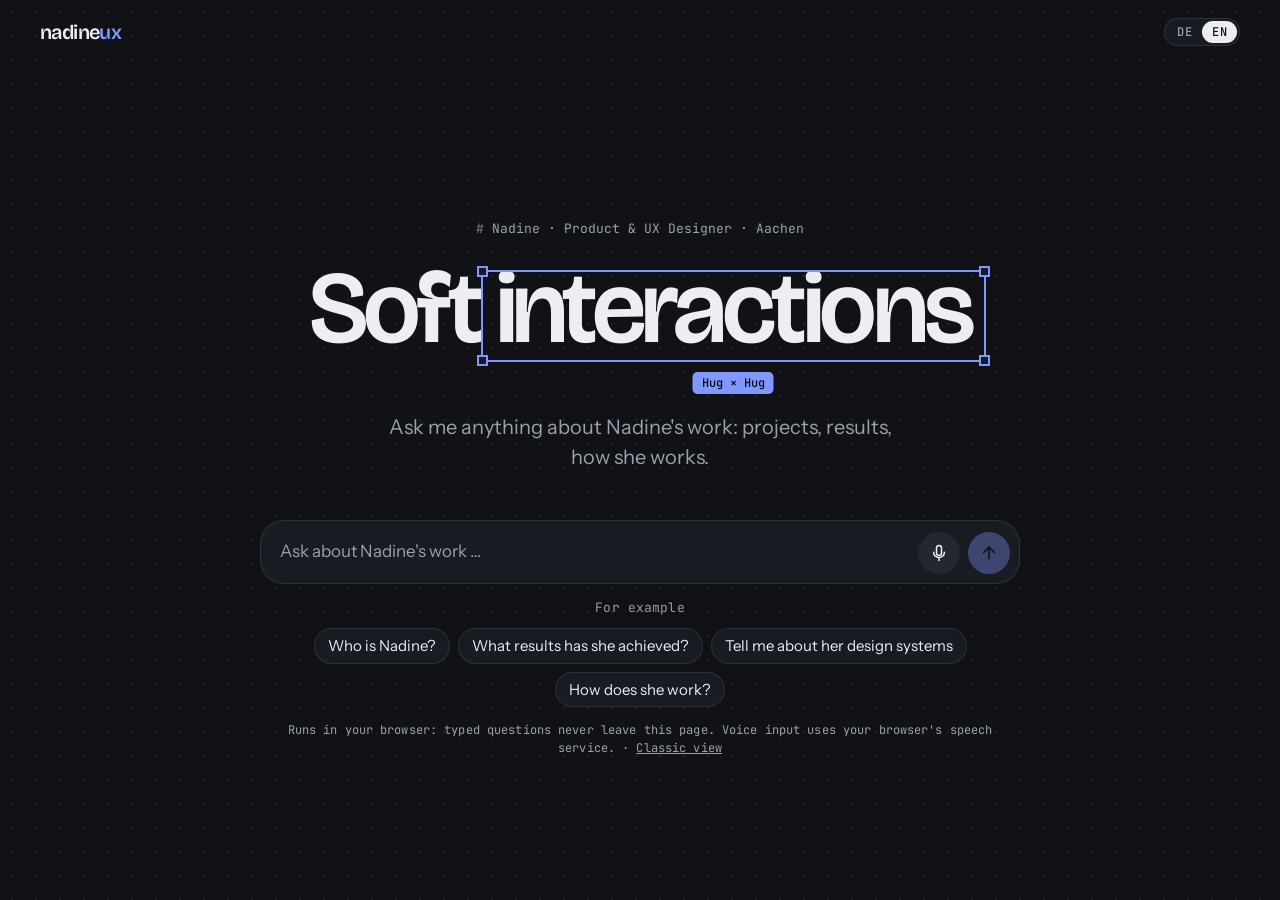
<file: index.html>
<!doctype html>
<html lang="en">
<head>
  <meta charset="utf-8">
  <meta name="viewport" content="width=device-width, initial-scale=1, viewport-fit=cover, interactive-widget=resizes-content">
  <title>Soft Interactions</title>
  <meta name="description" content="Nadine, Product & UX Designer in Aachen. Ask about her work, projects and results in a small chat that runs in your browser.">
  <meta property="og:title" content="Soft Interactions · Nadine, Product & UX Designer">
  <meta property="og:description" content="Ask about Nadine's work: projects, results and how she works. In German or English.">
  <meta property="og:type" content="website">
  <meta property="og:url" content="https://nadineux.com/">
  <meta name="theme-color" content="#101216">
  <link rel="icon" href="assets/favicon.svg" type="image/svg+xml">
  <link rel="preconnect" href="https://fonts.googleapis.com">
  <link rel="preconnect" href="https://fonts.gstatic.com" crossorigin>
  <link rel="stylesheet" href="https://fonts.googleapis.com/css2?family=Bricolage+Grotesque:opsz,wght@12..96,400..700&family=Instrument+Sans:wght@400;500;600&family=JetBrains+Mono:wght@400;500&display=swap">
  <link rel="stylesheet" href="assets/style.css">
</head>
<body class="chat-page">
  <div class="chat-app">
    <header class="chat-header">
      <a class="logo" href="./" aria-label="Nadine UX, home">nadine<span>ux</span></a>
      <div class="chat-controls">
        <button class="chat-reset" type="button">New chat</button>
        <div class="lang-toggle" role="group" aria-label="Language">
          <button type="button" data-lang-btn="de" aria-pressed="false">DE</button>
          <button type="button" data-lang-btn="en" aria-pressed="true">EN</button>
        </div>
      </div>
    </header>

    <main class="chat-main">
      <section class="chat-hero">
        <span class="frame-label">Nadine · Product &amp; UX Designer · Aachen</span>
        <h1>Soft <span class="sel">interactions<span class="sel-box" aria-hidden="true"><i></i><i></i><i></i><i></i><b class="sel-dim">Hug × Hug</b></span></span></h1>
        <p class="chat-lede">Ask me anything about Nadine's work: projects, results, how she works.</p>
      </section>
      <div class="chat-log" role="log" aria-live="polite" aria-relevant="additions"></div>
    </main>

    <div class="chat-dock">
      <form class="composer" autocomplete="off">
        <span class="composer-handles" aria-hidden="true"><i></i><i></i><i></i><i></i></span>
        <label class="visually-hidden" for="chat-input">Your question</label>
        <textarea id="chat-input" rows="1" placeholder="Ask about Nadine's work …"></textarea>
        <button class="composer-mic" type="button" aria-label="Ask by voice">
          <svg viewBox="0 0 24 24" width="20" height="20" aria-hidden="true"><path d="M12 15a3 3 0 0 0 3-3V6a3 3 0 1 0-6 0v6a3 3 0 0 0 3 3Z" fill="none" stroke="currentColor" stroke-width="1.8"/><path d="M5.5 11a6.5 6.5 0 0 0 13 0M12 17.5V21" fill="none" stroke="currentColor" stroke-width="1.8" stroke-linecap="round"/></svg>
        </button>
        <button class="composer-send" type="submit" aria-label="Send" disabled>
          <svg viewBox="0 0 24 24" width="20" height="20" aria-hidden="true"><path d="M12 19V5M5.5 11.5 12 5l6.5 6.5" fill="none" stroke="currentColor" stroke-width="2" stroke-linecap="round" stroke-linejoin="round"/></svg>
        </button>
      </form>
      <div class="starters">
        <span class="starters-label mono">For example</span>
        <div class="starters-chips q-chips"></div>
      </div>
      <p class="privacy mono"><span class="privacy-text">Runs in your browser: typed questions never leave this page.</span> · <a class="classic-link" href="classic.html">Classic view</a></p>
    </div>
    <div class="chat-spacer" aria-hidden="true"></div>
  </div>

  <script src="assets/kb.js" defer></script>
  <script src="assets/chat.js" defer></script>
  <script src="assets/main.js" defer></script>
</body>
</html>
</file>
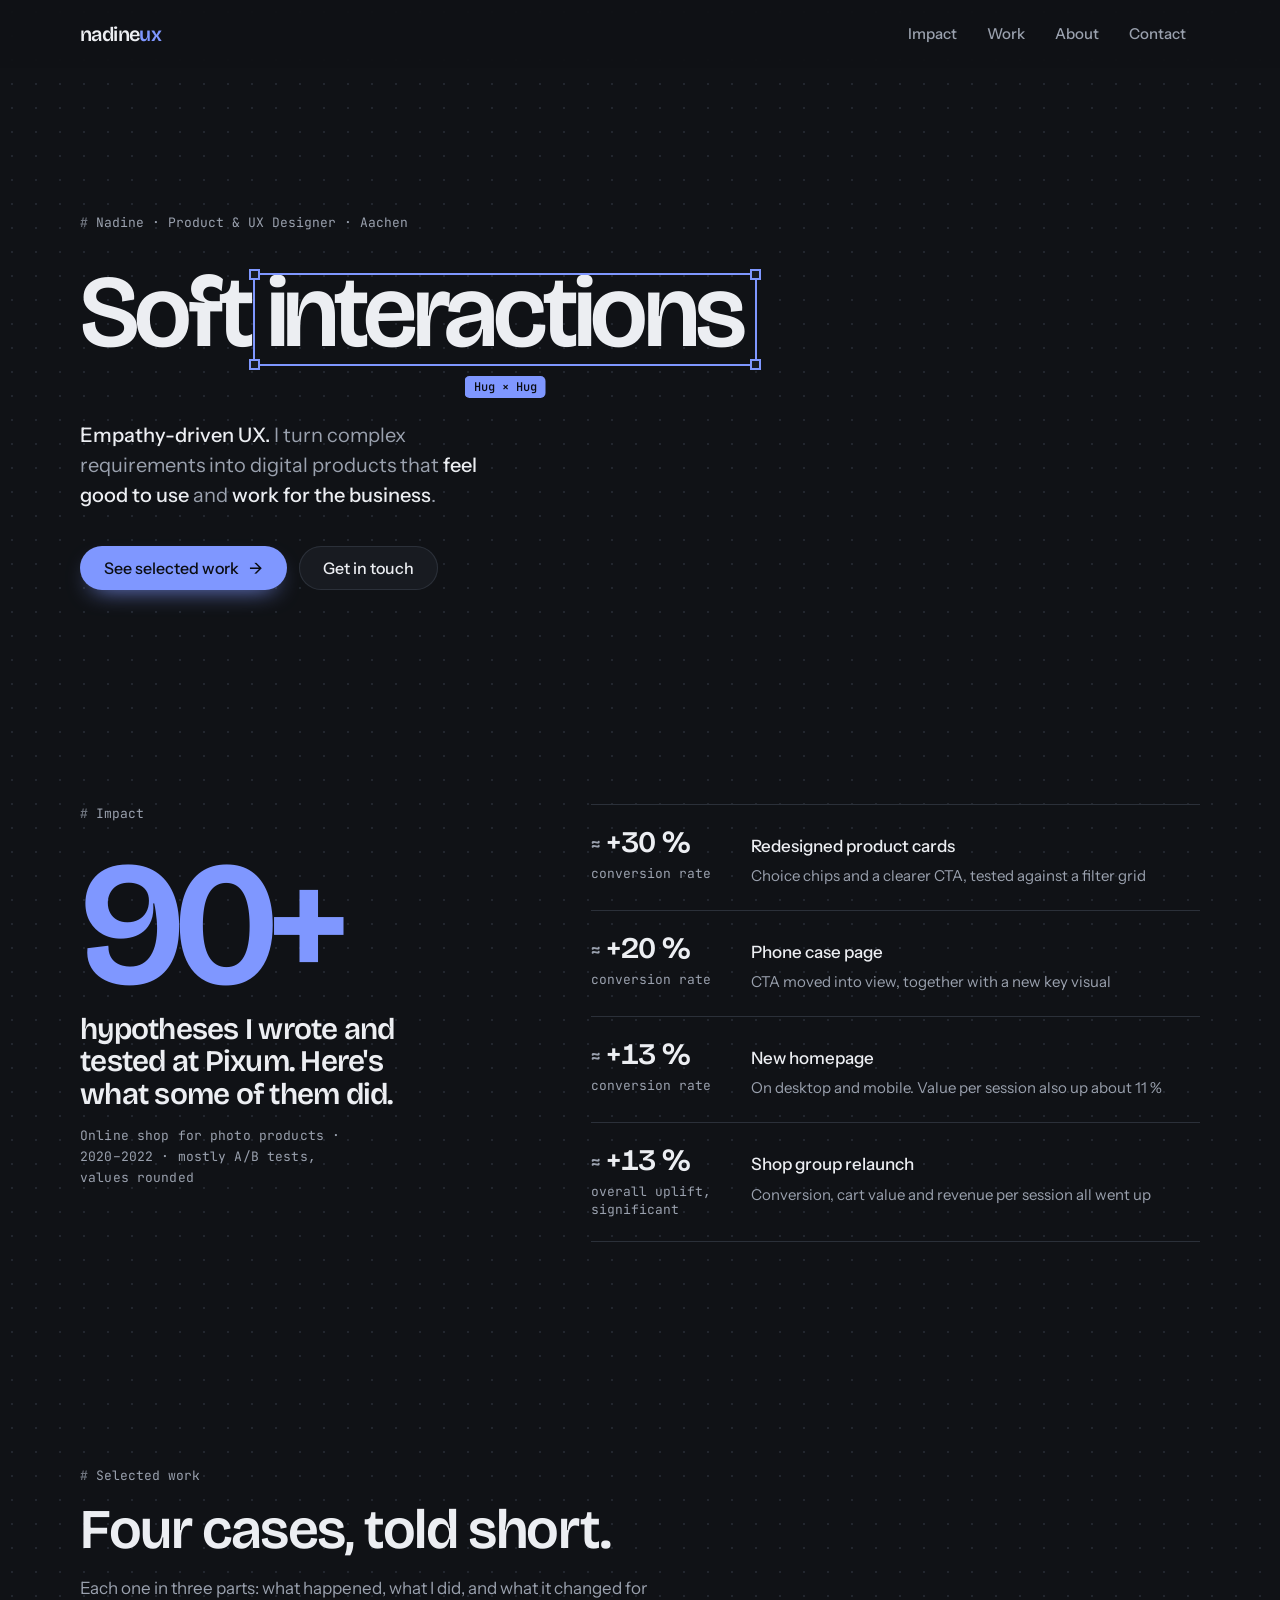
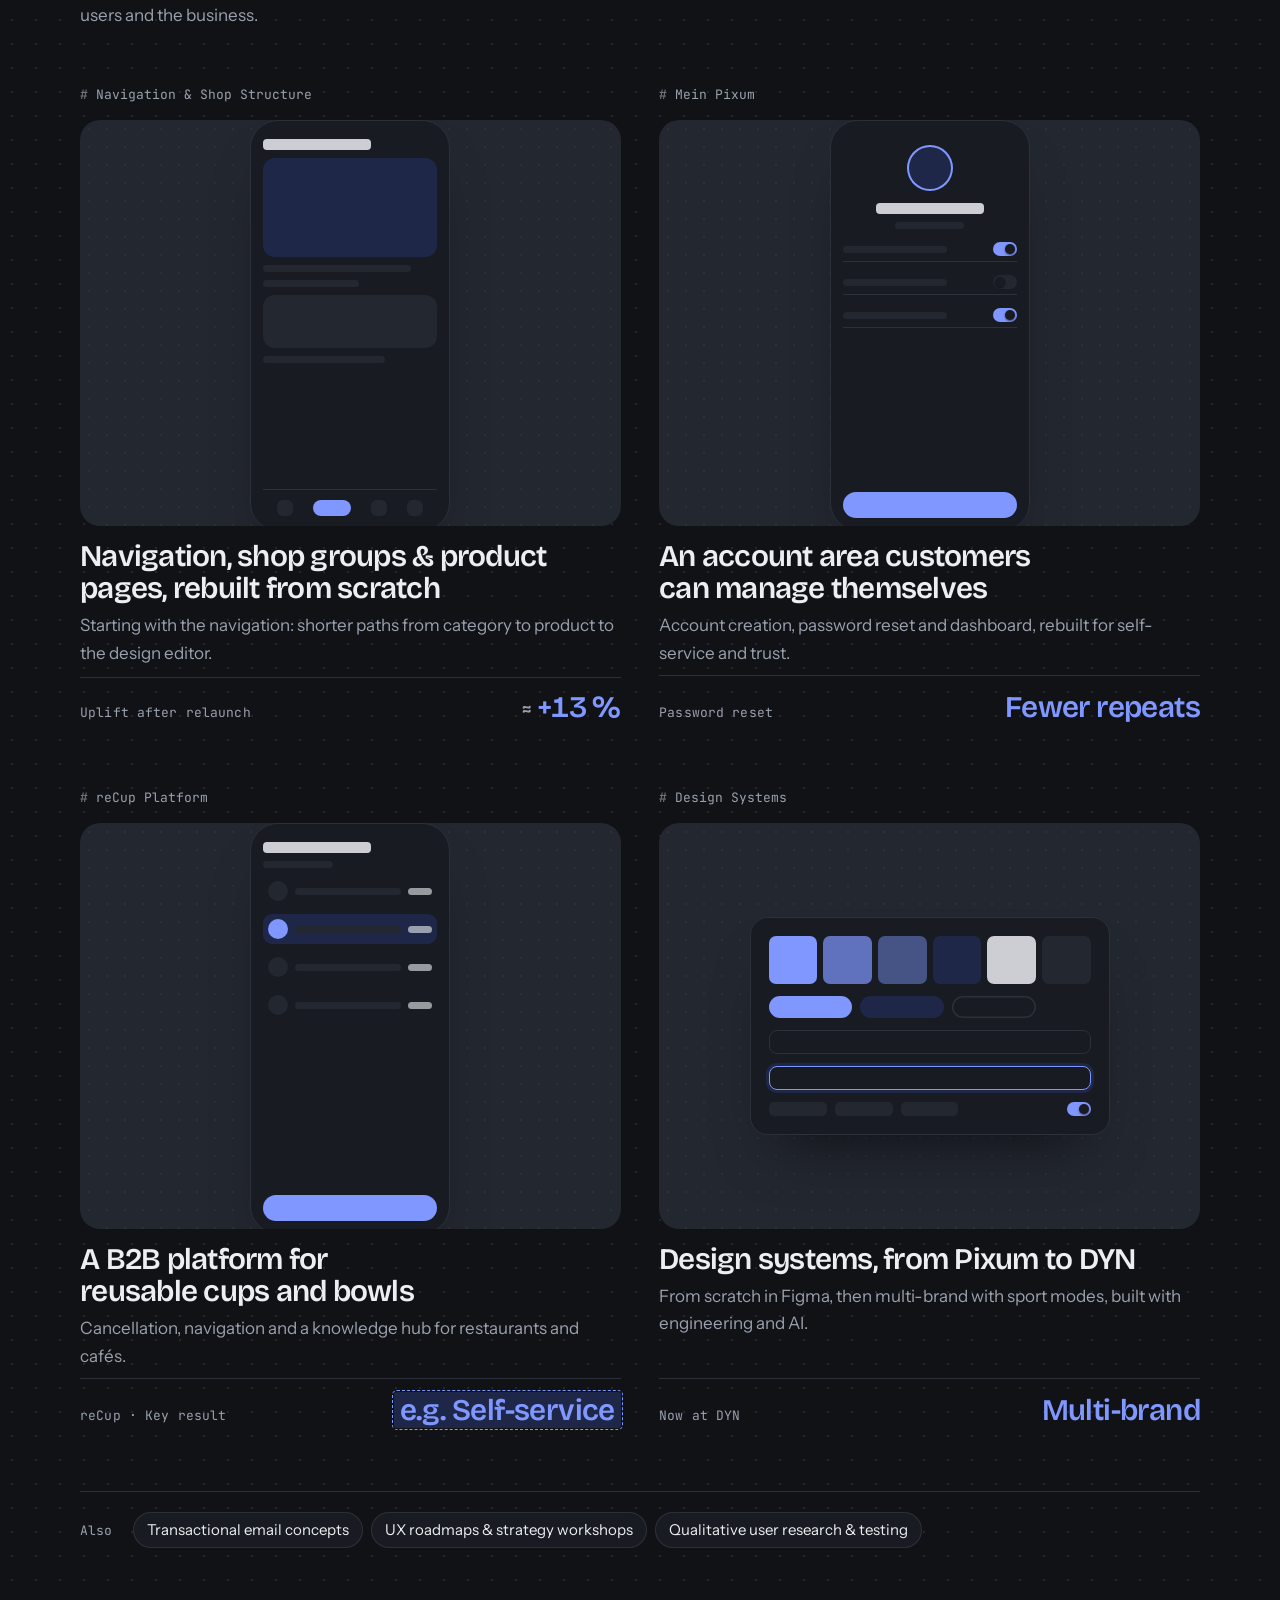
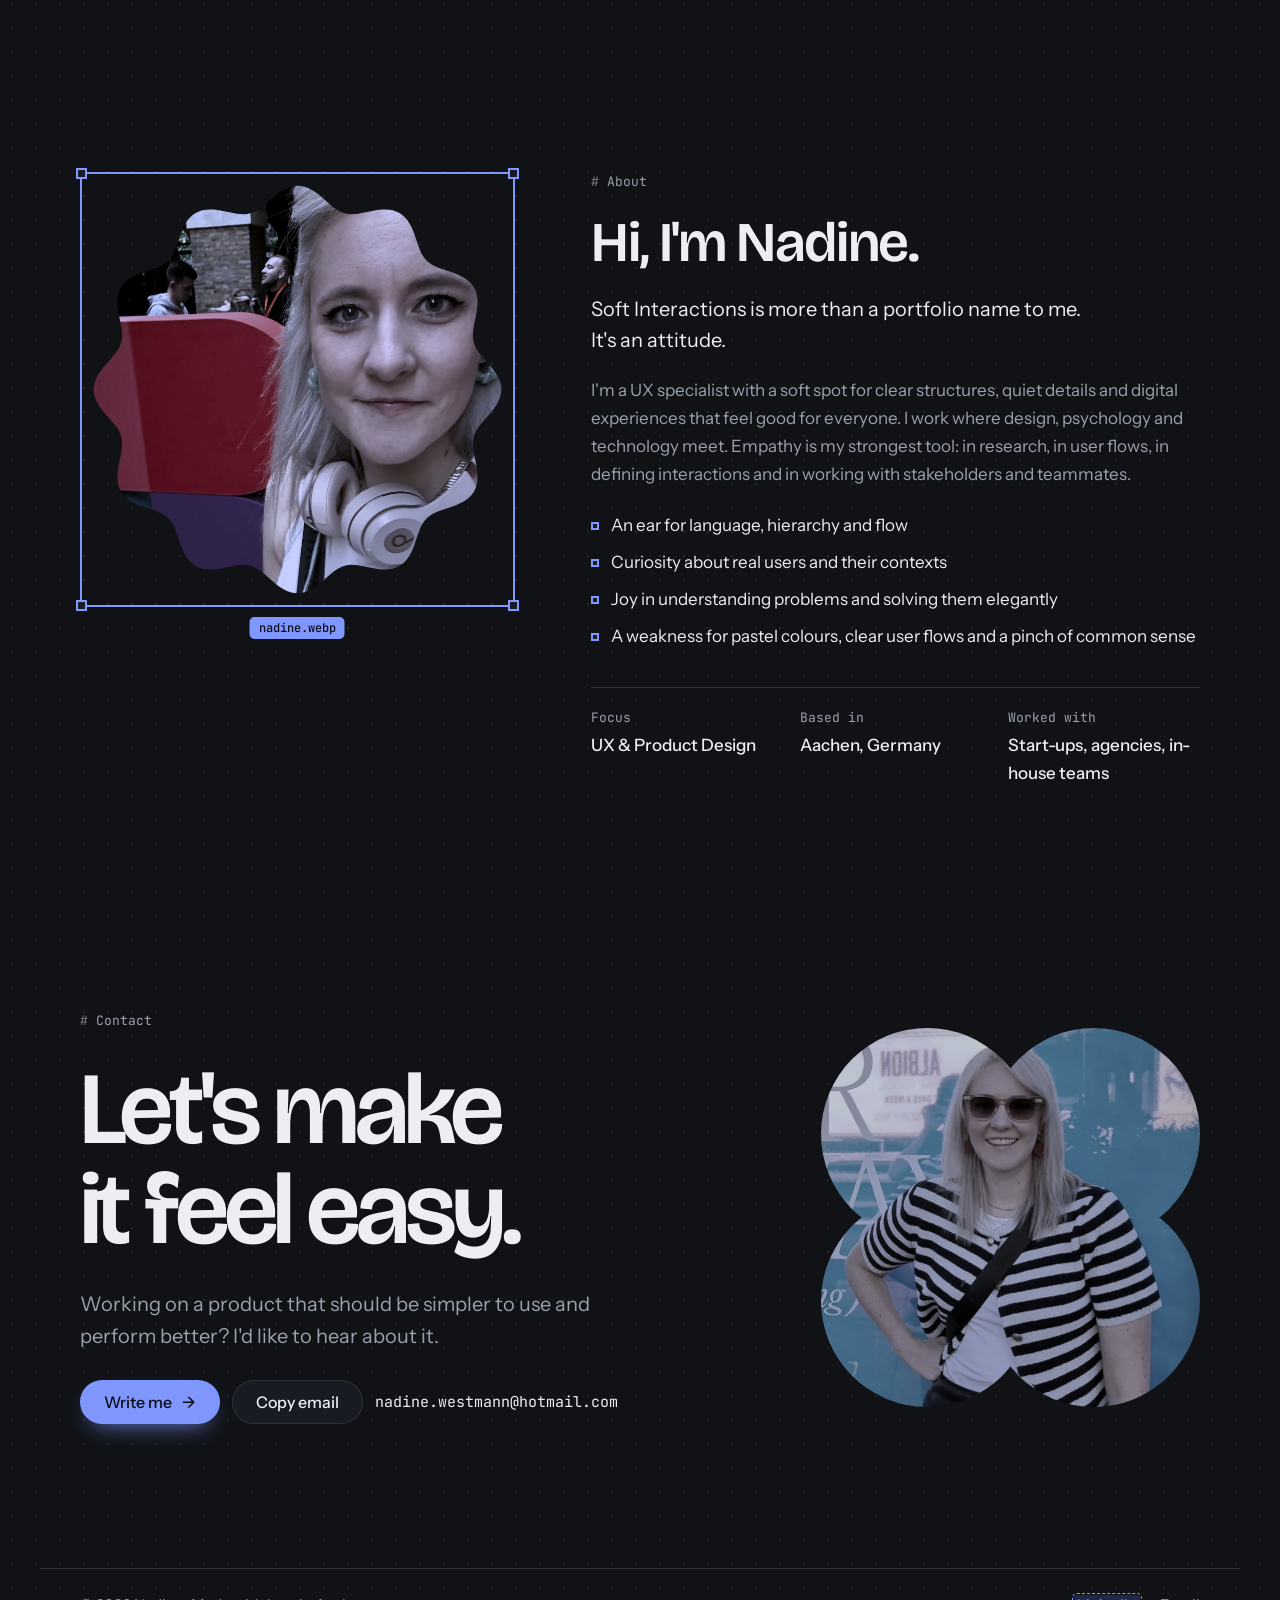
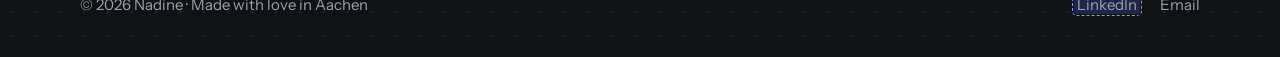
<file: classic.html>
<!doctype html>
<html lang="en">
<head>
  <meta charset="utf-8">
  <meta name="viewport" content="width=device-width, initial-scale=1, viewport-fit=cover">
  <title>Portfolio · Soft Interactions</title>
  <meta name="description" content="Nadine, UX designer in Aachen. Empathy-driven UX: digital products that feel good to use and work for the business.">
  <meta property="og:title" content="Soft Interactions · Nadine, Product & UX Designer">
  <meta property="og:description" content="Case studies on shop structure and the customer account at Pixum, a B2B platform at reCup, and design systems up to DYN.">
  <meta property="og:type" content="website">
  <meta property="og:url" content="https://nadineux.com/">
  <meta name="theme-color" content="#101216">
  <link rel="icon" href="assets/favicon.svg" type="image/svg+xml">
  <link rel="preconnect" href="https://fonts.googleapis.com">
  <link rel="preconnect" href="https://fonts.gstatic.com" crossorigin>
  <link rel="stylesheet" href="https://fonts.googleapis.com/css2?family=Bricolage+Grotesque:opsz,wght@12..96,400..700&family=Instrument+Sans:wght@400;500;600&family=JetBrains+Mono:wght@400;500&display=swap">
  <link rel="stylesheet" href="assets/style.css">
</head>
<body>
  <header class="site-header">
    <div class="wrap">
      <a class="logo" href="#top" aria-label="Nadine UX, home">nadine<span>ux</span></a>
      <nav class="site-nav" aria-label="Main">
        <ul>
          <li class="nav-opt"><a href="#impact">Impact</a></li>
          <li><a href="#work">Work</a></li>
          <li><a href="#about">About</a></li>
          <li><a href="#contact">Contact</a></li>
        </ul>
      </nav>
    </div>
  </header>

  <main id="top">
    <section class="hero wrap">
      <span class="frame-label">Nadine · Product &amp; UX Designer · Aachen</span>
      <h1>Soft <span class="sel">interactions<span class="sel-box" aria-hidden="true"><i></i><i></i><i></i><i></i><b class="sel-dim">Hug × Hug</b></span></span></h1>
      <p class="lede"><strong>Empathy-driven UX.</strong> I turn complex requirements into digital products that <strong>feel good to use</strong> and <strong>work for the business</strong>.</p>
      <div class="hero-actions">
        <a class="btn btn-primary" href="#work">See selected work <span class="arrow" aria-hidden="true">→</span></a>
        <a class="btn btn-ghost" href="#contact">Get in touch</a>
      </div>
    </section>

    <section id="impact" class="section wrap">
      <div class="impact-layout">
        <div class="impact-lead">
          <span class="frame-label">Impact</span>
          <p class="lead-num" aria-hidden="true">90+</p>
          <h2><span class="visually-hidden">90+ </span>hypotheses I wrote and tested at Pixum. Here's what some of them did.</h2>
          <p class="mono note">Online shop for photo products · 2020–2022 · mostly A/B tests, values rounded</p>
        </div>
        <ul class="ledger">
          <li>
            <strong class="v"><span class="approx">≈</span> +30 %<span class="unit">conversion rate</span></strong>
            <span class="what">Redesigned product cards<span class="how">Choice chips and a clearer CTA, tested against a filter grid</span></span>
          </li>
          <li>
            <strong class="v"><span class="approx">≈</span> +20 %<span class="unit">conversion rate</span></strong>
            <span class="what">Phone case page<span class="how">CTA moved into view, together with a new key visual</span></span>
          </li>
          <li>
            <strong class="v"><span class="approx">≈</span> +13 %<span class="unit">conversion rate</span></strong>
            <span class="what">New homepage<span class="how">On desktop and mobile. Value per session also up about 11 %</span></span>
          </li>
          <li>
            <strong class="v"><span class="approx">≈</span> +13 %<span class="unit">overall uplift, significant</span></strong>
            <span class="what">Shop group relaunch<span class="how">Conversion, cart value and revenue per session all went up</span></span>
          </li>
        </ul>
      </div>
    </section>

    <section id="work" class="section wrap">
      <div class="section-head">
        <span class="frame-label">Selected work</span>
        <h2>Four cases, told short.</h2>
        <p>Each one in three parts: what happened, what I did, and what it changed for users and the business.</p>
      </div>

      <div class="work-grid">
        <a class="case" href="work/shop-groups.html">
          <span class="frame-label">Navigation &amp; Shop Structure</span>
          <div class="case-visual" aria-hidden="true">
            <div class="phone">
              <div class="ln h"></div>
              <div class="blk"></div>
              <div class="ln w85"></div>
              <div class="ln w55"></div>
              <div class="blk sm"></div>
              <div class="ln w70"></div>
              <div class="tabbar push"><span class="tab"></span><span class="tab on"></span><span class="tab"></span><span class="tab"></span></div>
            </div>
          </div>
          <div class="case-body">
            <h3>Navigation, shop groups &amp; product pages, rebuilt from scratch</h3>
            <p>Starting with the navigation: shorter paths from category to product to the design editor.</p>
            <div class="kpi"><span class="mono">Uplift after relaunch</span><strong><span class="approx">≈</span> +13 %</strong></div>
          </div>
        </a>

        <a class="case" href="work/my-pixum.html">
          <span class="frame-label">Mein Pixum</span>
          <div class="case-visual" aria-hidden="true">
            <div class="phone">
              <div class="avatar"></div>
              <div class="ln h center"></div>
              <div class="ln w40 center"></div>
              <div class="set"><span class="ln"></span><span class="tg on"></span></div>
              <div class="set"><span class="ln"></span><span class="tg"></span></div>
              <div class="set"><span class="ln"></span><span class="tg on"></span></div>
              <div class="cta push"></div>
            </div>
          </div>
          <div class="case-body">
            <h3>An account area customers can manage themselves</h3>
            <p>Account creation, password reset and dashboard, rebuilt for self-service and trust.</p>
            <div class="kpi"><span class="mono">Password reset</span><strong class="word">Fewer repeats</strong></div>
          </div>
        </a>
        <a class="case" href="work/recup-platform.html">
          <span class="frame-label">reCup Platform</span>
          <div class="case-visual" aria-hidden="true">
            <div class="phone">
              <div class="ln h"></div>
              <div class="ln w40"></div>
              <div class="row"><span class="av"></span><span class="ln"></span><span class="amt"></span></div>
              <div class="row hl"><span class="av"></span><span class="ln"></span><span class="amt"></span></div>
              <div class="row"><span class="av"></span><span class="ln"></span><span class="amt"></span></div>
              <div class="row"><span class="av"></span><span class="ln"></span><span class="amt"></span></div>
              <div class="cta push"></div>
            </div>
          </div>
          <div class="case-body">
            <h3>A B2B platform for reusable cups and bowls</h3>
            <p>Cancellation, navigation and a knowledge hub for restaurants and cafés.</p>
            <div class="kpi"><span class="mono">reCup · Key result</span><strong class="word"><span class="todo">e.g. Self-service</span></strong></div>
          </div>
        </a>

        <a class="case" href="work/design-systems.html">
          <span class="frame-label">Design Systems</span>
          <div class="case-visual" aria-hidden="true">
            <div class="sheet">
              <div class="swatches"><span></span><span></span><span></span><span></span><span></span><span></span></div>
              <div class="sheet-row"><span class="pill"></span><span class="pill soft"></span><span class="pill ghost"></span></div>
              <div class="field"></div>
              <div class="field focus"></div>
              <div class="sheet-row"><span class="chip"></span><span class="chip"></span><span class="chip"></span><span class="tg on"></span></div>
            </div>
          </div>
          <div class="case-body">
            <h3>Design systems, from Pixum to DYN</h3>
            <p>From scratch in Figma, then multi-brand with sport modes, built with engineering and AI.</p>
            <div class="kpi"><span class="mono">Now at DYN</span><strong class="word">Multi-brand</strong></div>
          </div>
        </a>
      </div>

      <div class="more-work">
        <span class="mono">Also</span>
        <ul>
          <li>Transactional email concepts</li>
          <li>UX roadmaps &amp; strategy workshops</li>
          <li>Qualitative user research &amp; testing</li>
        </ul>
      </div>
    </section>

    <section id="about" class="section wrap">
      <div class="about">
        <div class="portrait">
          <div class="shape shape-flower duo">
            <img src="assets/img/portrait.webp" width="800" height="800" alt="Nadine next to a giant Figma logo at Config, Figma's design conference" loading="lazy" decoding="async">
          </div>
          <span class="sel-box" aria-hidden="true"><i></i><i></i><i></i><i></i><b class="sel-dim">nadine.webp</b></span>
        </div>
        <div class="about-text">
          <span class="frame-label">About</span>
          <h2>Hi, I'm Nadine.</h2>
          <p>Soft Interactions is more than a portfolio name to me. It's an attitude.</p>
          <p class="about-body">I'm a UX specialist with a soft spot for clear structures, quiet details and digital experiences that feel good for everyone. I work where design, psychology and technology meet. Empathy is my strongest tool: in research, in user flows, in defining interactions and in working with stakeholders and teammates.</p>
          <ul class="traits">
            <li>An ear for language, hierarchy and flow</li>
            <li>Curiosity about real users and their contexts</li>
            <li>Joy in understanding problems and solving them elegantly</li>
            <li>A weakness for pastel colours, clear user flows and a pinch of common sense</li>
          </ul>
          <dl class="facts">
            <div><dt>Focus</dt><dd>UX &amp; Product Design</dd></div>
            <div><dt>Based in</dt><dd>Aachen, Germany</dd></div>
            <div><dt>Worked with</dt><dd>Start-ups, agencies, in-house teams</dd></div>
          </dl>
        </div>
      </div>
    </section>

    <section id="contact" class="section wrap">
      <div class="contact-layout">
        <div class="contact">
          <span class="frame-label">Contact</span>
          <h2>Let's make it feel easy.</h2>
          <p>Working on a product that should be simpler to use and perform better? I'd like to hear about it.</p>
          <div class="contact-actions">
            <a class="btn btn-primary" href="mailto:nadine.westmann@hotmail.com">Write me <span class="arrow" aria-hidden="true">→</span></a>
            <button class="btn btn-ghost" type="button" data-copy="nadine.westmann@hotmail.com">Copy email</button>
            <span class="email">nadine.westmann@hotmail.com</span>
          </div>
        </div>
        <div class="contact-photo">
          <div class="shape shape-clover duo">
            <img src="assets/img/contact.webp" width="640" height="854" alt="Nadine smiling in front of a blue poster wall" loading="lazy" decoding="async" style="object-position: 50% 12%">
          </div>
        </div>
      </div>
    </section>
  </main>

  <footer class="site-footer">
    <div class="wrap">
      <span>© 2026 Nadine · Made with love in Aachen</span>
      <ul>
        <li><a href="#" class="todo">LinkedIn</a></li>
        <li><a href="mailto:nadine.westmann@hotmail.com">Email</a></li>
      </ul>
    </div>
  </footer>

  <script src="assets/main.js" defer></script>
</body>
</html>
</file>
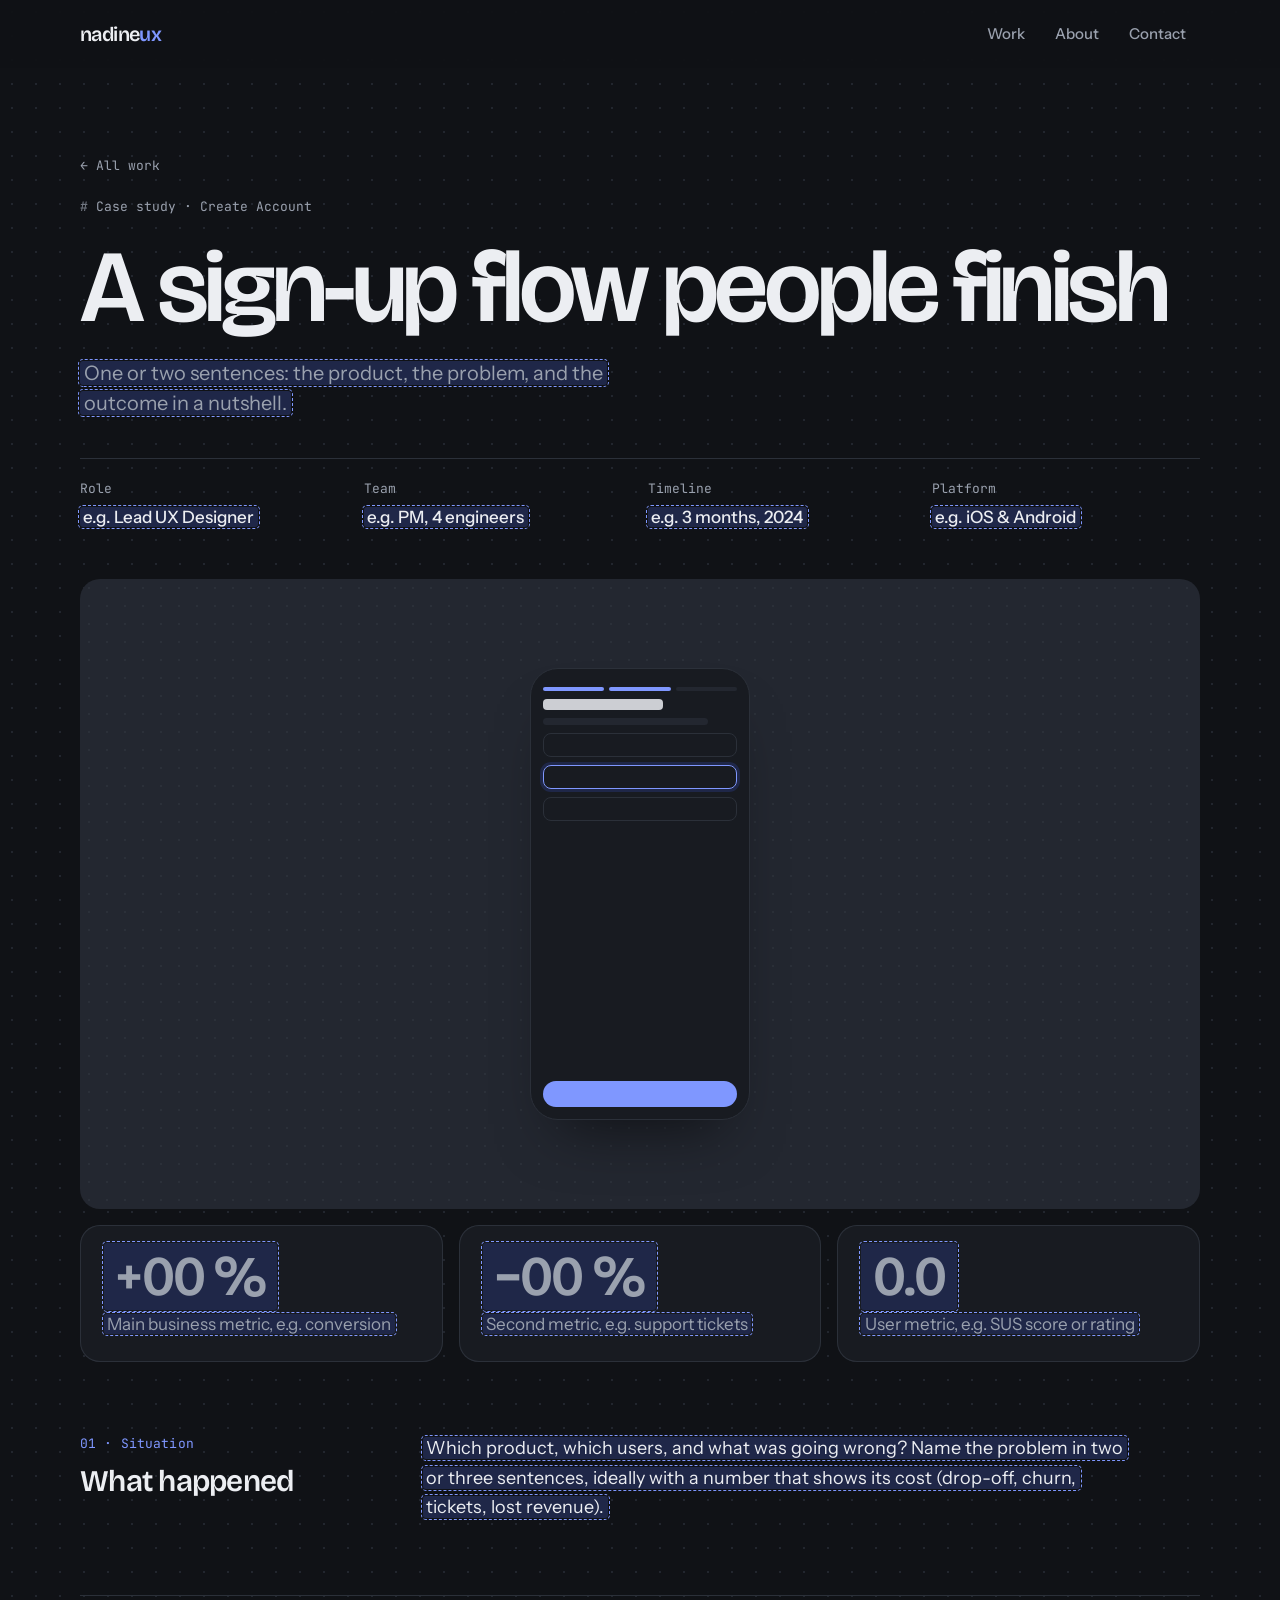
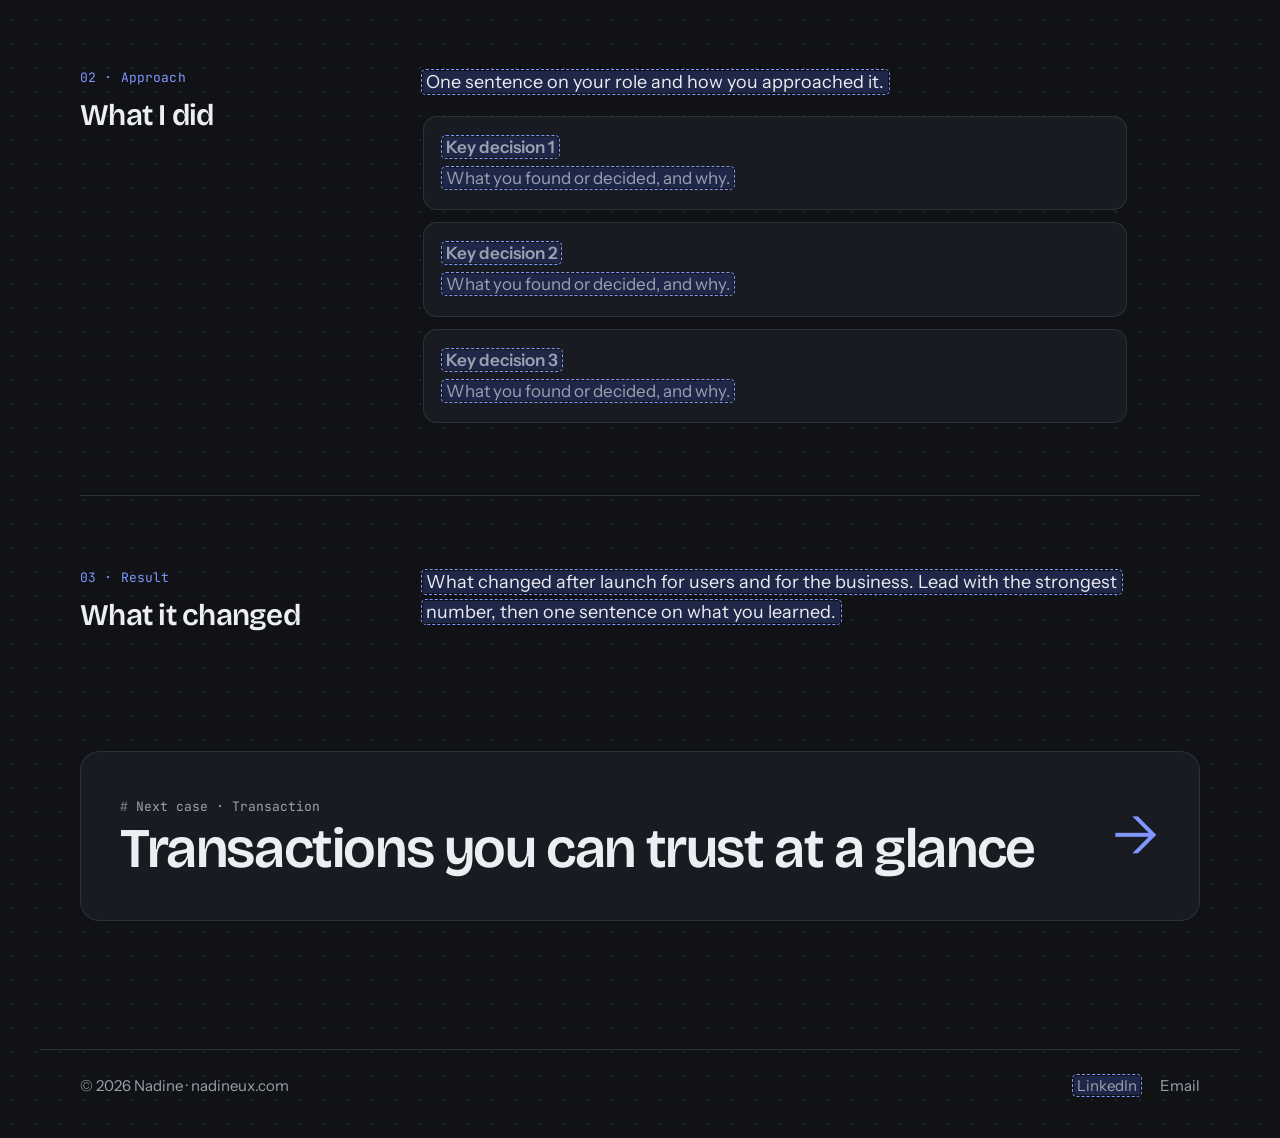
<file: work/create-account.html>
<!doctype html>
<html lang="en">
<head>
  <meta charset="utf-8">
  <meta name="viewport" content="width=device-width, initial-scale=1, viewport-fit=cover">
  <title>Create Account · Soft Interactions</title>
  <meta name="description" content="Create Account UX case study by Nadine: the situation, what I did, and the result.">
  <meta property="og:title" content="A sign-up flow people finish · Nadine, Product &amp; UX Designer">
  <meta property="og:type" content="article">
  <meta property="og:url" content="https://nadineux.com/work/create-account.html">
  <meta name="theme-color" content="#101216">
  <link rel="icon" href="../assets/favicon.svg" type="image/svg+xml">
  <link rel="preconnect" href="https://fonts.googleapis.com">
  <link rel="preconnect" href="https://fonts.gstatic.com" crossorigin>
  <link rel="stylesheet" href="https://fonts.googleapis.com/css2?family=Bricolage+Grotesque:opsz,wght@12..96,400..700&family=Instrument+Sans:wght@400;500;600&family=JetBrains+Mono:wght@400;500&display=swap">
  <link rel="stylesheet" href="../assets/style.css">
</head>
<body>
  <header class="site-header">
    <div class="wrap">
      <a class="logo" href="../index.html" aria-label="Nadine UX, home">nadine<span>ux</span></a>
      <nav class="site-nav" aria-label="Main">
        <ul>
          <li><a href="../index.html#work">Work</a></li>
          <li><a href="../index.html#about">About</a></li>
          <li><a href="../index.html#contact">Contact</a></li>
        </ul>
      </nav>
    </div>
  </header>

  <main>
    <section class="cs-hero wrap">
      <a class="back" href="../index.html#work">← All work</a>
      <span class="frame-label">Case study · Create Account</span>
      <h1>A sign-up flow people finish</h1>
      <p class="lede"><span class="todo">One or two sentences: the product, the problem, and the outcome in a nutshell.</span></p>
      <dl class="meta">
        <div><dt>Role</dt><dd><span class="todo">e.g. Lead UX Designer</span></dd></div>
        <div><dt>Team</dt><dd><span class="todo">e.g. PM, 4 engineers</span></dd></div>
        <div><dt>Timeline</dt><dd><span class="todo">e.g. 3 months, 2024</span></dd></div>
        <div><dt>Platform</dt><dd><span class="todo">e.g. iOS &amp; Android</span></dd></div>
      </dl>
    </section>

    <section class="wrap" aria-label="Results">
      <div class="case-visual cs-visual" aria-hidden="true">
        <div class="phone">
              <div class="steps"><span class="on"></span><span class="on"></span><span></span></div>
              <div class="ln h"></div>
              <div class="ln w85"></div>
              <div class="field"></div>
              <div class="field focus"></div>
              <div class="field"></div>
              <div class="cta push"></div>
            </div>
      </div>
      <div class="results">
        <div class="result"><strong><span class="todo">+00 %</span></strong><span><span class="todo">Main business metric, e.g. conversion</span></span></div>
        <div class="result"><strong><span class="todo">−00 %</span></strong><span><span class="todo">Second metric, e.g. support tickets</span></span></div>
        <div class="result"><strong><span class="todo">0.0</span></strong><span><span class="todo">User metric, e.g. SUS score or rating</span></span></div>
      </div>
    </section>

    <article class="wrap">
      <section class="story">
        <div class="story-label">
          <span class="mono">01 · Situation</span>
          <h2>What happened</h2>
        </div>
        <div class="story-body">
          <p><span class="todo">Which product, which users, and what was going wrong? Name the problem in two or three sentences, ideally with a number that shows its cost (drop-off, churn, tickets, lost revenue).</span></p>
        </div>
      </section>

      <section class="story">
        <div class="story-label">
          <span class="mono">02 · Approach</span>
          <h2>What I did</h2>
        </div>
        <div class="story-body">
          <p><span class="todo">One sentence on your role and how you approached it.</span></p>
          <ul class="decisions">
            <li><strong><span class="todo">Key decision 1</span></strong><span><span class="todo">What you found or decided, and why.</span></span></li>
            <li><strong><span class="todo">Key decision 2</span></strong><span><span class="todo">What you found or decided, and why.</span></span></li>
            <li><strong><span class="todo">Key decision 3</span></strong><span><span class="todo">What you found or decided, and why.</span></span></li>
          </ul>
        </div>
      </section>

      <section class="story">
        <div class="story-label">
          <span class="mono">03 · Result</span>
          <h2>What it changed</h2>
        </div>
        <div class="story-body">
          <p><span class="todo">What changed after launch for users and for the business. Lead with the strongest number, then one sentence on what you learned.</span></p>
        </div>
      </section>

      <a class="next-case" href="transaction.html">
        <div>
          <span class="frame-label">Next case · Transaction</span>
          <h2>Transactions you can trust at a glance</h2>
        </div>
        <span class="arrow" aria-hidden="true">→</span>
      </a>
    </article>
  </main>

  <footer class="site-footer">
    <div class="wrap">
      <span>© 2026 Nadine · nadineux.com</span>
      <ul>
        <li><a href="#" class="todo">LinkedIn</a></li>
        <li><a href="mailto:hello@nadineux.com">Email</a></li>
      </ul>
    </div>
  </footer>
</body>
</html>
</file>
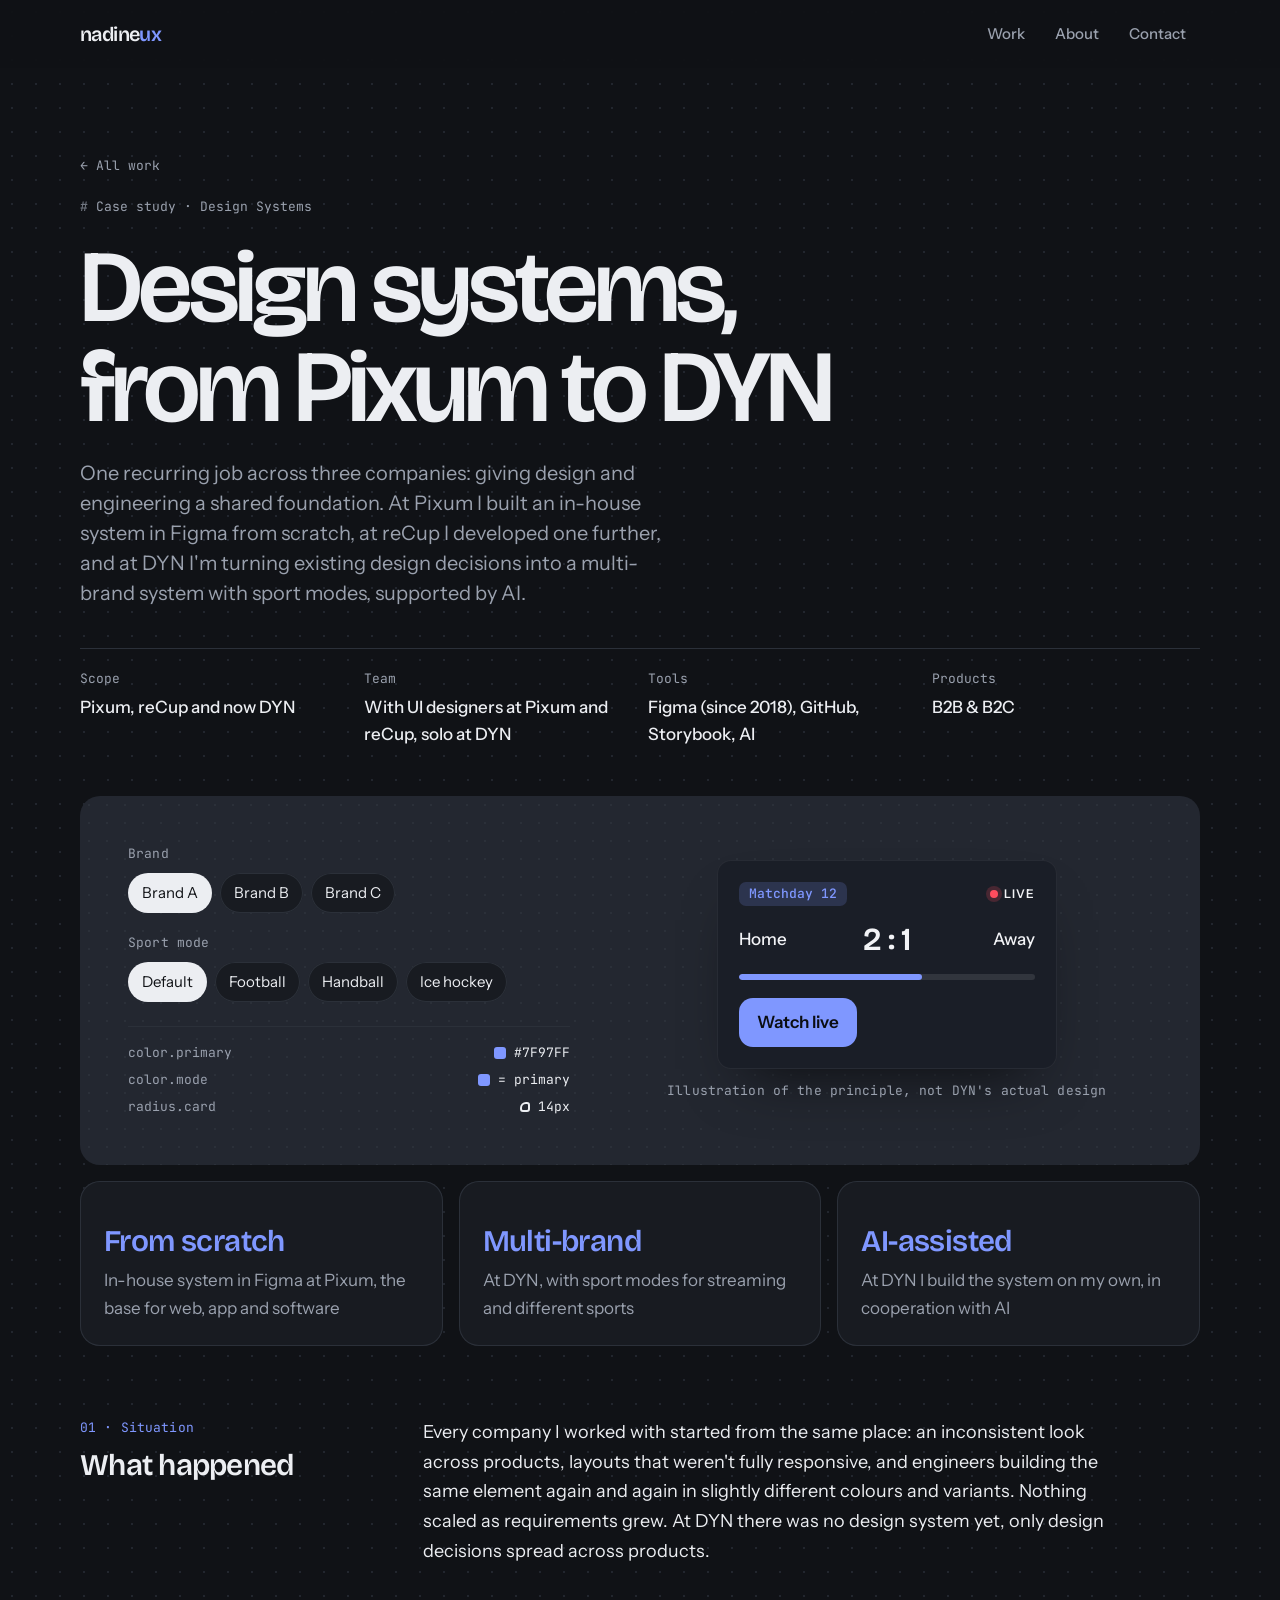
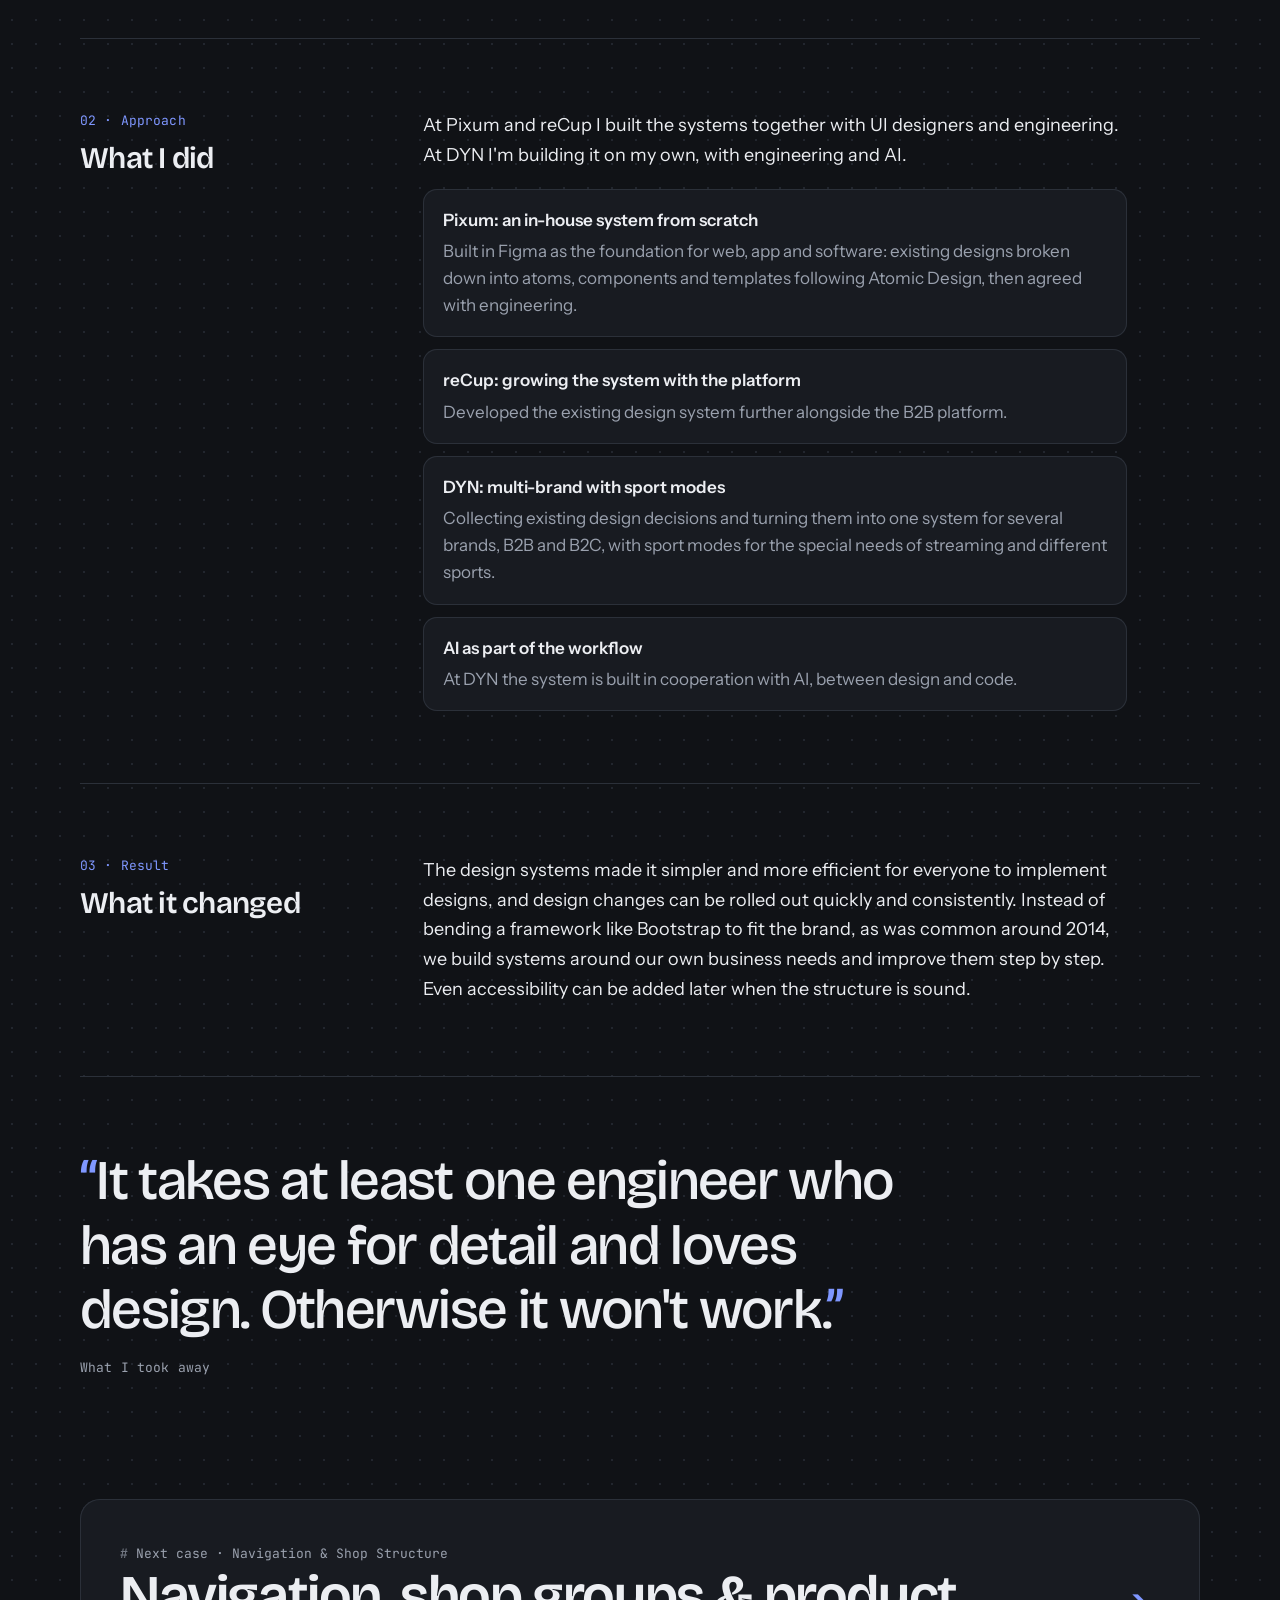
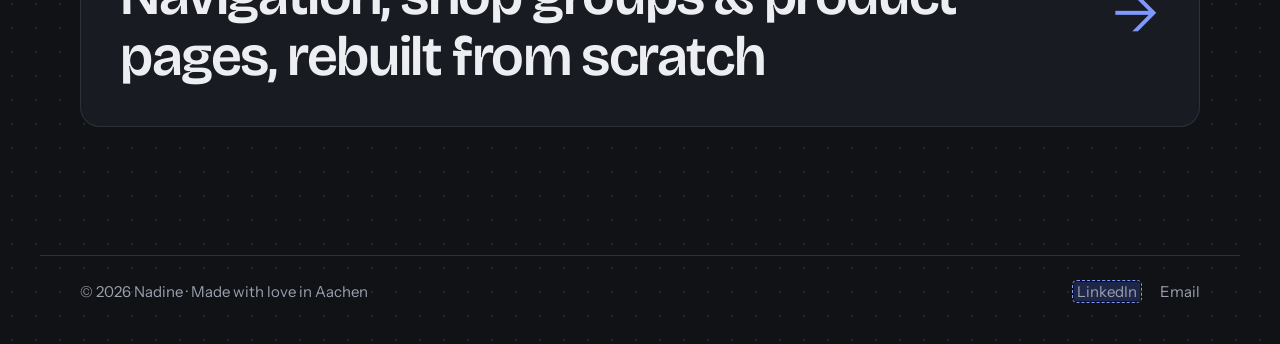
<file: work/design-systems.html>
<!doctype html>
<html lang="en">
<head>
  <meta charset="utf-8">
  <meta name="viewport" content="width=device-width, initial-scale=1, viewport-fit=cover">
  <title>Design Systems · Soft Interactions</title>
  <meta name="description" content="Design Systems case study by Nadine: the situation, what I did, and the result.">
  <meta property="og:title" content="Design systems, from Pixum to DYN · Nadine, Product &amp; UX Designer">
  <meta property="og:type" content="article">
  <meta property="og:url" content="https://nadineux.com/work/design-systems.html">
  <meta name="theme-color" content="#101216">
  <link rel="icon" href="../assets/favicon.svg" type="image/svg+xml">
  <link rel="preconnect" href="https://fonts.googleapis.com">
  <link rel="preconnect" href="https://fonts.gstatic.com" crossorigin>
  <link rel="stylesheet" href="https://fonts.googleapis.com/css2?family=Bricolage+Grotesque:opsz,wght@12..96,400..700&family=Instrument+Sans:wght@400;500;600&family=JetBrains+Mono:wght@400;500&display=swap">
  <link rel="stylesheet" href="../assets/style.css">
</head>
<body>
  <header class="site-header">
    <div class="wrap">
      <a class="logo" href="../index.html" aria-label="Nadine UX, home">nadine<span>ux</span></a>
      <nav class="site-nav" aria-label="Main">
        <ul>
          <li><a href="../index.html#work">Work</a></li>
          <li><a href="../index.html#about">About</a></li>
          <li><a href="../index.html#contact">Contact</a></li>
        </ul>
      </nav>
    </div>
  </header>

  <main>
    <section class="cs-hero wrap">
      <a class="back" href="../index.html#work">← All work</a>
      <span class="frame-label">Case study · Design Systems</span>
      <h1>Design systems, from Pixum to DYN</h1>
      <p class="lede">One recurring job across three companies: giving design and engineering a shared foundation. At Pixum I built an in-house system in Figma from scratch, at reCup I developed one further, and at DYN I'm turning existing design decisions into a multi-brand system with sport modes, supported by AI.</p>
      <dl class="meta">
        <div><dt>Scope</dt><dd>Pixum, reCup and now DYN</dd></div>
        <div><dt>Team</dt><dd>With UI designers at Pixum and reCup, solo at DYN</dd></div>
        <div><dt>Tools</dt><dd>Figma (since 2018), GitHub, Storybook, AI</dd></div>
        <div><dt>Products</dt><dd>B2B &amp; B2C</dd></div>
      </dl>
    </section>

    <section class="wrap" aria-label="Results">
      <div class="case-visual cs-visual ds-visual">
        <div class="ds-demo">
          <div class="ds-side">
            <fieldset class="ds-group">
              <legend class="mono">Brand</legend>
              <label><input type="radio" name="ds-brand" id="ds-brand-a" checked>Brand A</label>
              <label><input type="radio" name="ds-brand" id="ds-brand-b">Brand B</label>
              <label><input type="radio" name="ds-brand" id="ds-brand-c">Brand C</label>
            </fieldset>
            <fieldset class="ds-group">
              <legend class="mono">Sport mode</legend>
              <label><input type="radio" name="ds-mode" id="ds-mode-default" checked>Default</label>
              <label><input type="radio" name="ds-mode" id="ds-mode-football">Football</label>
              <label><input type="radio" name="ds-mode" id="ds-mode-handball">Handball</label>
              <label><input type="radio" name="ds-mode" id="ds-mode-hockey">Ice hockey</label>
            </fieldset>
            <dl class="ds-tokens">
              <div><dt>color.primary</dt><dd class="t-p"></dd></div>
              <div><dt>color.mode</dt><dd class="t-m"></dd></div>
              <div><dt>radius.card</dt><dd class="t-r"></dd></div>
            </dl>
          </div>
          <div class="ds-stage">
            <div class="ds-card" aria-hidden="true">
              <div class="ds-card-top"><span class="ds-tag"></span><span class="ds-live">Live</span></div>
              <div class="ds-teams"><span>Home</span><strong>2 : 1</strong><span>Away</span></div>
              <div class="ds-bar"><span></span></div>
              <span class="ds-btn">Watch live</span>
            </div>
            <p class="ds-note mono">Illustration of the principle, not DYN's actual design</p>
          </div>
        </div>
      </div>
      <div class="results">
        <div class="result"><strong><span class="word">From scratch</span></strong><span>In-house system in Figma at Pixum, the base for web, app and software</span></div>
        <div class="result"><strong><span class="word">Multi-brand</span></strong><span>At DYN, with sport modes for streaming and different sports</span></div>
        <div class="result"><strong><span class="word">AI-assisted</span></strong><span>At DYN I build the system on my own, in cooperation with AI</span></div>
      </div>
    </section>

    <article class="wrap">
      <section class="story">
        <div class="story-label">
          <span class="mono">01 · Situation</span>
          <h2>What happened</h2>
        </div>
        <div class="story-body">
          <p>Every company I worked with started from the same place: an inconsistent look across products, layouts that weren't fully responsive, and engineers building the same element again and again in slightly different colours and variants. Nothing scaled as requirements grew. At DYN there was no design system yet, only design decisions spread across products.</p>
        </div>
      </section>

      <section class="story">
        <div class="story-label">
          <span class="mono">02 · Approach</span>
          <h2>What I did</h2>
        </div>
        <div class="story-body">
          <p>At Pixum and reCup I built the systems together with UI designers and engineering. At DYN I'm building it on my own, with engineering and AI.</p>
          <ul class="decisions">
            <li><strong>Pixum: an in-house system from scratch</strong><span>Built in Figma as the foundation for web, app and software: existing designs broken down into atoms, components and templates following Atomic Design, then agreed with engineering.</span></li>
            <li><strong>reCup: growing the system with the platform</strong><span>Developed the existing design system further alongside the B2B platform.</span></li>
            <li><strong>DYN: multi-brand with sport modes</strong><span>Collecting existing design decisions and turning them into one system for several brands, B2B and B2C, with sport modes for the special needs of streaming and different sports.</span></li>
            <li><strong>AI as part of the workflow</strong><span>At DYN the system is built in cooperation with AI, between design and code.</span></li>
          </ul>
        </div>
      </section>

      <section class="story">
        <div class="story-label">
          <span class="mono">03 · Result</span>
          <h2>What it changed</h2>
        </div>
        <div class="story-body">
          <p>The design systems made it simpler and more efficient for everyone to implement designs, and design changes can be rolled out quickly and consistently. Instead of bending a framework like Bootstrap to fit the brand, as was common around 2014, we build systems around our own business needs and improve them step by step. Even accessibility can be added later when the structure is sound.</p>
        </div>
      </section>

      <figure class="quote">
        <p>It takes at least one engineer who has an eye for detail and loves design. Otherwise it won't work.</p>
        <figcaption class="mono">What I took away</figcaption>
      </figure>

      <a class="next-case" href="shop-groups.html">
        <div>
          <span class="frame-label">Next case · Navigation &amp; Shop Structure</span>
          <h2>Navigation, shop groups &amp; product pages, rebuilt from scratch</h2>
        </div>
        <span class="arrow" aria-hidden="true">→</span>
      </a>
    </article>
  </main>

  <footer class="site-footer">
    <div class="wrap">
      <span>© 2026 Nadine · Made with love in Aachen</span>
      <ul>
        <li><a href="#" class="todo">LinkedIn</a></li>
        <li><a href="mailto:nadine.westmann@hotmail.com">Email</a></li>
      </ul>
    </div>
  </footer>
</body>
</html>
</file>
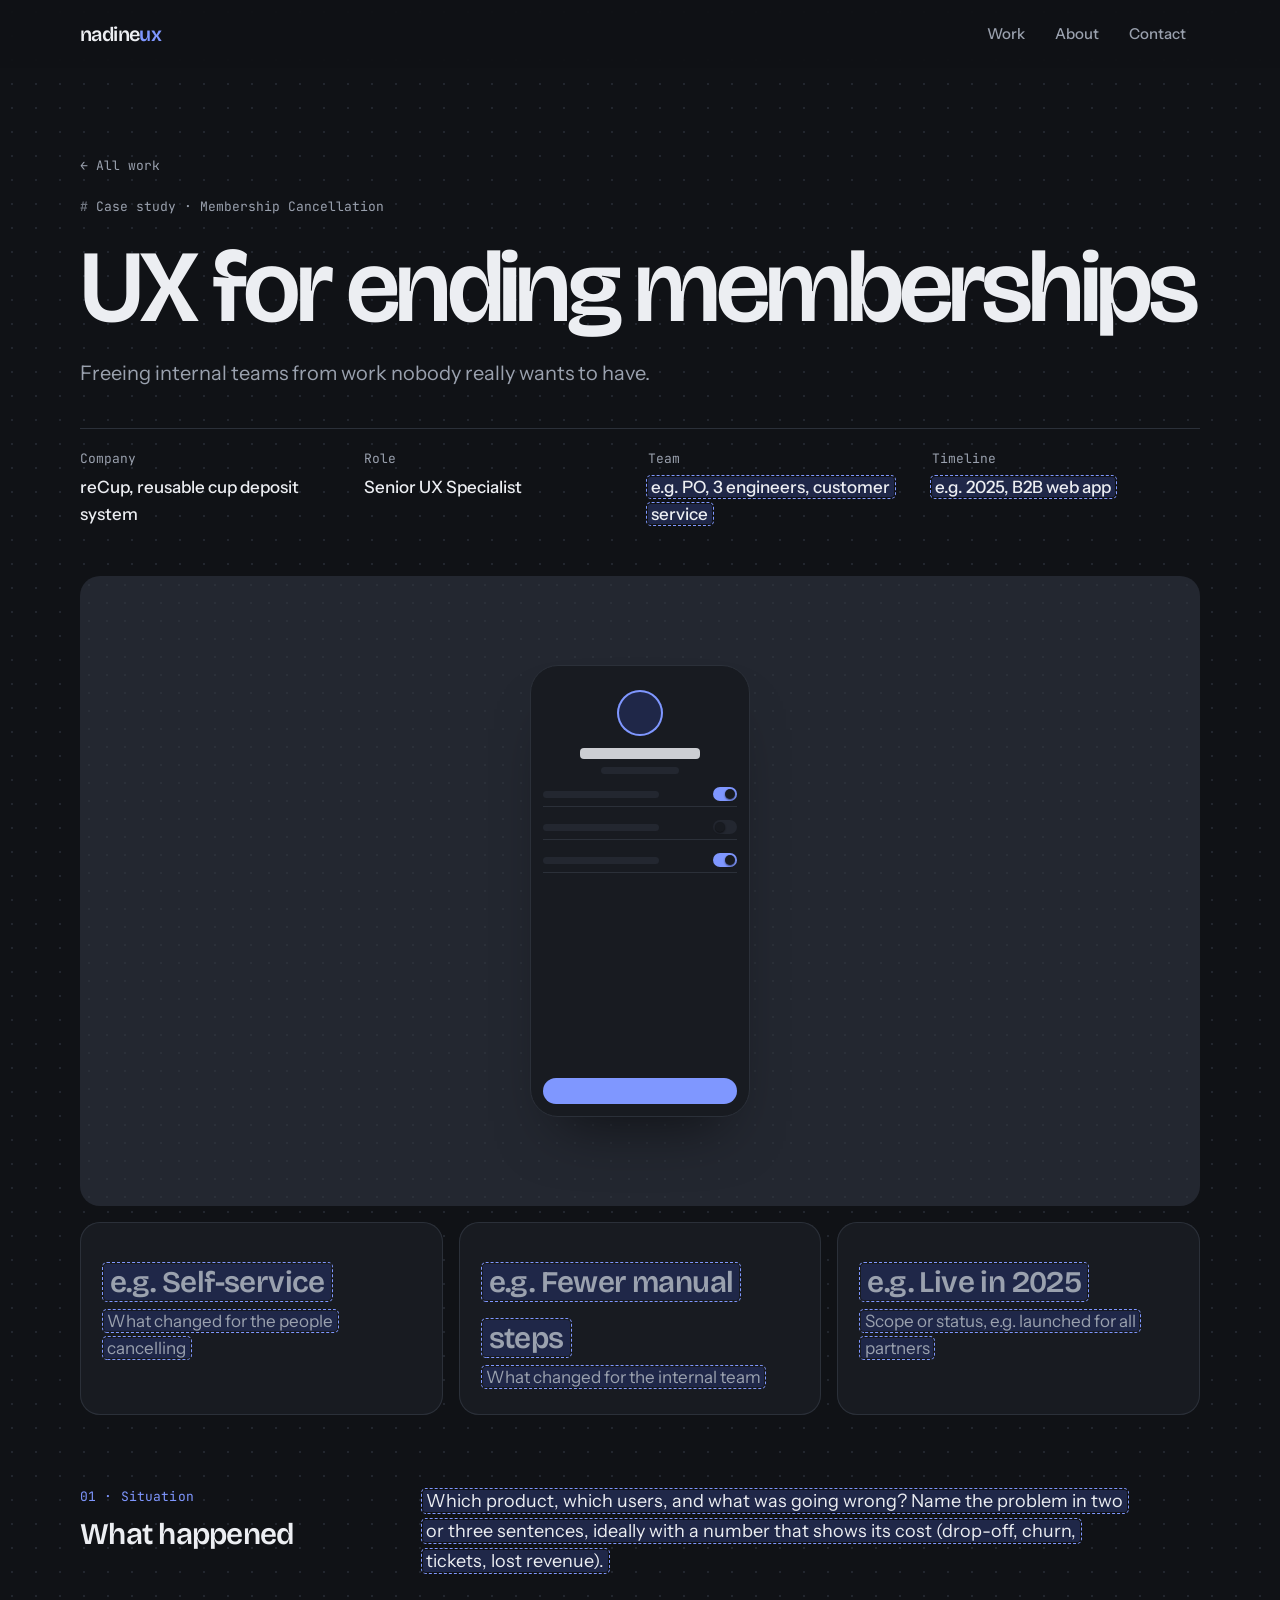
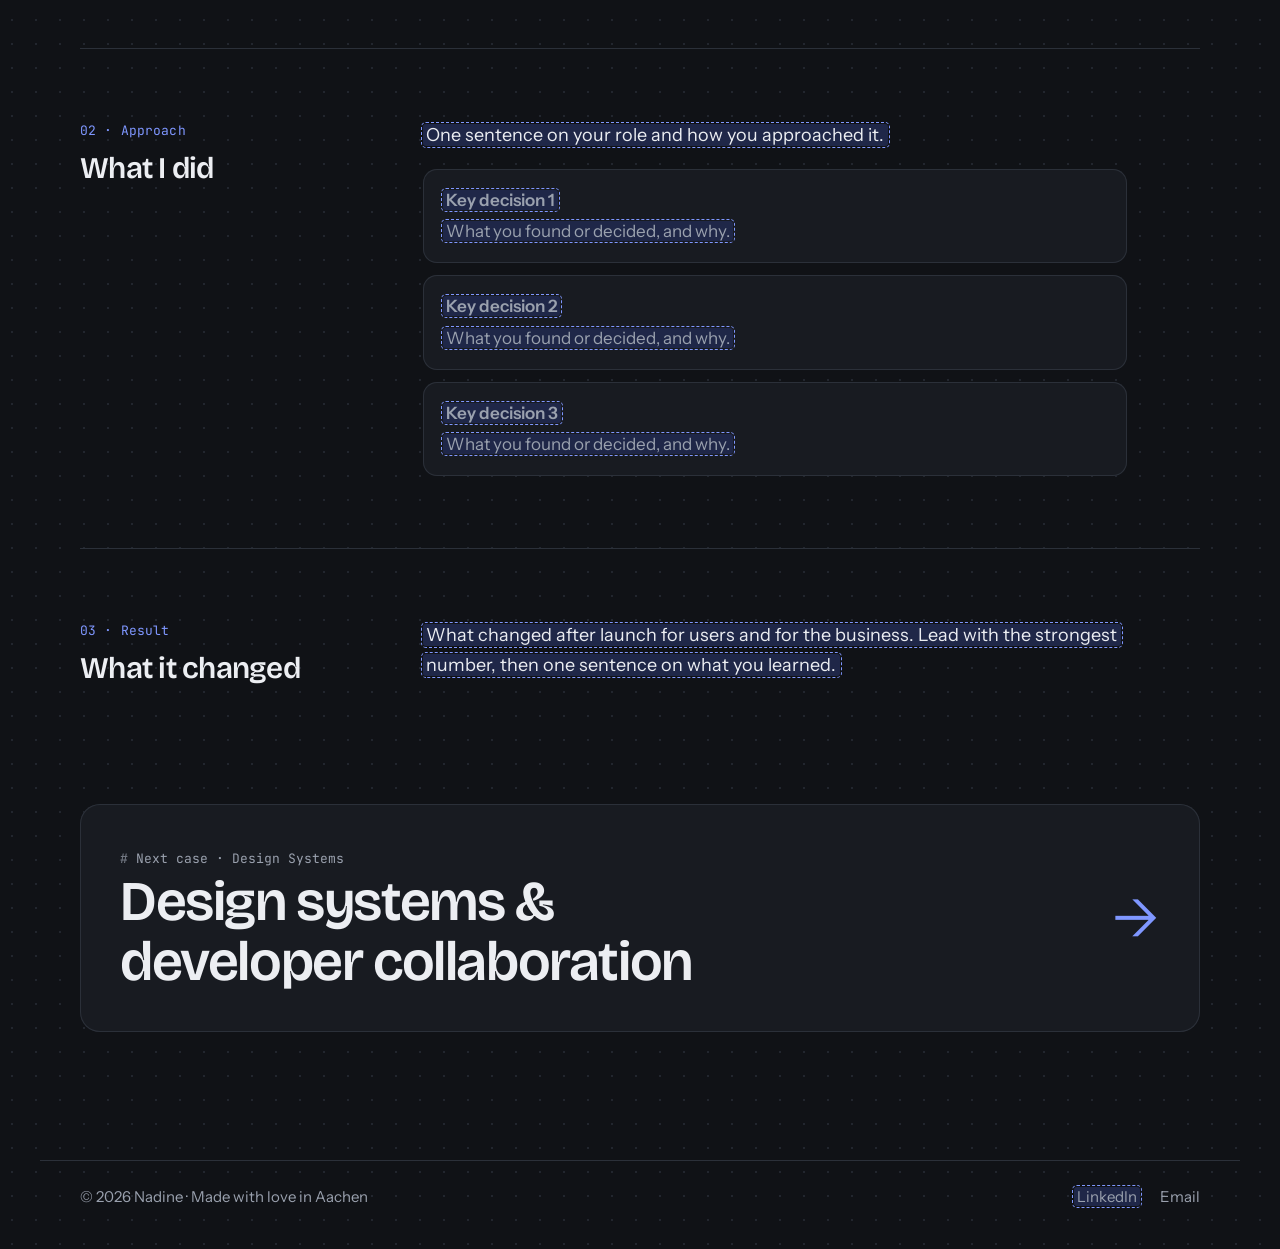
<file: work/membership-cancellation.html>
<!doctype html>
<html lang="en">
<head>
  <meta charset="utf-8">
  <meta name="viewport" content="width=device-width, initial-scale=1, viewport-fit=cover">
  <title>Membership Cancellation · Soft Interactions</title>
  <meta name="description" content="Membership Cancellation case study by Nadine: the situation, what I did, and the result.">
  <meta property="og:title" content="UX for ending memberships · Nadine, Product &amp; UX Designer">
  <meta property="og:type" content="article">
  <meta property="og:url" content="https://nadineux.com/work/membership-cancellation.html">
  <meta name="theme-color" content="#101216">
  <link rel="icon" href="../assets/favicon.svg" type="image/svg+xml">
  <link rel="preconnect" href="https://fonts.googleapis.com">
  <link rel="preconnect" href="https://fonts.gstatic.com" crossorigin>
  <link rel="stylesheet" href="https://fonts.googleapis.com/css2?family=Bricolage+Grotesque:opsz,wght@12..96,400..700&family=Instrument+Sans:wght@400;500;600&family=JetBrains+Mono:wght@400;500&display=swap">
  <link rel="stylesheet" href="../assets/style.css">
</head>
<body>
  <header class="site-header">
    <div class="wrap">
      <a class="logo" href="../index.html" aria-label="Nadine UX, home">nadine<span>ux</span></a>
      <nav class="site-nav" aria-label="Main">
        <ul>
          <li><a href="../index.html#work">Work</a></li>
          <li><a href="../index.html#about">About</a></li>
          <li><a href="../index.html#contact">Contact</a></li>
        </ul>
      </nav>
    </div>
  </header>

  <main>
    <section class="cs-hero wrap">
      <a class="back" href="../index.html#work">← All work</a>
      <span class="frame-label">Case study · Membership Cancellation</span>
      <h1>UX for ending memberships</h1>
      <p class="lede">Freeing internal teams from work nobody really wants to have.</p>
      <dl class="meta">
        <div><dt>Company</dt><dd>reCup, reusable cup deposit system</dd></div>
        <div><dt>Role</dt><dd>Senior UX Specialist</dd></div>
        <div><dt>Team</dt><dd><span class="todo">e.g. PO, 3 engineers, customer service</span></dd></div>
        <div><dt>Timeline</dt><dd><span class="todo">e.g. 2025, B2B web app</span></dd></div>
      </dl>
    </section>

    <section class="wrap" aria-label="Results">
      <div class="case-visual cs-visual" aria-hidden="true">
        <div class="phone">
          <div class="avatar"></div>
          <div class="ln h center"></div>
          <div class="ln w40 center"></div>
          <div class="set"><span class="ln"></span><span class="tg on"></span></div>
          <div class="set"><span class="ln"></span><span class="tg"></span></div>
          <div class="set"><span class="ln"></span><span class="tg on"></span></div>
          <div class="cta push"></div>
        </div>
      </div>
      <div class="results">
        <div class="result"><strong><span class="word"><span class="todo">e.g. Self-service</span></span></strong><span><span class="todo">What changed for the people cancelling</span></span></div>
        <div class="result"><strong><span class="word"><span class="todo">e.g. Fewer manual steps</span></span></strong><span><span class="todo">What changed for the internal team</span></span></div>
        <div class="result"><strong><span class="word"><span class="todo">e.g. Live in 2025</span></span></strong><span><span class="todo">Scope or status, e.g. launched for all partners</span></span></div>
      </div>
    </section>

    <article class="wrap">
      <section class="story">
        <div class="story-label">
          <span class="mono">01 · Situation</span>
          <h2>What happened</h2>
        </div>
        <div class="story-body">
          <p><span class="todo">Which product, which users, and what was going wrong? Name the problem in two or three sentences, ideally with a number that shows its cost (drop-off, churn, tickets, lost revenue).</span></p>
        </div>
      </section>

      <section class="story">
        <div class="story-label">
          <span class="mono">02 · Approach</span>
          <h2>What I did</h2>
        </div>
        <div class="story-body">
          <p><span class="todo">One sentence on your role and how you approached it.</span></p>
          <ul class="decisions">
            <li><strong><span class="todo">Key decision 1</span></strong><span><span class="todo">What you found or decided, and why.</span></span></li>
            <li><strong><span class="todo">Key decision 2</span></strong><span><span class="todo">What you found or decided, and why.</span></span></li>
            <li><strong><span class="todo">Key decision 3</span></strong><span><span class="todo">What you found or decided, and why.</span></span></li>
          </ul>
        </div>
      </section>

      <section class="story">
        <div class="story-label">
          <span class="mono">03 · Result</span>
          <h2>What it changed</h2>
        </div>
        <div class="story-body">
          <p><span class="todo">What changed after launch for users and for the business. Lead with the strongest number, then one sentence on what you learned.</span></p>
        </div>
      </section>

      <a class="next-case" href="design-systems.html">
        <div>
          <span class="frame-label">Next case · Design Systems</span>
          <h2>Design systems &amp; developer collaboration</h2>
        </div>
        <span class="arrow" aria-hidden="true">→</span>
      </a>
    </article>
  </main>

  <footer class="site-footer">
    <div class="wrap">
      <span>© 2026 Nadine · Made with love in Aachen</span>
      <ul>
        <li><a href="#" class="todo">LinkedIn</a></li>
        <li><a href="mailto:nadine.westmann@hotmail.com">Email</a></li>
      </ul>
    </div>
  </footer>
</body>
</html>
</file>
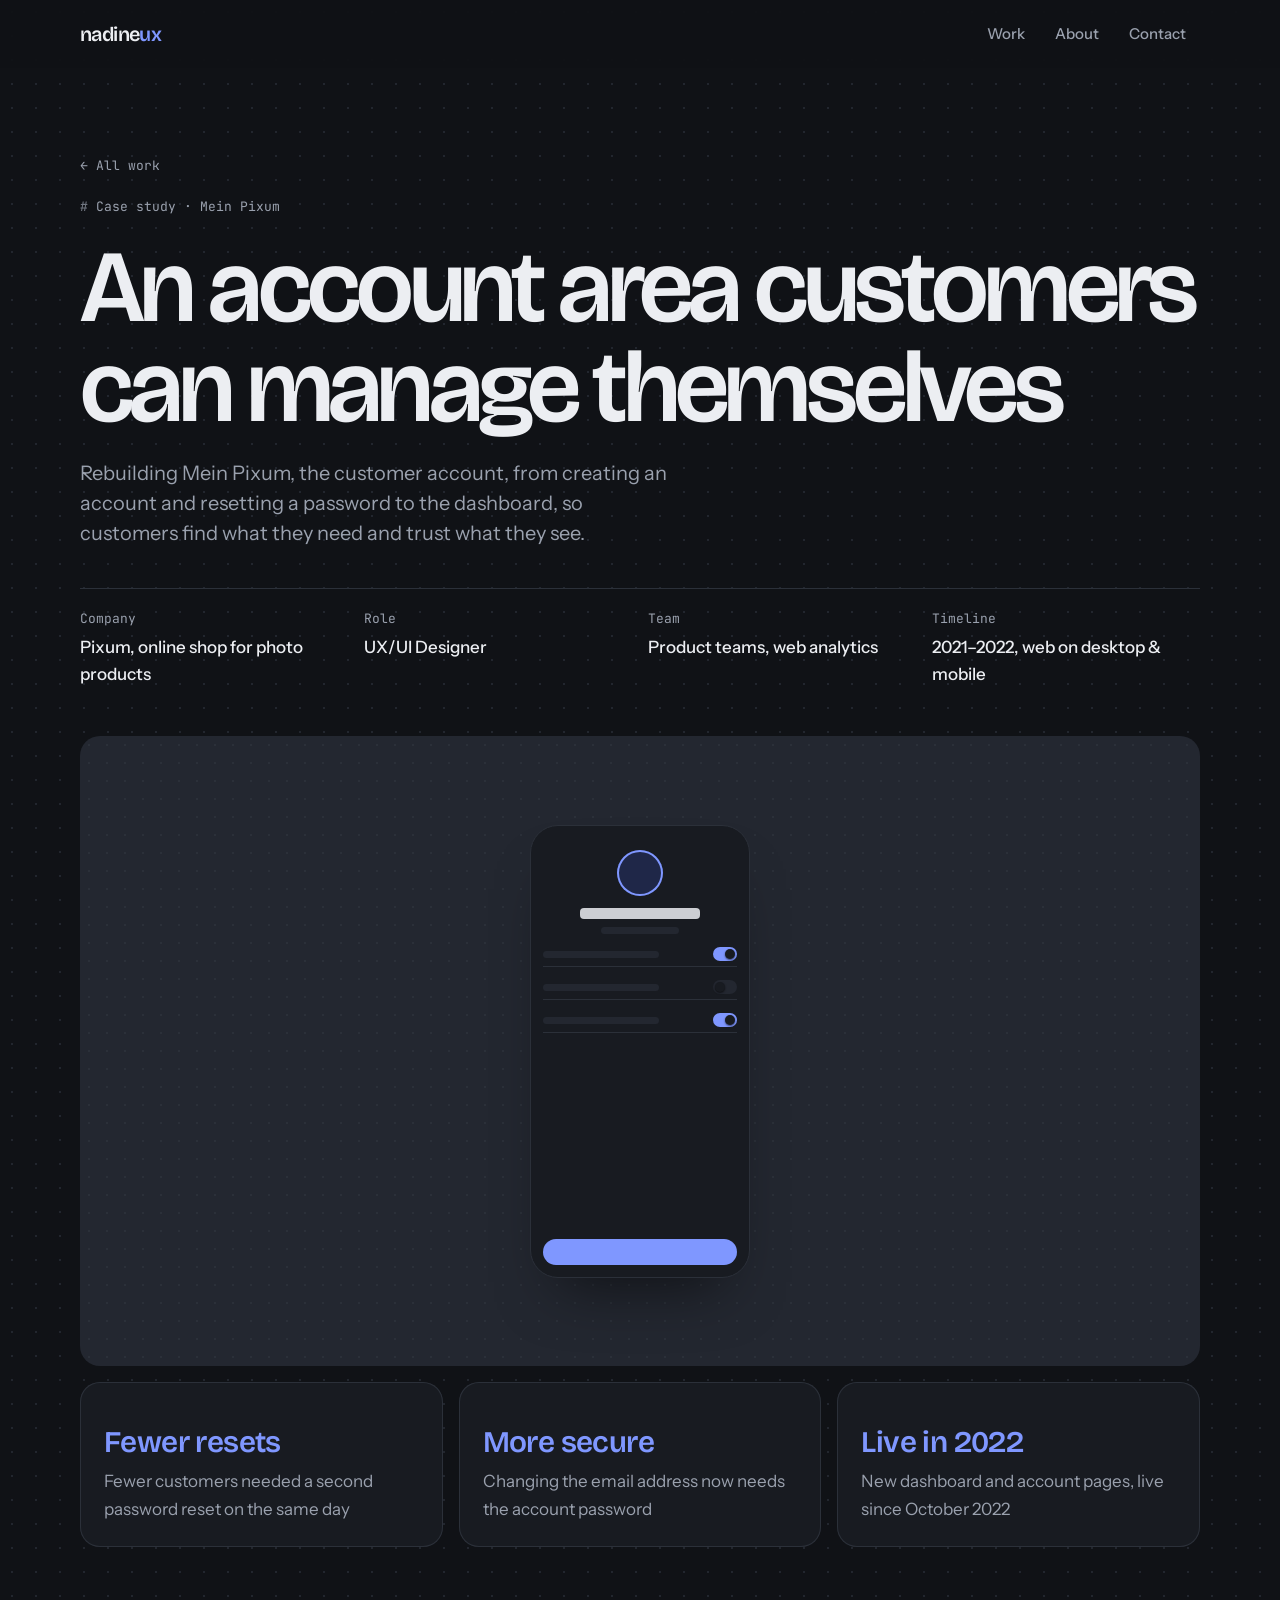
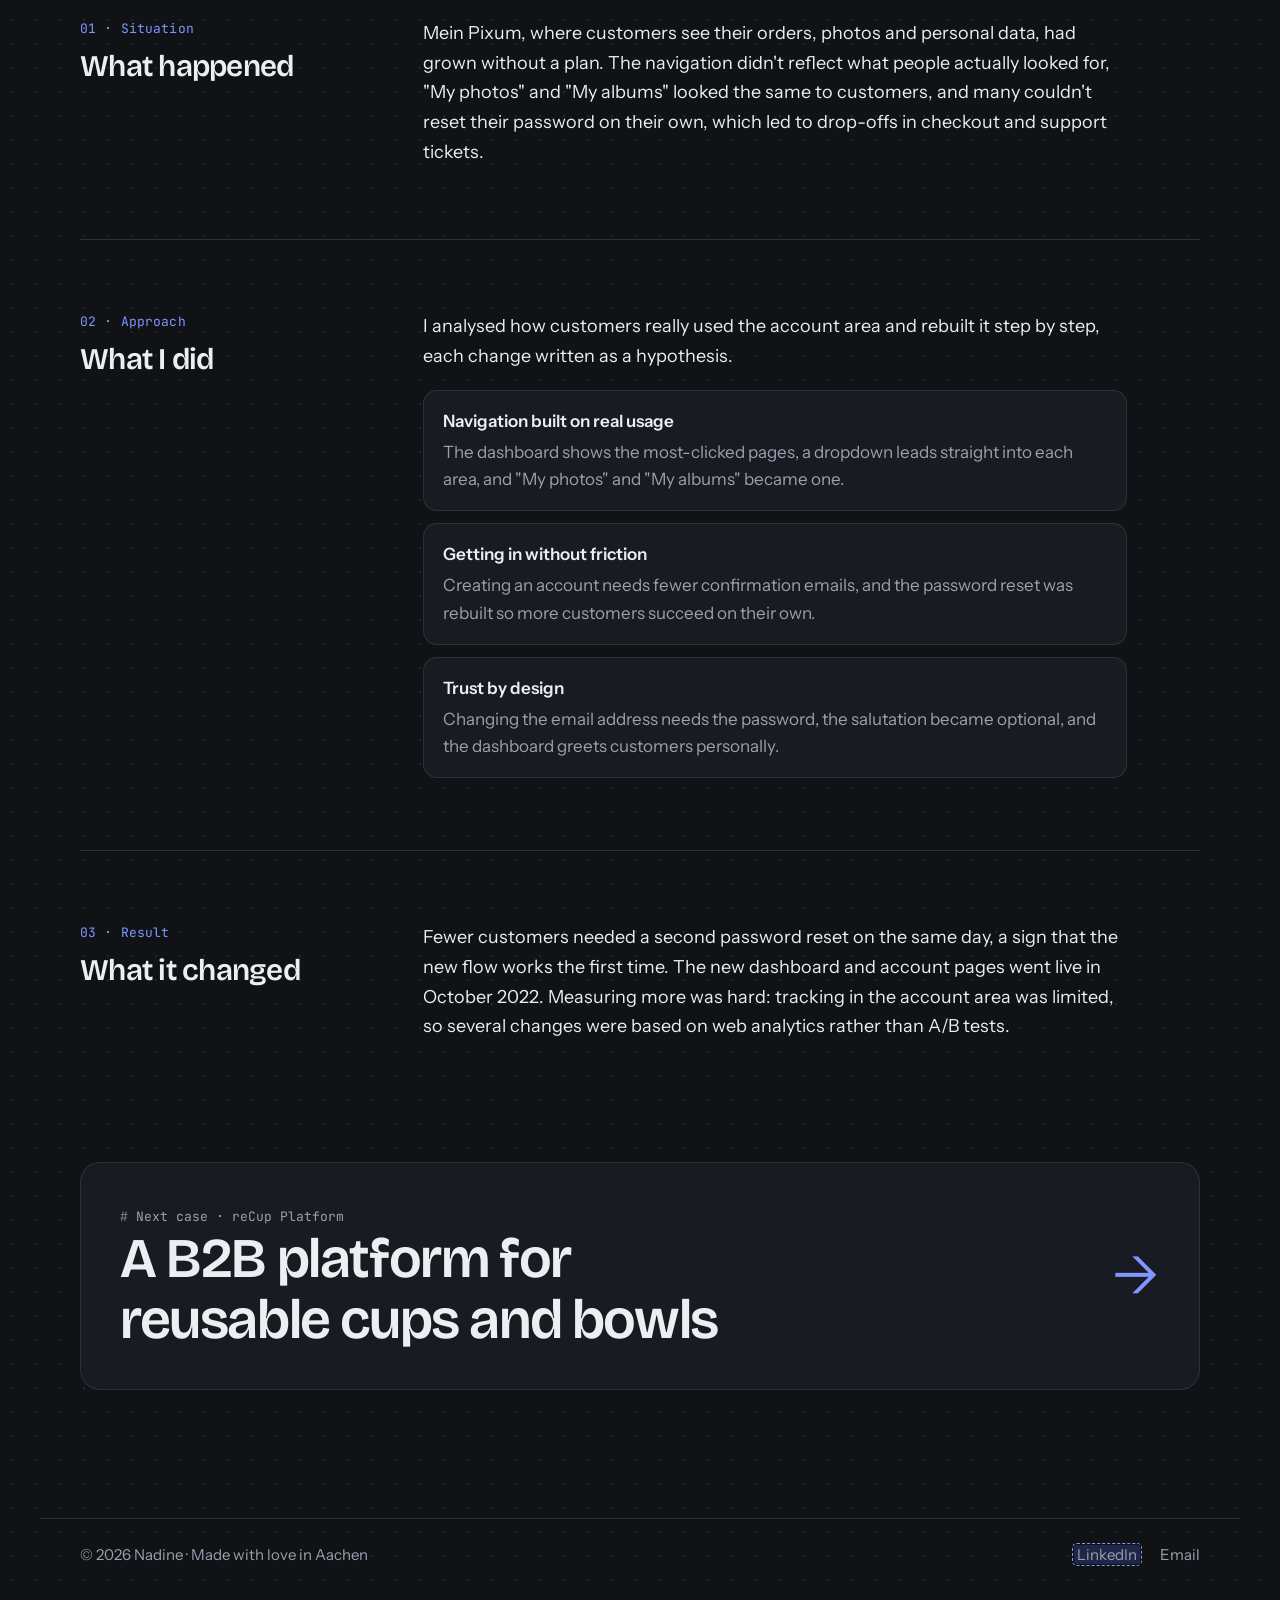
<file: work/my-pixum.html>
<!doctype html>
<html lang="en">
<head>
  <meta charset="utf-8">
  <meta name="viewport" content="width=device-width, initial-scale=1, viewport-fit=cover">
  <title>Mein Pixum · Soft Interactions</title>
  <meta name="description" content="Mein Pixum case study by Nadine: the situation, what I did, and the result.">
  <meta property="og:title" content="An account area customers can manage themselves · Nadine, Product &amp; UX Designer">
  <meta property="og:type" content="article">
  <meta property="og:url" content="https://nadineux.com/work/my-pixum.html">
  <meta name="theme-color" content="#101216">
  <link rel="icon" href="../assets/favicon.svg" type="image/svg+xml">
  <link rel="preconnect" href="https://fonts.googleapis.com">
  <link rel="preconnect" href="https://fonts.gstatic.com" crossorigin>
  <link rel="stylesheet" href="https://fonts.googleapis.com/css2?family=Bricolage+Grotesque:opsz,wght@12..96,400..700&family=Instrument+Sans:wght@400;500;600&family=JetBrains+Mono:wght@400;500&display=swap">
  <link rel="stylesheet" href="../assets/style.css">
</head>
<body>
  <header class="site-header">
    <div class="wrap">
      <a class="logo" href="../index.html" aria-label="Nadine UX, home">nadine<span>ux</span></a>
      <nav class="site-nav" aria-label="Main">
        <ul>
          <li><a href="../index.html#work">Work</a></li>
          <li><a href="../index.html#about">About</a></li>
          <li><a href="../index.html#contact">Contact</a></li>
        </ul>
      </nav>
    </div>
  </header>

  <main>
    <section class="cs-hero wrap">
      <a class="back" href="../index.html#work">← All work</a>
      <span class="frame-label">Case study · Mein Pixum</span>
      <h1>An account area customers can manage themselves</h1>
      <p class="lede">Rebuilding Mein Pixum, the customer account, from creating an account and resetting a password to the dashboard, so customers find what they need and trust what they see.</p>
      <dl class="meta">
        <div><dt>Company</dt><dd>Pixum, online shop for photo products</dd></div>
        <div><dt>Role</dt><dd>UX/UI Designer</dd></div>
        <div><dt>Team</dt><dd>Product teams, web analytics</dd></div>
        <div><dt>Timeline</dt><dd>2021–2022, web on desktop &amp; mobile</dd></div>
      </dl>
    </section>

    <section class="wrap" aria-label="Results">
      <div class="case-visual cs-visual" aria-hidden="true">
        <div class="phone">
          <div class="avatar"></div>
          <div class="ln h center"></div>
          <div class="ln w40 center"></div>
          <div class="set"><span class="ln"></span><span class="tg on"></span></div>
          <div class="set"><span class="ln"></span><span class="tg"></span></div>
          <div class="set"><span class="ln"></span><span class="tg on"></span></div>
          <div class="cta push"></div>
        </div>
      </div>
      <div class="results">
        <div class="result"><strong><span class="word">Fewer resets</span></strong><span>Fewer customers needed a second password reset on the same day</span></div>
        <div class="result"><strong><span class="word">More secure</span></strong><span>Changing the email address now needs the account password</span></div>
        <div class="result"><strong><span class="word">Live in 2022</span></strong><span>New dashboard and account pages, live since October 2022</span></div>
      </div>
    </section>

    <article class="wrap">
      <section class="story">
        <div class="story-label">
          <span class="mono">01 · Situation</span>
          <h2>What happened</h2>
        </div>
        <div class="story-body">
          <p>Mein Pixum, where customers see their orders, photos and personal data, had grown without a plan. The navigation didn't reflect what people actually looked for, "My photos" and "My albums" looked the same to customers, and many couldn't reset their password on their own, which led to drop-offs in checkout and support tickets.</p>
        </div>
      </section>

      <section class="story">
        <div class="story-label">
          <span class="mono">02 · Approach</span>
          <h2>What I did</h2>
        </div>
        <div class="story-body">
          <p>I analysed how customers really used the account area and rebuilt it step by step, each change written as a hypothesis.</p>
          <ul class="decisions">
            <li><strong>Navigation built on real usage</strong><span>The dashboard shows the most-clicked pages, a dropdown leads straight into each area, and "My photos" and "My albums" became one.</span></li>
            <li><strong>Getting in without friction</strong><span>Creating an account needs fewer confirmation emails, and the password reset was rebuilt so more customers succeed on their own.</span></li>
            <li><strong>Trust by design</strong><span>Changing the email address needs the password, the salutation became optional, and the dashboard greets customers personally.</span></li>
          </ul>
        </div>
      </section>

      <section class="story">
        <div class="story-label">
          <span class="mono">03 · Result</span>
          <h2>What it changed</h2>
        </div>
        <div class="story-body">
          <p>Fewer customers needed a second password reset on the same day, a sign that the new flow works the first time. The new dashboard and account pages went live in October 2022. Measuring more was hard: tracking in the account area was limited, so several changes were based on web analytics rather than A/B tests.</p>
        </div>
      </section>

      <a class="next-case" href="recup-platform.html">
        <div>
          <span class="frame-label">Next case · reCup Platform</span>
          <h2>A B2B platform for reusable cups and bowls</h2>
        </div>
        <span class="arrow" aria-hidden="true">→</span>
      </a>
    </article>
  </main>

  <footer class="site-footer">
    <div class="wrap">
      <span>© 2026 Nadine · Made with love in Aachen</span>
      <ul>
        <li><a href="#" class="todo">LinkedIn</a></li>
        <li><a href="mailto:nadine.westmann@hotmail.com">Email</a></li>
      </ul>
    </div>
  </footer>
</body>
</html>
</file>
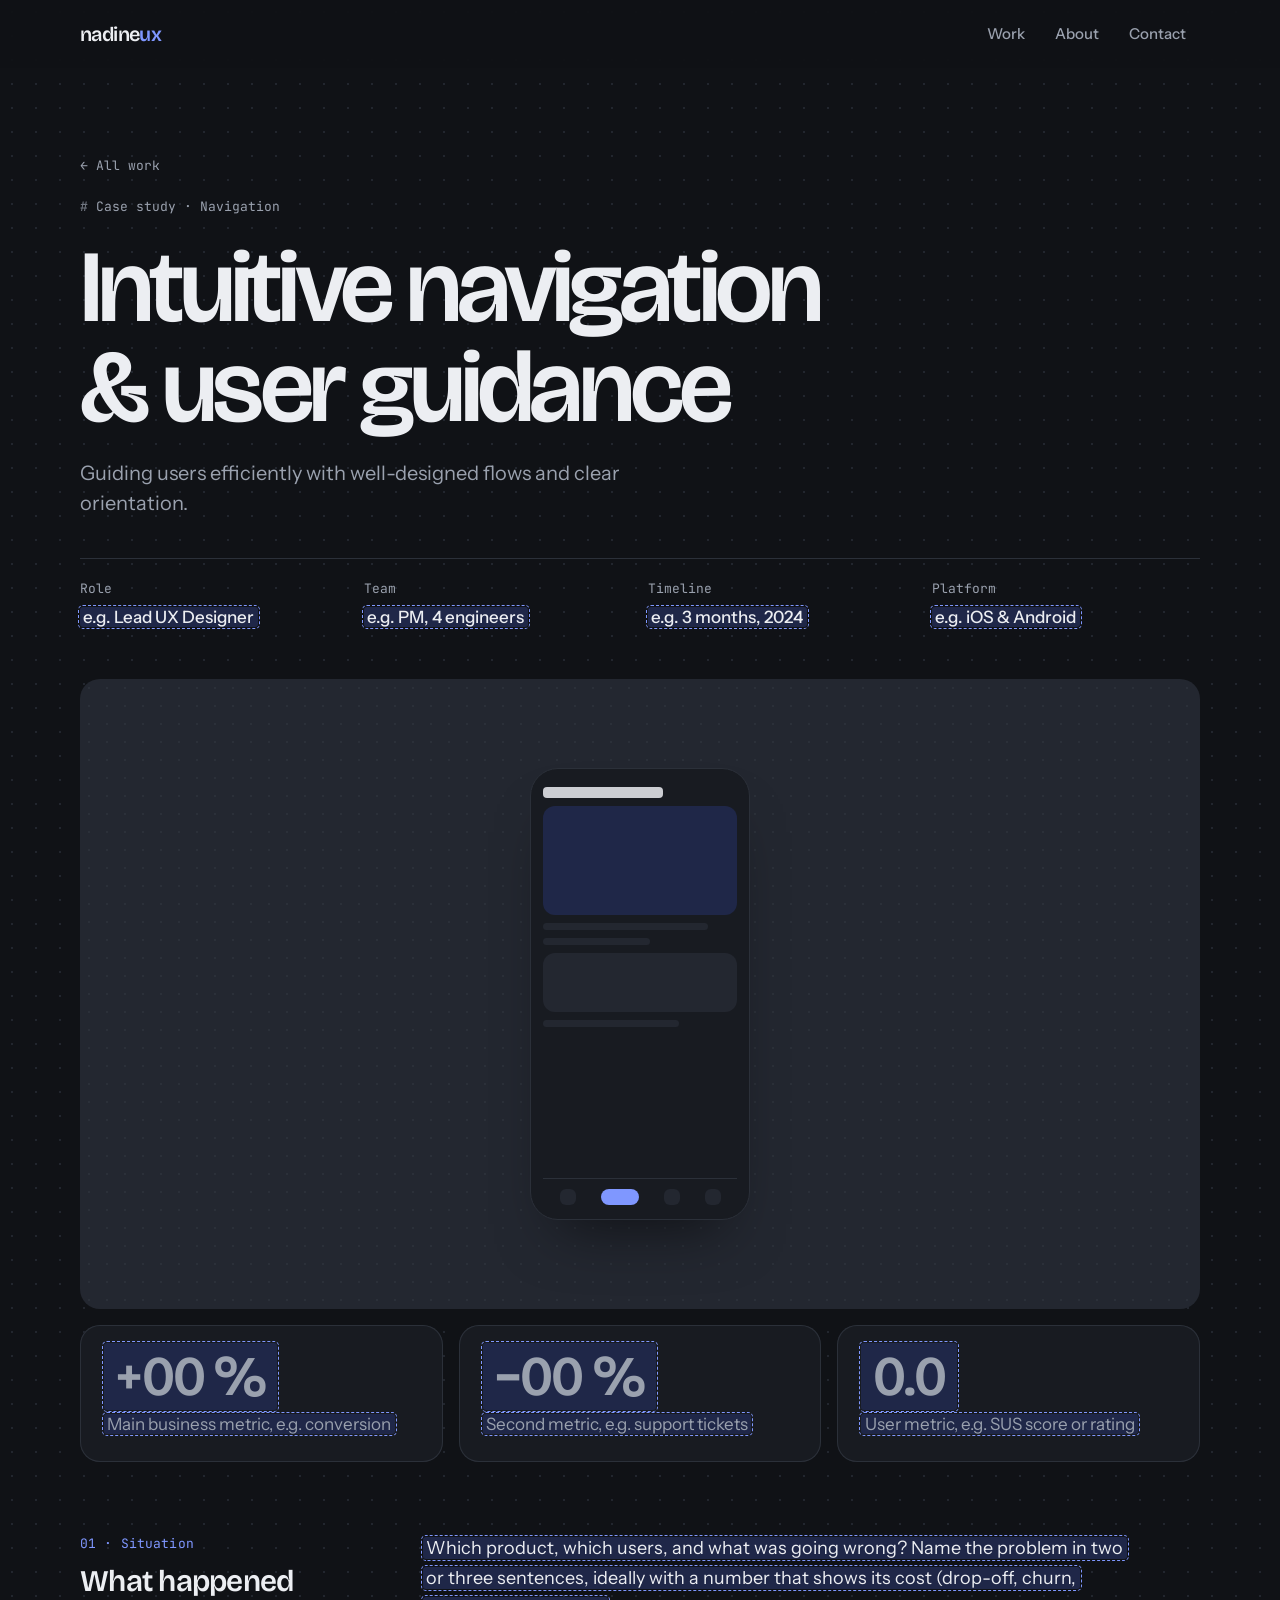
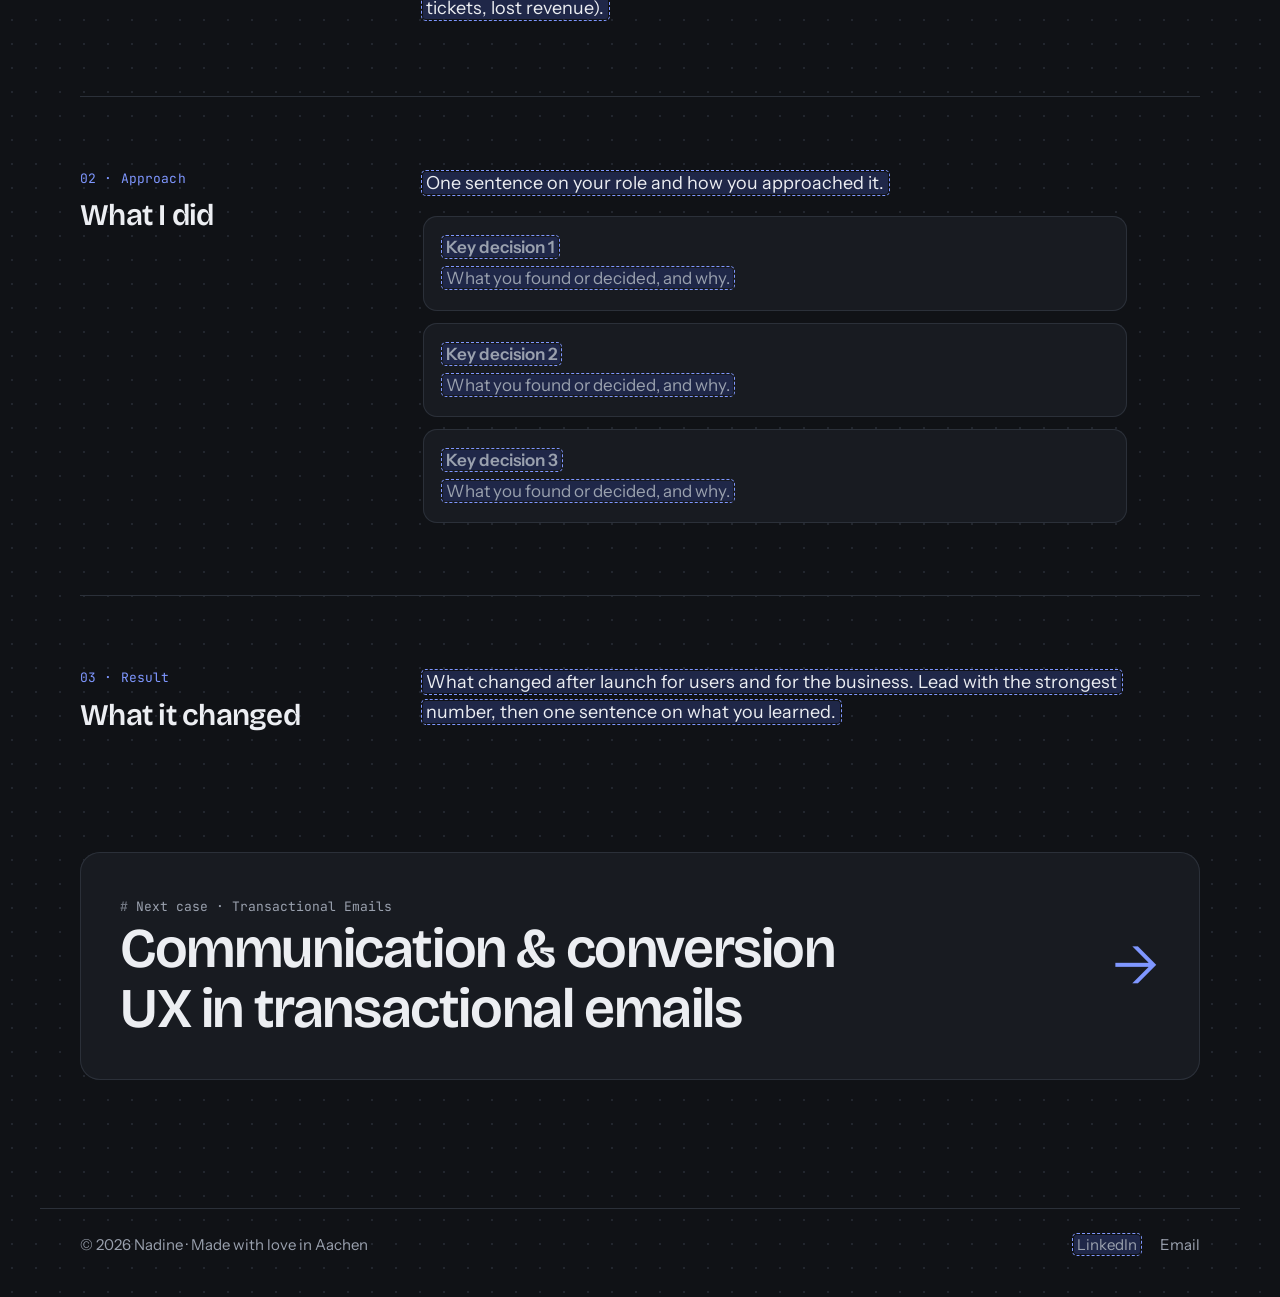
<file: work/navigation.html>
<!doctype html>
<html lang="en">
<head>
  <meta charset="utf-8">
  <meta name="viewport" content="width=device-width, initial-scale=1, viewport-fit=cover">
  <title>Navigation · Soft Interactions</title>
  <meta name="description" content="Navigation case study by Nadine: the situation, what I did, and the result.">
  <meta property="og:title" content="Intuitive navigation &amp; user guidance · Nadine, Product &amp; UX Designer">
  <meta property="og:type" content="article">
  <meta property="og:url" content="https://nadineux.com/work/navigation.html">
  <meta name="theme-color" content="#101216">
  <link rel="icon" href="../assets/favicon.svg" type="image/svg+xml">
  <link rel="preconnect" href="https://fonts.googleapis.com">
  <link rel="preconnect" href="https://fonts.gstatic.com" crossorigin>
  <link rel="stylesheet" href="https://fonts.googleapis.com/css2?family=Bricolage+Grotesque:opsz,wght@12..96,400..700&family=Instrument+Sans:wght@400;500;600&family=JetBrains+Mono:wght@400;500&display=swap">
  <link rel="stylesheet" href="../assets/style.css">
</head>
<body>
  <header class="site-header">
    <div class="wrap">
      <a class="logo" href="../index.html" aria-label="Nadine UX, home">nadine<span>ux</span></a>
      <nav class="site-nav" aria-label="Main">
        <ul>
          <li><a href="../index.html#work">Work</a></li>
          <li><a href="../index.html#about">About</a></li>
          <li><a href="../index.html#contact">Contact</a></li>
        </ul>
      </nav>
    </div>
  </header>

  <main>
    <section class="cs-hero wrap">
      <a class="back" href="../index.html#work">← All work</a>
      <span class="frame-label">Case study · Navigation</span>
      <h1>Intuitive navigation &amp; user guidance</h1>
      <p class="lede">Guiding users efficiently with well-designed flows and clear orientation.</p>
      <dl class="meta">
        <div><dt>Role</dt><dd><span class="todo">e.g. Lead UX Designer</span></dd></div>
        <div><dt>Team</dt><dd><span class="todo">e.g. PM, 4 engineers</span></dd></div>
        <div><dt>Timeline</dt><dd><span class="todo">e.g. 3 months, 2024</span></dd></div>
        <div><dt>Platform</dt><dd><span class="todo">e.g. iOS &amp; Android</span></dd></div>
      </dl>
    </section>

    <section class="wrap" aria-label="Results">
      <div class="case-visual cs-visual" aria-hidden="true">
        <div class="phone">
          <div class="ln h"></div>
          <div class="blk"></div>
          <div class="ln w85"></div>
          <div class="ln w55"></div>
          <div class="blk sm"></div>
          <div class="ln w70"></div>
          <div class="tabbar push"><span class="tab"></span><span class="tab on"></span><span class="tab"></span><span class="tab"></span></div>
        </div>
      </div>
      <div class="results">
        <div class="result"><strong><span class="todo">+00 %</span></strong><span><span class="todo">Main business metric, e.g. conversion</span></span></div>
        <div class="result"><strong><span class="todo">−00 %</span></strong><span><span class="todo">Second metric, e.g. support tickets</span></span></div>
        <div class="result"><strong><span class="todo">0.0</span></strong><span><span class="todo">User metric, e.g. SUS score or rating</span></span></div>
      </div>
    </section>

    <article class="wrap">
      <section class="story">
        <div class="story-label">
          <span class="mono">01 · Situation</span>
          <h2>What happened</h2>
        </div>
        <div class="story-body">
          <p><span class="todo">Which product, which users, and what was going wrong? Name the problem in two or three sentences, ideally with a number that shows its cost (drop-off, churn, tickets, lost revenue).</span></p>
        </div>
      </section>

      <section class="story">
        <div class="story-label">
          <span class="mono">02 · Approach</span>
          <h2>What I did</h2>
        </div>
        <div class="story-body">
          <p><span class="todo">One sentence on your role and how you approached it.</span></p>
          <ul class="decisions">
            <li><strong><span class="todo">Key decision 1</span></strong><span><span class="todo">What you found or decided, and why.</span></span></li>
            <li><strong><span class="todo">Key decision 2</span></strong><span><span class="todo">What you found or decided, and why.</span></span></li>
            <li><strong><span class="todo">Key decision 3</span></strong><span><span class="todo">What you found or decided, and why.</span></span></li>
          </ul>
        </div>
      </section>

      <section class="story">
        <div class="story-label">
          <span class="mono">03 · Result</span>
          <h2>What it changed</h2>
        </div>
        <div class="story-body">
          <p><span class="todo">What changed after launch for users and for the business. Lead with the strongest number, then one sentence on what you learned.</span></p>
        </div>
      </section>

      <a class="next-case" href="transaction.html">
        <div>
          <span class="frame-label">Next case · Transactional Emails</span>
          <h2>Communication &amp; conversion UX in transactional emails</h2>
        </div>
        <span class="arrow" aria-hidden="true">→</span>
      </a>
    </article>
  </main>

  <footer class="site-footer">
    <div class="wrap">
      <span>© 2026 Nadine · Made with love in Aachen</span>
      <ul>
        <li><a href="#" class="todo">LinkedIn</a></li>
        <li><a href="mailto:nadine.westmann@hotmail.com">Email</a></li>
      </ul>
    </div>
  </footer>
</body>
</html>
</file>
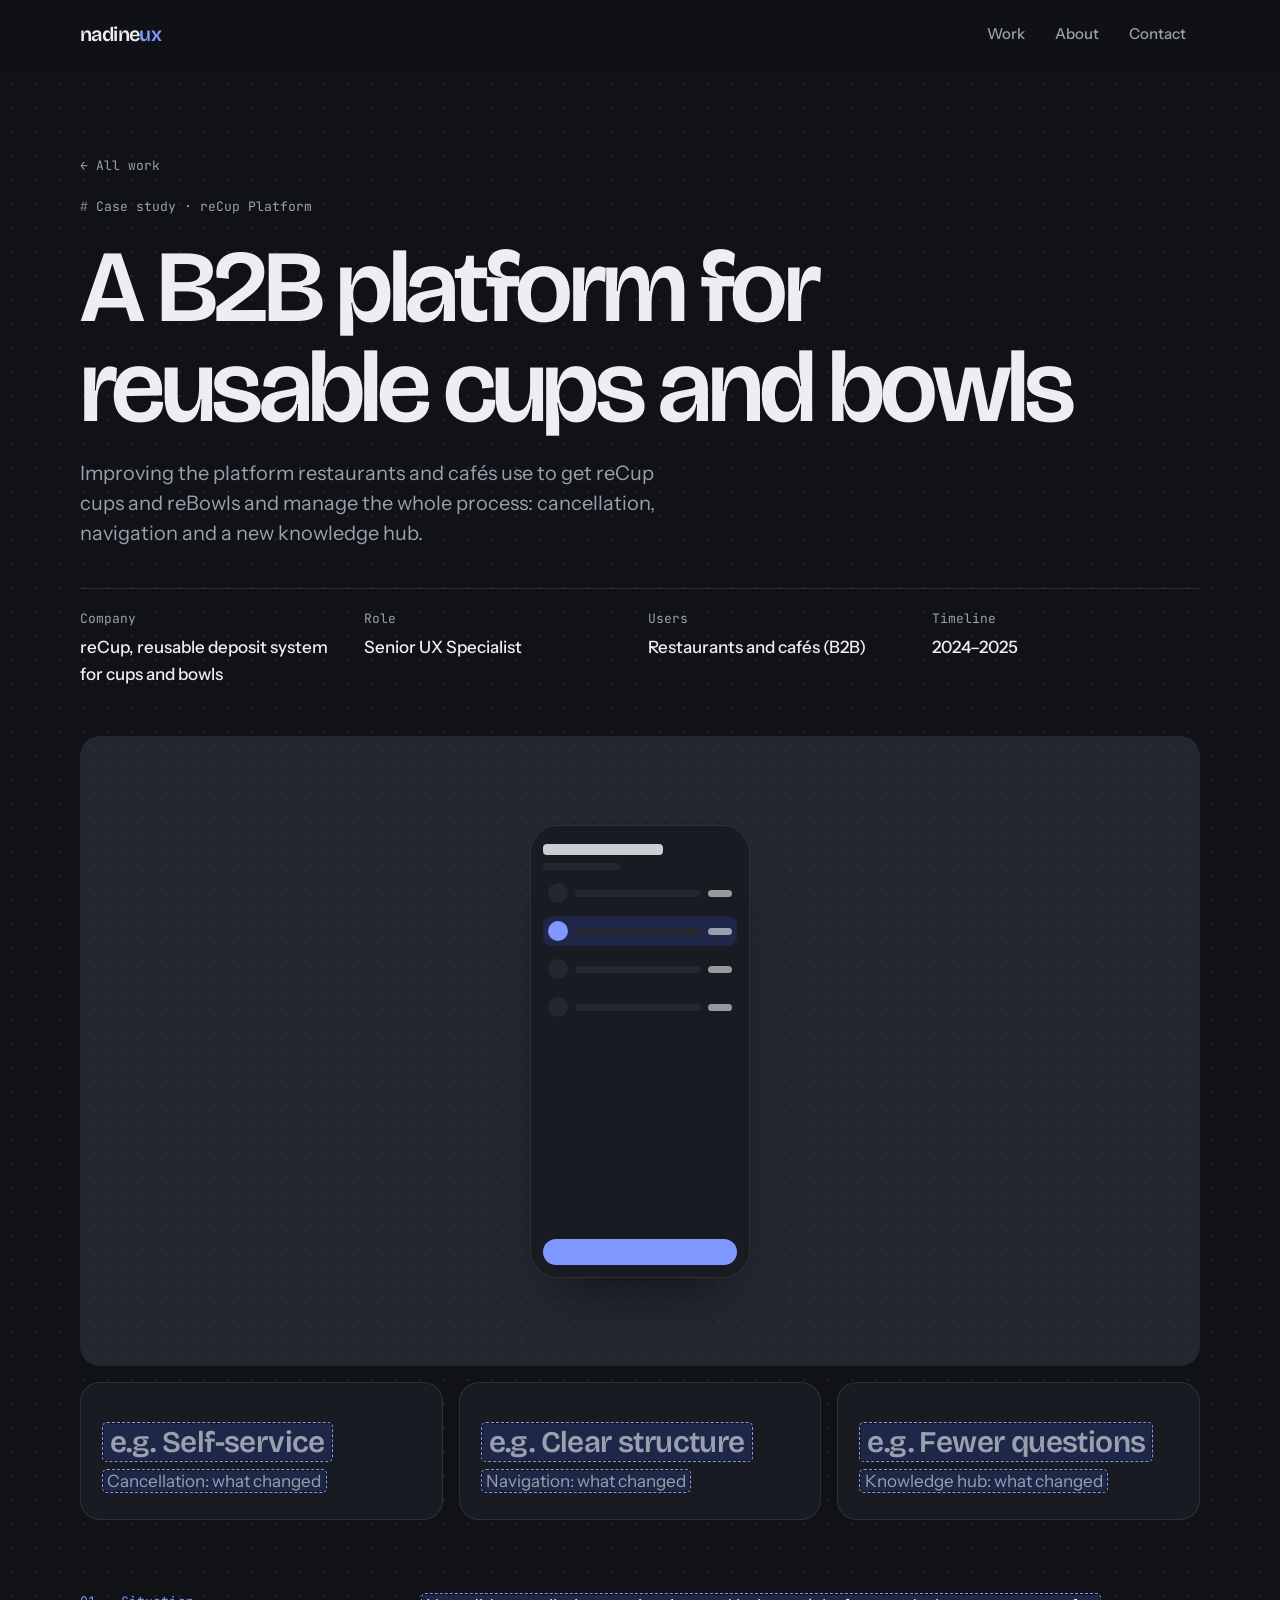
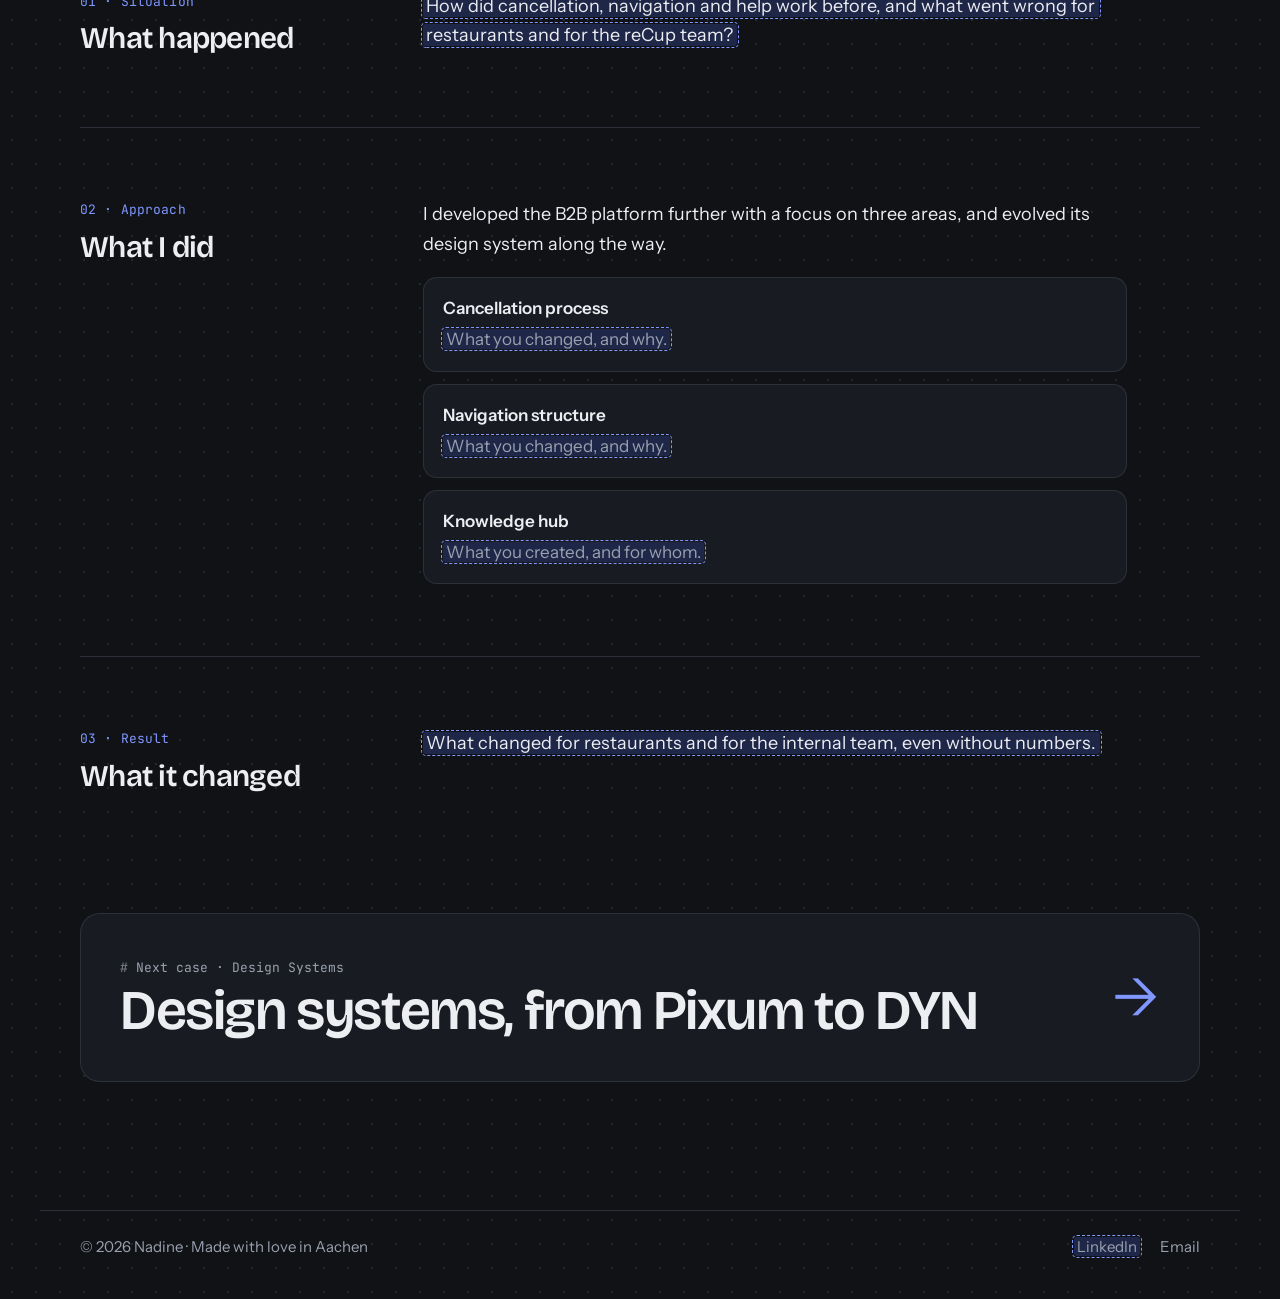
<file: work/recup-platform.html>
<!doctype html>
<html lang="en">
<head>
  <meta charset="utf-8">
  <meta name="viewport" content="width=device-width, initial-scale=1, viewport-fit=cover">
  <title>reCup Platform · Soft Interactions</title>
  <meta name="description" content="reCup Platform case study by Nadine: the situation, what I did, and the result.">
  <meta property="og:title" content="A B2B platform for reusable cups and bowls · Nadine, Product &amp; UX Designer">
  <meta property="og:type" content="article">
  <meta property="og:url" content="https://nadineux.com/work/recup-platform.html">
  <meta name="theme-color" content="#101216">
  <link rel="icon" href="../assets/favicon.svg" type="image/svg+xml">
  <link rel="preconnect" href="https://fonts.googleapis.com">
  <link rel="preconnect" href="https://fonts.gstatic.com" crossorigin>
  <link rel="stylesheet" href="https://fonts.googleapis.com/css2?family=Bricolage+Grotesque:opsz,wght@12..96,400..700&family=Instrument+Sans:wght@400;500;600&family=JetBrains+Mono:wght@400;500&display=swap">
  <link rel="stylesheet" href="../assets/style.css">
</head>
<body>
  <header class="site-header">
    <div class="wrap">
      <a class="logo" href="../index.html" aria-label="Nadine UX, home">nadine<span>ux</span></a>
      <nav class="site-nav" aria-label="Main">
        <ul>
          <li><a href="../index.html#work">Work</a></li>
          <li><a href="../index.html#about">About</a></li>
          <li><a href="../index.html#contact">Contact</a></li>
        </ul>
      </nav>
    </div>
  </header>

  <main>
    <section class="cs-hero wrap">
      <a class="back" href="../index.html#work">← All work</a>
      <span class="frame-label">Case study · reCup Platform</span>
      <h1>A B2B platform for reusable cups and bowls</h1>
      <p class="lede">Improving the platform restaurants and cafés use to get reCup cups and reBowls and manage the whole process: cancellation, navigation and a new knowledge hub.</p>
      <dl class="meta">
        <div><dt>Company</dt><dd>reCup, reusable deposit system for cups and bowls</dd></div>
        <div><dt>Role</dt><dd>Senior UX Specialist</dd></div>
        <div><dt>Users</dt><dd>Restaurants and cafés (B2B)</dd></div>
        <div><dt>Timeline</dt><dd>2024–2025</dd></div>
      </dl>
    </section>

    <section class="wrap" aria-label="Results">
      <div class="case-visual cs-visual" aria-hidden="true">
        <div class="phone">
          <div class="ln h"></div>
          <div class="ln w40"></div>
          <div class="row"><span class="av"></span><span class="ln"></span><span class="amt"></span></div>
          <div class="row hl"><span class="av"></span><span class="ln"></span><span class="amt"></span></div>
          <div class="row"><span class="av"></span><span class="ln"></span><span class="amt"></span></div>
          <div class="row"><span class="av"></span><span class="ln"></span><span class="amt"></span></div>
          <div class="cta push"></div>
        </div>
      </div>
      <div class="results">
        <div class="result"><strong><span class="word"><span class="todo">e.g. Self-service</span></span></strong><span><span class="todo">Cancellation: what changed</span></span></div>
        <div class="result"><strong><span class="word"><span class="todo">e.g. Clear structure</span></span></strong><span><span class="todo">Navigation: what changed</span></span></div>
        <div class="result"><strong><span class="word"><span class="todo">e.g. Fewer questions</span></span></strong><span><span class="todo">Knowledge hub: what changed</span></span></div>
      </div>
    </section>

    <article class="wrap">
      <section class="story">
        <div class="story-label">
          <span class="mono">01 · Situation</span>
          <h2>What happened</h2>
        </div>
        <div class="story-body">
          <p><span class="todo">How did cancellation, navigation and help work before, and what went wrong for restaurants and for the reCup team?</span></p>
        </div>
      </section>

      <section class="story">
        <div class="story-label">
          <span class="mono">02 · Approach</span>
          <h2>What I did</h2>
        </div>
        <div class="story-body">
          <p>I developed the B2B platform further with a focus on three areas, and evolved its design system along the way.</p>
          <ul class="decisions">
            <li><strong>Cancellation process</strong><span><span class="todo">What you changed, and why.</span></span></li>
            <li><strong>Navigation structure</strong><span><span class="todo">What you changed, and why.</span></span></li>
            <li><strong>Knowledge hub</strong><span><span class="todo">What you created, and for whom.</span></span></li>
          </ul>
        </div>
      </section>

      <section class="story">
        <div class="story-label">
          <span class="mono">03 · Result</span>
          <h2>What it changed</h2>
        </div>
        <div class="story-body">
          <p><span class="todo">What changed for restaurants and for the internal team, even without numbers.</span></p>
        </div>
      </section>

      <a class="next-case" href="design-systems.html">
        <div>
          <span class="frame-label">Next case · Design Systems</span>
          <h2>Design systems, from Pixum to DYN</h2>
        </div>
        <span class="arrow" aria-hidden="true">→</span>
      </a>
    </article>
  </main>

  <footer class="site-footer">
    <div class="wrap">
      <span>© 2026 Nadine · Made with love in Aachen</span>
      <ul>
        <li><a href="#" class="todo">LinkedIn</a></li>
        <li><a href="mailto:nadine.westmann@hotmail.com">Email</a></li>
      </ul>
    </div>
  </footer>
</body>
</html>
</file>
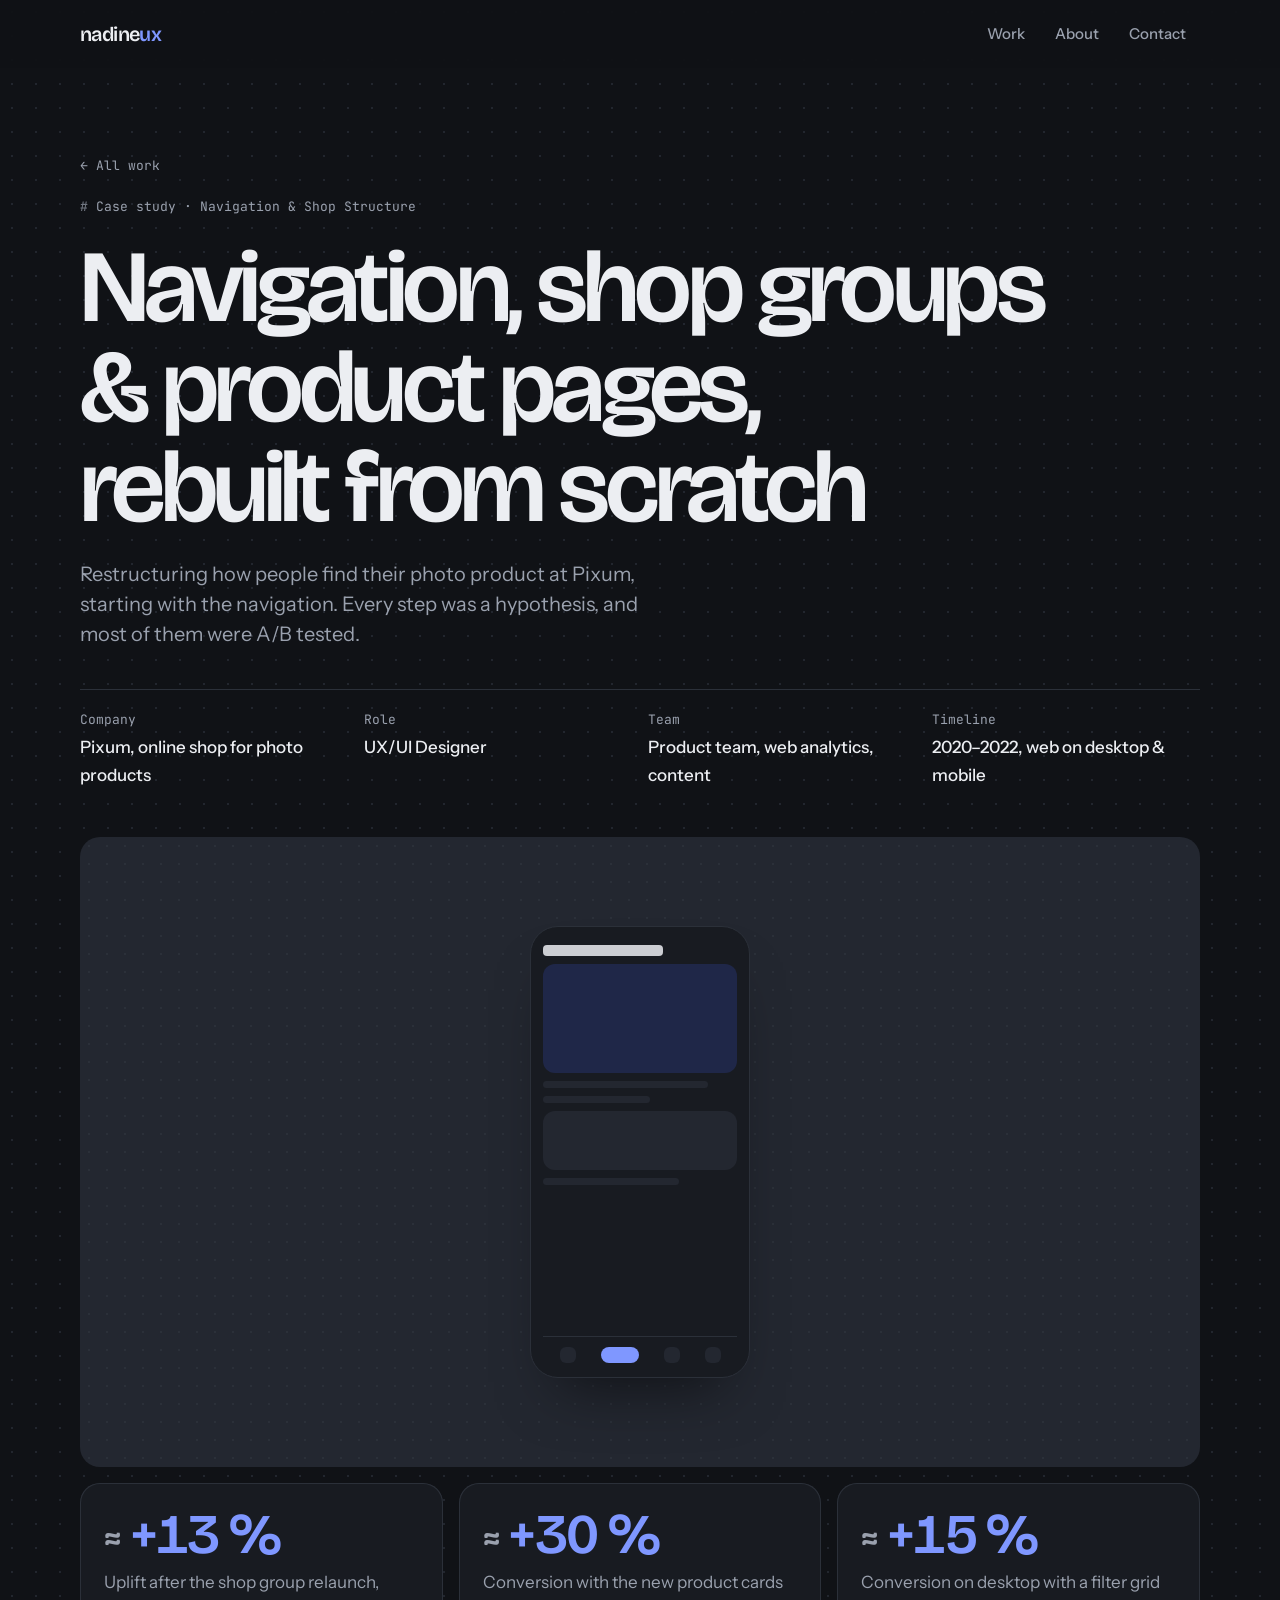
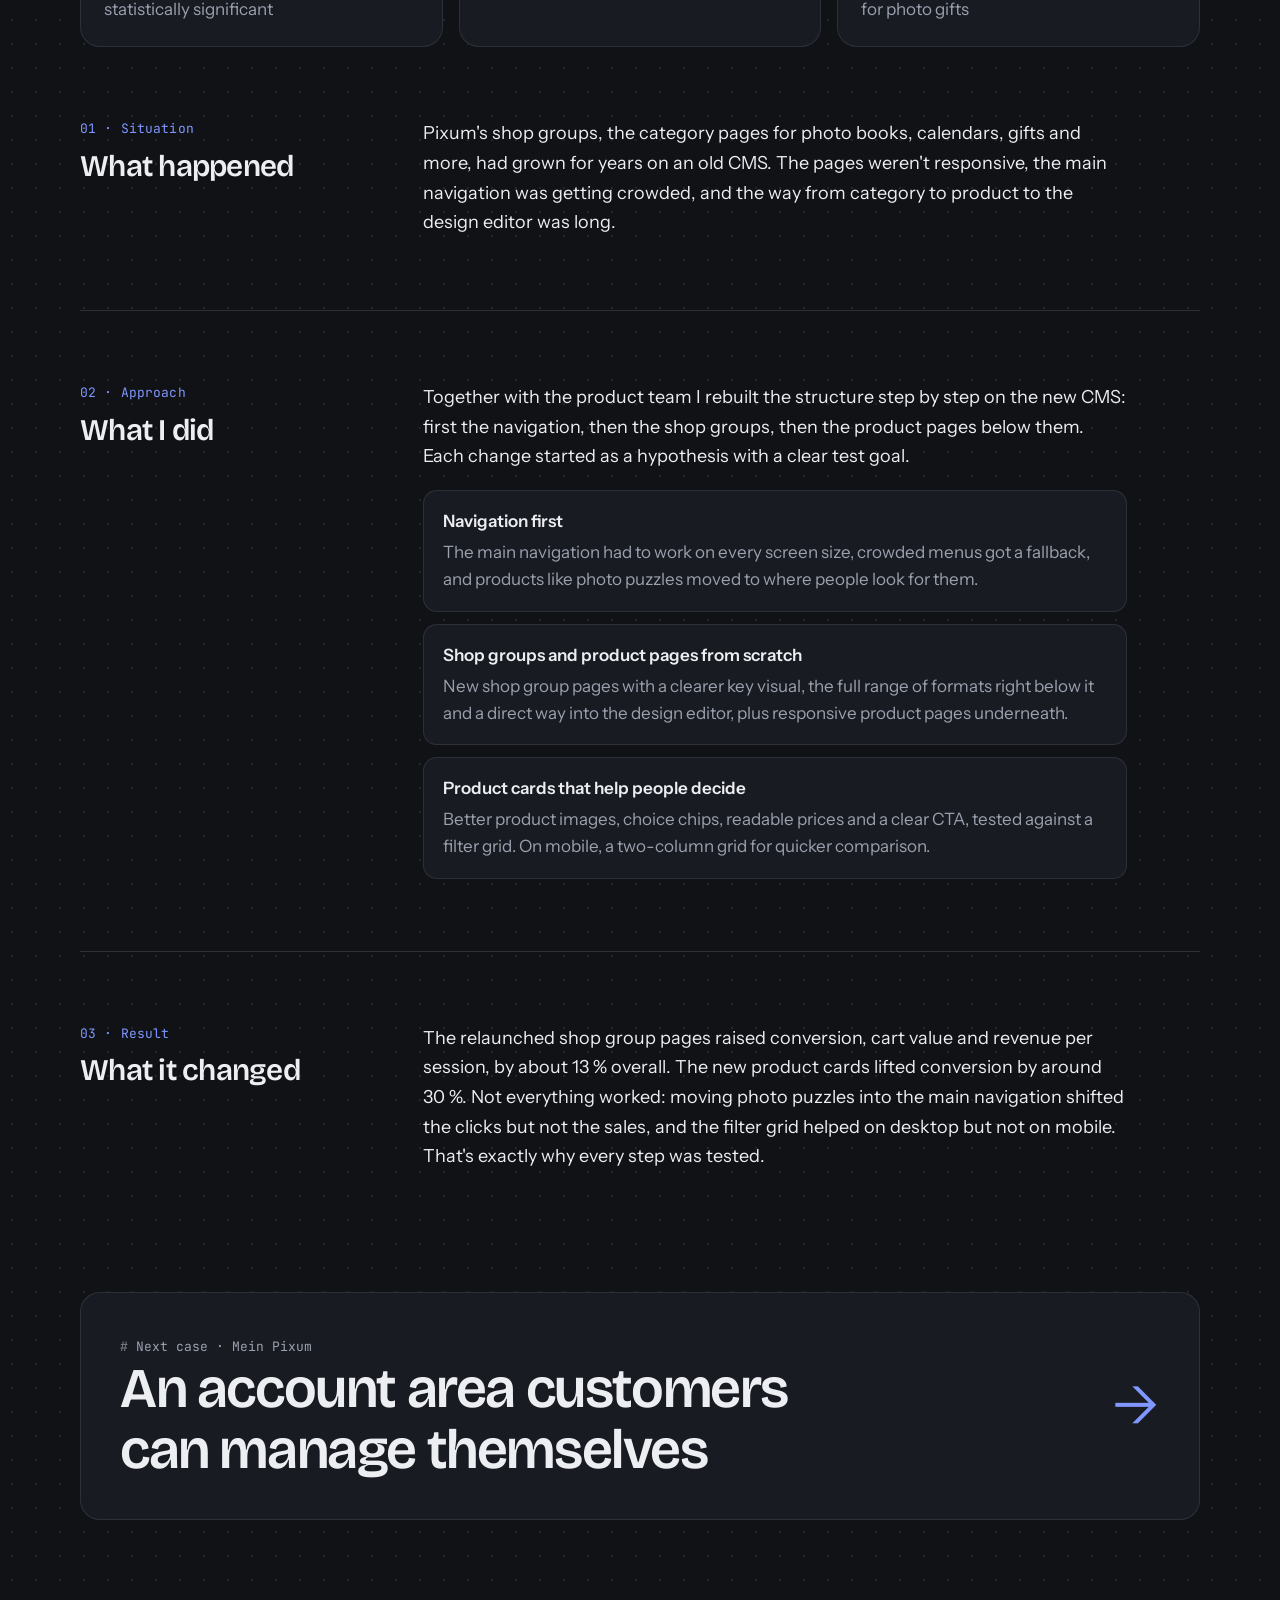
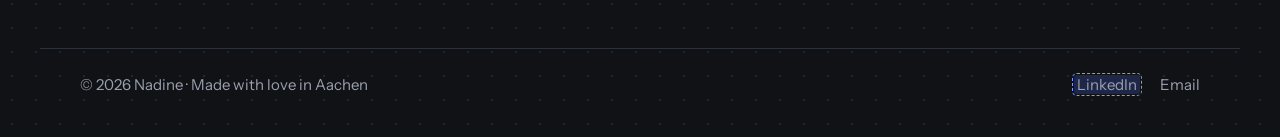
<file: work/shop-groups.html>
<!doctype html>
<html lang="en">
<head>
  <meta charset="utf-8">
  <meta name="viewport" content="width=device-width, initial-scale=1, viewport-fit=cover">
  <title>Navigation &amp; Shop Structure · Soft Interactions</title>
  <meta name="description" content="Navigation &amp; Shop Structure case study by Nadine: the situation, what I did, and the result.">
  <meta property="og:title" content="Navigation, shop groups &amp; product pages, rebuilt from scratch · Nadine, Product &amp; UX Designer">
  <meta property="og:type" content="article">
  <meta property="og:url" content="https://nadineux.com/work/shop-groups.html">
  <meta name="theme-color" content="#101216">
  <link rel="icon" href="../assets/favicon.svg" type="image/svg+xml">
  <link rel="preconnect" href="https://fonts.googleapis.com">
  <link rel="preconnect" href="https://fonts.gstatic.com" crossorigin>
  <link rel="stylesheet" href="https://fonts.googleapis.com/css2?family=Bricolage+Grotesque:opsz,wght@12..96,400..700&family=Instrument+Sans:wght@400;500;600&family=JetBrains+Mono:wght@400;500&display=swap">
  <link rel="stylesheet" href="../assets/style.css">
</head>
<body>
  <header class="site-header">
    <div class="wrap">
      <a class="logo" href="../index.html" aria-label="Nadine UX, home">nadine<span>ux</span></a>
      <nav class="site-nav" aria-label="Main">
        <ul>
          <li><a href="../index.html#work">Work</a></li>
          <li><a href="../index.html#about">About</a></li>
          <li><a href="../index.html#contact">Contact</a></li>
        </ul>
      </nav>
    </div>
  </header>

  <main>
    <section class="cs-hero wrap">
      <a class="back" href="../index.html#work">← All work</a>
      <span class="frame-label">Case study · Navigation &amp; Shop Structure</span>
      <h1>Navigation, shop groups &amp; product pages, rebuilt from scratch</h1>
      <p class="lede">Restructuring how people find their photo product at Pixum, starting with the navigation. Every step was a hypothesis, and most of them were A/B tested.</p>
      <dl class="meta">
        <div><dt>Company</dt><dd>Pixum, online shop for photo products</dd></div>
        <div><dt>Role</dt><dd>UX/UI Designer</dd></div>
        <div><dt>Team</dt><dd>Product team, web analytics, content</dd></div>
        <div><dt>Timeline</dt><dd>2020–2022, web on desktop &amp; mobile</dd></div>
      </dl>
    </section>

    <section class="wrap" aria-label="Results">
      <div class="case-visual cs-visual" aria-hidden="true">
        <div class="phone">
          <div class="ln h"></div>
          <div class="blk"></div>
          <div class="ln w85"></div>
          <div class="ln w55"></div>
          <div class="blk sm"></div>
          <div class="ln w70"></div>
          <div class="tabbar push"><span class="tab"></span><span class="tab on"></span><span class="tab"></span><span class="tab"></span></div>
        </div>
      </div>
      <div class="results">
        <div class="result"><strong><span class="approx">≈</span> +13 %</strong><span>Uplift after the shop group relaunch, statistically significant</span></div>
        <div class="result"><strong><span class="approx">≈</span> +30 %</strong><span>Conversion with the new product cards</span></div>
        <div class="result"><strong><span class="approx">≈</span> +15 %</strong><span>Conversion on desktop with a filter grid for photo gifts</span></div>
      </div>
    </section>

    <article class="wrap">
      <section class="story">
        <div class="story-label">
          <span class="mono">01 · Situation</span>
          <h2>What happened</h2>
        </div>
        <div class="story-body">
          <p>Pixum's shop groups, the category pages for photo books, calendars, gifts and more, had grown for years on an old CMS. The pages weren't responsive, the main navigation was getting crowded, and the way from category to product to the design editor was long.</p>
        </div>
      </section>

      <section class="story">
        <div class="story-label">
          <span class="mono">02 · Approach</span>
          <h2>What I did</h2>
        </div>
        <div class="story-body">
          <p>Together with the product team I rebuilt the structure step by step on the new CMS: first the navigation, then the shop groups, then the product pages below them. Each change started as a hypothesis with a clear test goal.</p>
          <ul class="decisions">
            <li><strong>Navigation first</strong><span>The main navigation had to work on every screen size, crowded menus got a fallback, and products like photo puzzles moved to where people look for them.</span></li>
            <li><strong>Shop groups and product pages from scratch</strong><span>New shop group pages with a clearer key visual, the full range of formats right below it and a direct way into the design editor, plus responsive product pages underneath.</span></li>
            <li><strong>Product cards that help people decide</strong><span>Better product images, choice chips, readable prices and a clear CTA, tested against a filter grid. On mobile, a two-column grid for quicker comparison.</span></li>
          </ul>
        </div>
      </section>

      <section class="story">
        <div class="story-label">
          <span class="mono">03 · Result</span>
          <h2>What it changed</h2>
        </div>
        <div class="story-body">
          <p>The relaunched shop group pages raised conversion, cart value and revenue per session, by about 13 % overall. The new product cards lifted conversion by around 30 %. Not everything worked: moving photo puzzles into the main navigation shifted the clicks but not the sales, and the filter grid helped on desktop but not on mobile. That's exactly why every step was tested.</p>
        </div>
      </section>

      <a class="next-case" href="my-pixum.html">
        <div>
          <span class="frame-label">Next case · Mein Pixum</span>
          <h2>An account area customers can manage themselves</h2>
        </div>
        <span class="arrow" aria-hidden="true">→</span>
      </a>
    </article>
  </main>

  <footer class="site-footer">
    <div class="wrap">
      <span>© 2026 Nadine · Made with love in Aachen</span>
      <ul>
        <li><a href="#" class="todo">LinkedIn</a></li>
        <li><a href="mailto:nadine.westmann@hotmail.com">Email</a></li>
      </ul>
    </div>
  </footer>
</body>
</html>
</file>
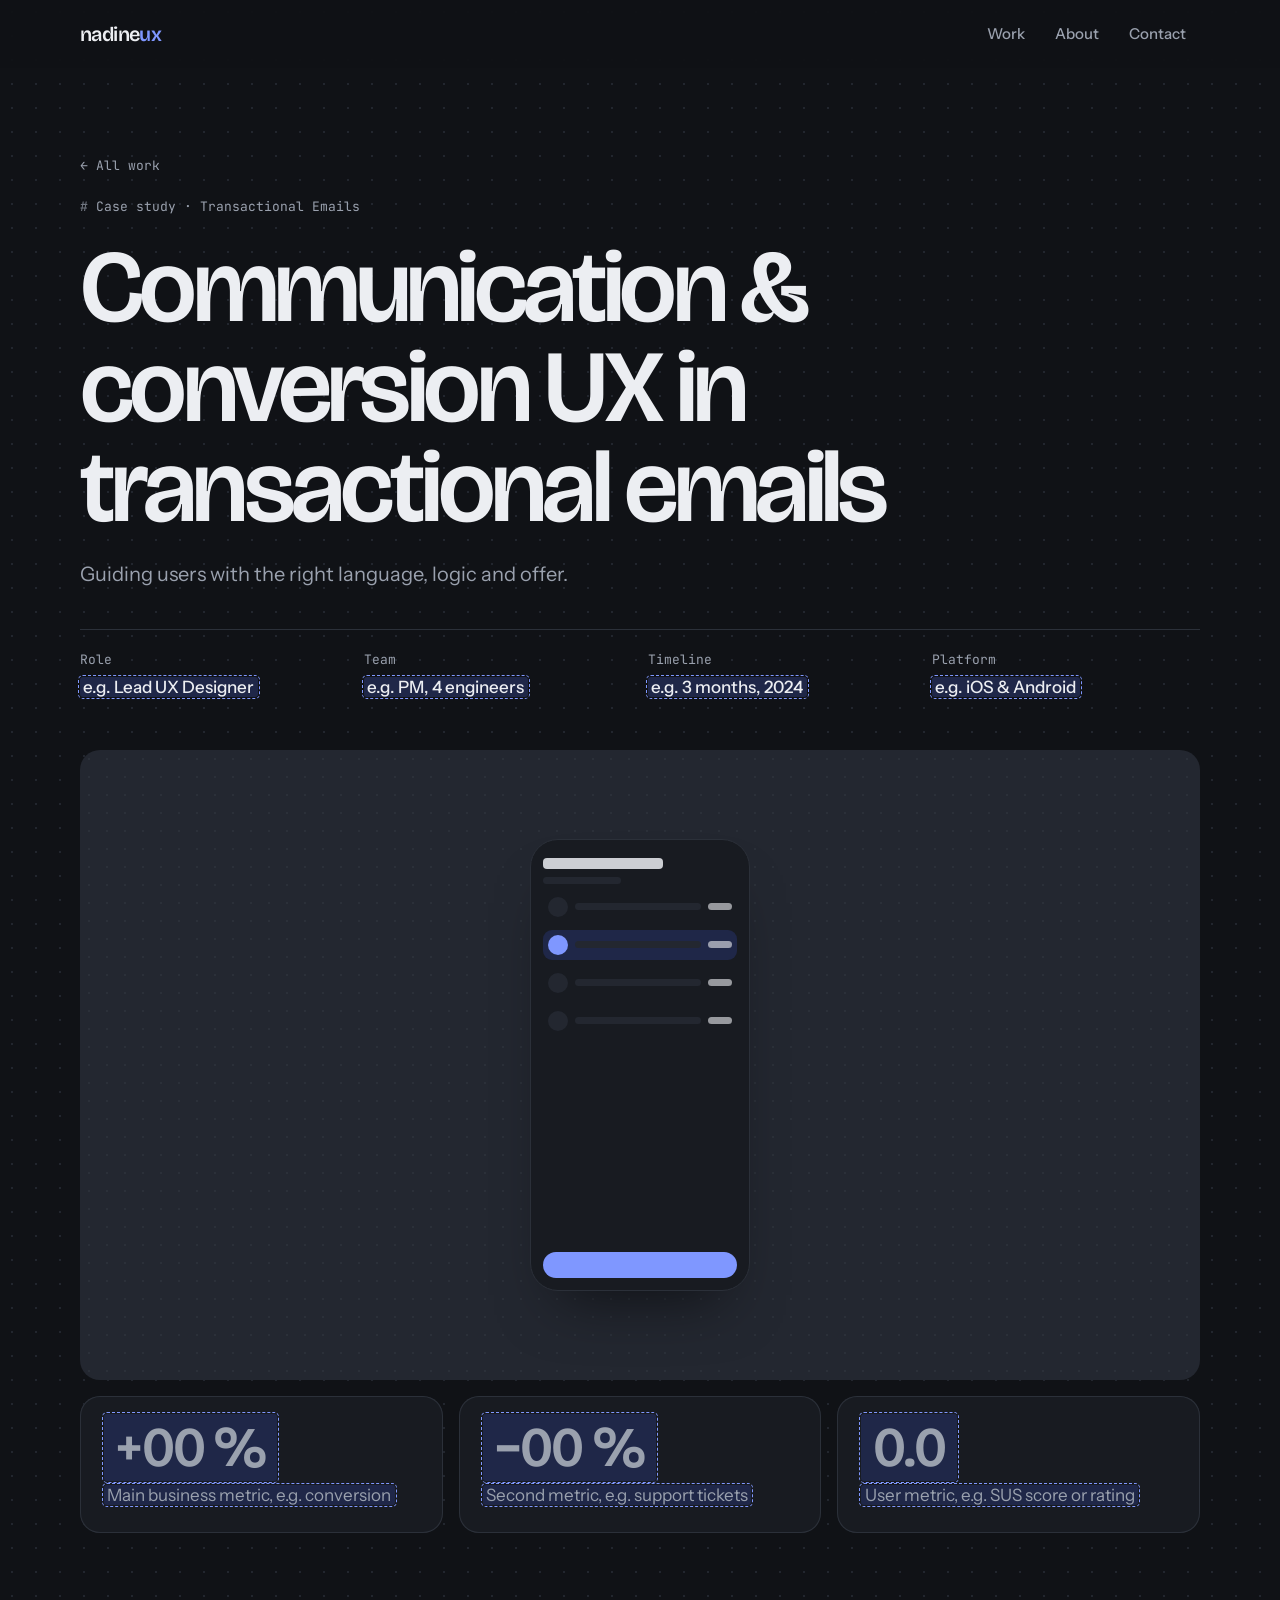
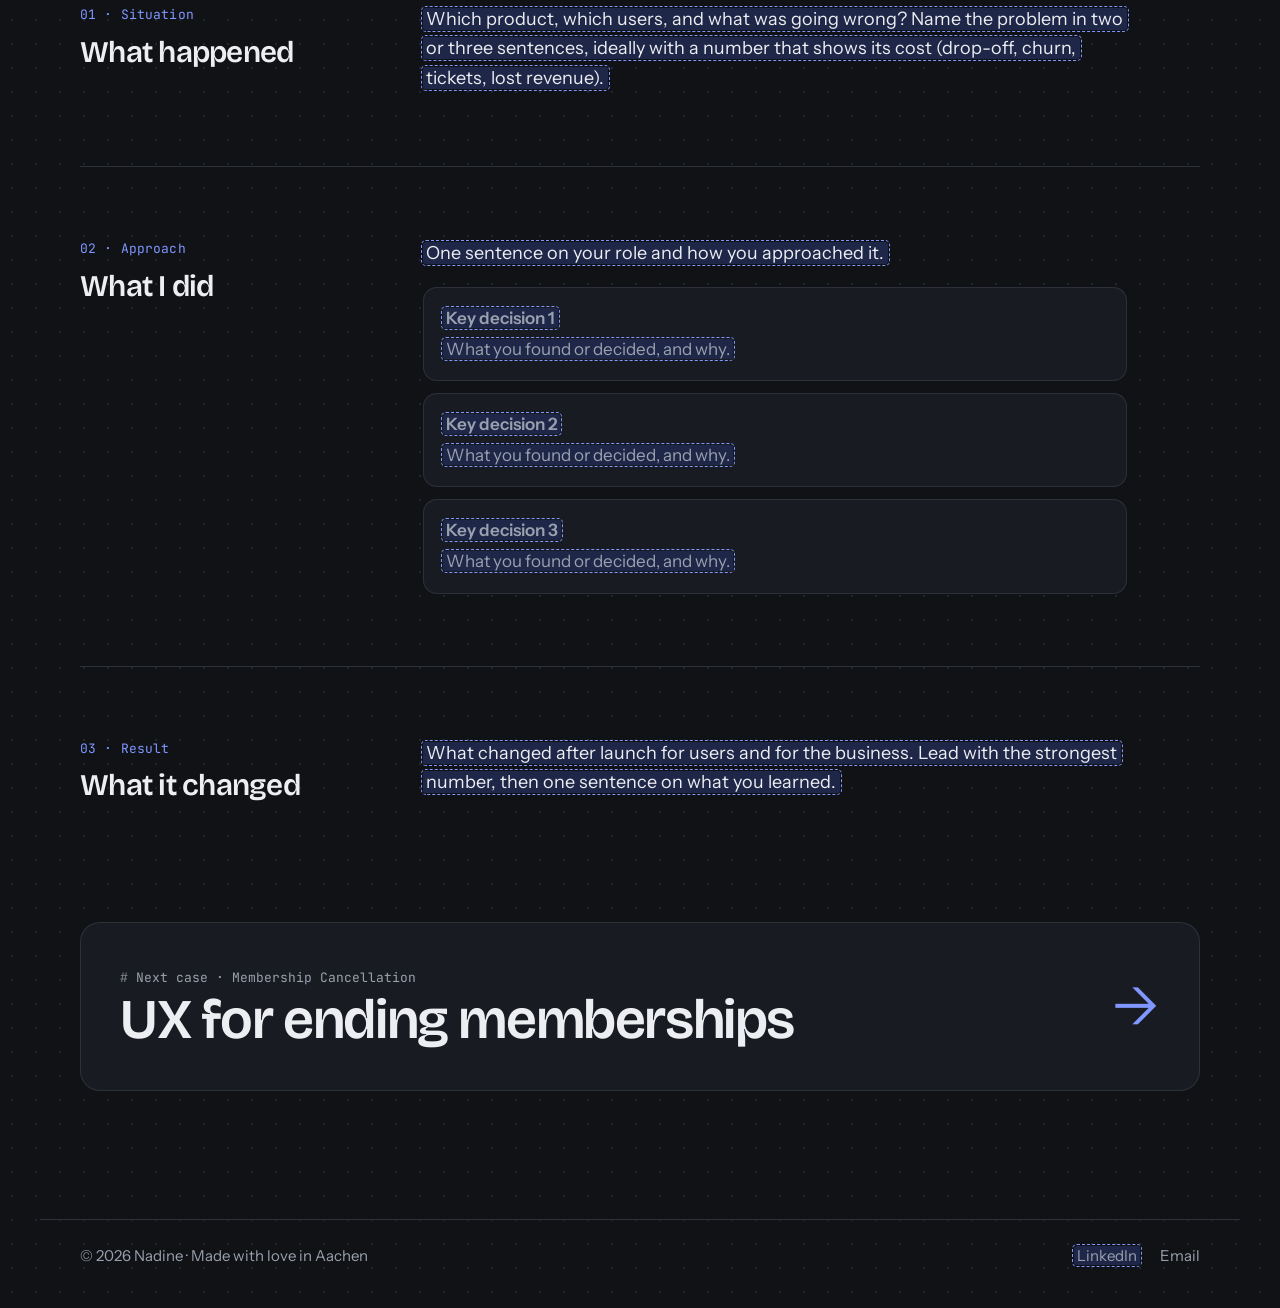
<file: work/transaction.html>
<!doctype html>
<html lang="en">
<head>
  <meta charset="utf-8">
  <meta name="viewport" content="width=device-width, initial-scale=1, viewport-fit=cover">
  <title>Transactional Emails · Soft Interactions</title>
  <meta name="description" content="Transactional Emails case study by Nadine: the situation, what I did, and the result.">
  <meta property="og:title" content="Communication &amp; conversion UX in transactional emails · Nadine, Product &amp; UX Designer">
  <meta property="og:type" content="article">
  <meta property="og:url" content="https://nadineux.com/work/transaction.html">
  <meta name="theme-color" content="#101216">
  <link rel="icon" href="../assets/favicon.svg" type="image/svg+xml">
  <link rel="preconnect" href="https://fonts.googleapis.com">
  <link rel="preconnect" href="https://fonts.gstatic.com" crossorigin>
  <link rel="stylesheet" href="https://fonts.googleapis.com/css2?family=Bricolage+Grotesque:opsz,wght@12..96,400..700&family=Instrument+Sans:wght@400;500;600&family=JetBrains+Mono:wght@400;500&display=swap">
  <link rel="stylesheet" href="../assets/style.css">
</head>
<body>
  <header class="site-header">
    <div class="wrap">
      <a class="logo" href="../index.html" aria-label="Nadine UX, home">nadine<span>ux</span></a>
      <nav class="site-nav" aria-label="Main">
        <ul>
          <li><a href="../index.html#work">Work</a></li>
          <li><a href="../index.html#about">About</a></li>
          <li><a href="../index.html#contact">Contact</a></li>
        </ul>
      </nav>
    </div>
  </header>

  <main>
    <section class="cs-hero wrap">
      <a class="back" href="../index.html#work">← All work</a>
      <span class="frame-label">Case study · Transactional Emails</span>
      <h1>Communication &amp; conversion UX in transactional emails</h1>
      <p class="lede">Guiding users with the right language, logic and offer.</p>
      <dl class="meta">
        <div><dt>Role</dt><dd><span class="todo">e.g. Lead UX Designer</span></dd></div>
        <div><dt>Team</dt><dd><span class="todo">e.g. PM, 4 engineers</span></dd></div>
        <div><dt>Timeline</dt><dd><span class="todo">e.g. 3 months, 2024</span></dd></div>
        <div><dt>Platform</dt><dd><span class="todo">e.g. iOS &amp; Android</span></dd></div>
      </dl>
    </section>

    <section class="wrap" aria-label="Results">
      <div class="case-visual cs-visual" aria-hidden="true">
        <div class="phone">
          <div class="ln h"></div>
          <div class="ln w40"></div>
          <div class="row"><span class="av"></span><span class="ln"></span><span class="amt"></span></div>
          <div class="row hl"><span class="av"></span><span class="ln"></span><span class="amt"></span></div>
          <div class="row"><span class="av"></span><span class="ln"></span><span class="amt"></span></div>
          <div class="row"><span class="av"></span><span class="ln"></span><span class="amt"></span></div>
          <div class="cta push"></div>
        </div>
      </div>
      <div class="results">
        <div class="result"><strong><span class="todo">+00 %</span></strong><span><span class="todo">Main business metric, e.g. conversion</span></span></div>
        <div class="result"><strong><span class="todo">−00 %</span></strong><span><span class="todo">Second metric, e.g. support tickets</span></span></div>
        <div class="result"><strong><span class="todo">0.0</span></strong><span><span class="todo">User metric, e.g. SUS score or rating</span></span></div>
      </div>
    </section>

    <article class="wrap">
      <section class="story">
        <div class="story-label">
          <span class="mono">01 · Situation</span>
          <h2>What happened</h2>
        </div>
        <div class="story-body">
          <p><span class="todo">Which product, which users, and what was going wrong? Name the problem in two or three sentences, ideally with a number that shows its cost (drop-off, churn, tickets, lost revenue).</span></p>
        </div>
      </section>

      <section class="story">
        <div class="story-label">
          <span class="mono">02 · Approach</span>
          <h2>What I did</h2>
        </div>
        <div class="story-body">
          <p><span class="todo">One sentence on your role and how you approached it.</span></p>
          <ul class="decisions">
            <li><strong><span class="todo">Key decision 1</span></strong><span><span class="todo">What you found or decided, and why.</span></span></li>
            <li><strong><span class="todo">Key decision 2</span></strong><span><span class="todo">What you found or decided, and why.</span></span></li>
            <li><strong><span class="todo">Key decision 3</span></strong><span><span class="todo">What you found or decided, and why.</span></span></li>
          </ul>
        </div>
      </section>

      <section class="story">
        <div class="story-label">
          <span class="mono">03 · Result</span>
          <h2>What it changed</h2>
        </div>
        <div class="story-body">
          <p><span class="todo">What changed after launch for users and for the business. Lead with the strongest number, then one sentence on what you learned.</span></p>
        </div>
      </section>

      <a class="next-case" href="membership-cancellation.html">
        <div>
          <span class="frame-label">Next case · Membership Cancellation</span>
          <h2>UX for ending memberships</h2>
        </div>
        <span class="arrow" aria-hidden="true">→</span>
      </a>
    </article>
  </main>

  <footer class="site-footer">
    <div class="wrap">
      <span>© 2026 Nadine · Made with love in Aachen</span>
      <ul>
        <li><a href="#" class="todo">LinkedIn</a></li>
        <li><a href="mailto:nadine.westmann@hotmail.com">Email</a></li>
      </ul>
    </div>
  </footer>
</body>
</html>
</file>
<file: assets/style.css>
/* Layout: one centered column on a Figma-like dotted canvas; sections are labelled like design frames, work sits in a 2-up grid */
/* Deliberately dark-only: the owner chose the dark look with the lilac accent for every visitor */
:root {
  --bg: #101216;
  --dot: #22262e;
  --surface: #181b21;
  --surface-2: #232730;
  --ink: #eceef2;
  --muted: #9aa1ae;
  --line: #2b3039;
  --accent: #7f97ff;
  --accent-soft: #1f2748;
  --on-accent: #0b0d12;
  --shadow: rgb(0 0 0 / 0.6);
  --duo: #b3bfff;
  color-scheme: dark;

  --font-display: "Bricolage Grotesque", "Avenir Next", "Segoe UI", system-ui, sans-serif;
  --font-body: "Instrument Sans", "Helvetica Neue", "Segoe UI", system-ui, sans-serif;
  --font-mono: "JetBrains Mono", ui-monospace, "SFMono-Regular", Menlo, monospace;

  --step--1: 0.8125rem;
  --step-0: 1.0625rem;
  --step-1: 1.25rem;
  --step-2: clamp(1.5rem, 1.3rem + 0.8vw, 1.875rem);
  --step-3: clamp(2.125rem, 1.5rem + 2.6vw, 3.5rem);
  --step-4: clamp(3rem, 1.6rem + 6vw, 6.5rem);

  --radius: 20px;
  --wrap: 1120px;
  --gutter: clamp(16px, 4vw, 40px);
  --spring: cubic-bezier(0.3, 0.7, 0.4, 1.4);
}

*, *::before, *::after { box-sizing: border-box; }

html { -webkit-text-size-adjust: 100%; scroll-behavior: smooth; scroll-padding-top: 80px; }

body {
  margin: 0;
  background-color: var(--bg);
  background-image: radial-gradient(var(--dot) 1px, transparent 1.4px);
  background-size: 24px 24px;
  color: var(--ink);
  font: 400 var(--step-0) / 1.6 var(--font-body);
  -webkit-font-smoothing: antialiased;
  overflow-x: hidden;
}

img { max-width: 100%; display: block; }

a { color: inherit; }

::selection { background: var(--accent-soft); color: var(--ink); }

:focus-visible { outline: 2px solid var(--accent); outline-offset: 3px; border-radius: 4px; }

h1, h2, h3 { font-family: var(--font-display); font-weight: 600; letter-spacing: -0.025em; line-height: 1.08; text-wrap: balance; margin: 0; }

p { margin: 0; }

.wrap {
  width: 100%;
  max-width: calc(var(--wrap) + 2 * var(--gutter));
  margin-inline: auto;
  padding-inline: var(--gutter);
}

.mono { font-family: var(--font-mono); font-size: var(--step--1); letter-spacing: 0.01em; }

.frame-label {
  display: inline-flex;
  align-items: center;
  gap: 8px;
  font-family: var(--font-mono);
  font-size: var(--step--1);
  color: var(--muted);
  transition: color 160ms ease;
}
.frame-label::before { content: "#"; font-weight: 500; opacity: 0.7; }

/* Placeholder content waiting for real copy */
.todo {
  background: var(--accent-soft);
  outline: 1px dashed var(--accent);
  outline-offset: 1px;
  border-radius: 3px;
  padding-inline: 0.2em;
  -webkit-box-decoration-break: clone;
  box-decoration-break: clone;
}

/* Header */
.site-header {
  position: sticky;
  top: env(safe-area-inset-top, 0px);
  z-index: 20;
  background: color-mix(in srgb, var(--bg) 84%, transparent);
  -webkit-backdrop-filter: blur(14px);
  backdrop-filter: blur(14px);
}
.site-header .wrap { display: flex; align-items: center; justify-content: space-between; gap: 16px; min-height: 68px; }
.logo { font-family: var(--font-display); font-weight: 600; font-size: 1.25rem; letter-spacing: -0.03em; text-decoration: none; }
.logo span { color: var(--accent); }
.site-nav ul { display: flex; gap: 2px; list-style: none; margin: 0; padding: 0; }
.site-nav a {
  display: inline-block;
  padding: 8px 14px;
  border-radius: 999px;
  text-decoration: none;
  font-size: 0.9375rem;
  font-weight: 500;
  color: var(--muted);
  transition: background 160ms ease, color 160ms ease;
}
.site-nav a:hover { background: var(--surface); color: var(--ink); }

/* Buttons */
.btn {
  display: inline-flex;
  align-items: center;
  gap: 10px;
  padding: 14px 24px;
  border-radius: 999px;
  border: 0;
  font: 500 1rem / 1 var(--font-body);
  text-decoration: none;
  cursor: pointer;
  transition: transform 220ms var(--spring), background 160ms ease, box-shadow 220ms ease;
}
.btn:hover { transform: translateY(-2px); }
.btn:active { transform: translateY(0) scale(0.96); transition-duration: 90ms; }
.btn-primary { background: var(--accent); color: var(--on-accent); box-shadow: 0 10px 24px -12px var(--accent); }
.btn-ghost { background: var(--surface); color: var(--ink); box-shadow: inset 0 0 0 1px var(--line); }
.btn .arrow { transition: transform 220ms var(--spring); }
.btn:hover .arrow { transform: translateX(3px); }

/* Hero */
.hero { padding-block: clamp(56px, 11vw, 140px) clamp(56px, 8vw, 104px); }
.hero h1 { font-size: var(--step-4); line-height: 0.98; letter-spacing: -0.045em; margin-top: 28px; }
.hero .lede { font-size: var(--step-1); line-height: 1.5; color: var(--muted); max-width: 34ch; margin-top: 56px; }
.hero .lede strong { color: var(--ink); font-weight: 500; }
.hero-actions { display: flex; flex-wrap: wrap; gap: 12px; margin-top: 36px; }

/* Design-tool selection box around a headline word */
.sel { position: relative; display: inline-block; white-space: nowrap; }
.sel-box {
  position: absolute;
  inset: 0.1em -0.14em -0.02em;
  border: 2px solid var(--accent);
  pointer-events: none;
  animation: sel-in 700ms 250ms cubic-bezier(0.2, 0.8, 0.2, 1) both;
}
.sel-box i {
  position: absolute;
  width: 11px;
  height: 11px;
  background: var(--surface);
  border: 2px solid var(--accent);
  animation: pop 380ms 850ms var(--spring) both;
}
.sel-box i:nth-child(1) { top: -6px; left: -6px; }
.sel-box i:nth-child(2) { top: -6px; right: -6px; }
.sel-box i:nth-child(3) { bottom: -6px; left: -6px; }
.sel-box i:nth-child(4) { bottom: -6px; right: -6px; }
.sel-dim {
  position: absolute;
  left: 50%;
  top: calc(100% + 12px);
  transform: translateX(-50%);
  padding: 5px 9px;
  border-radius: 5px;
  background: var(--accent);
  color: var(--on-accent);
  font: 500 12px / 1 var(--font-mono);
  letter-spacing: 0;
  white-space: nowrap;
  animation: pop 380ms 950ms var(--spring) both;
}
@keyframes sel-in { from { clip-path: inset(-40px 100% -60px -40px); } to { clip-path: inset(-40px -40px -60px -40px); } }
@keyframes pop { from { opacity: 0; scale: 0.4; } to { opacity: 1; scale: 1; } }

/* Sections */
.section { padding-block: clamp(56px, 9vw, 112px); }
.section-head { display: grid; gap: 14px; margin-bottom: clamp(32px, 5vw, 56px); }
.section-head h2 { font-size: var(--step-3); }
.section-head p { color: var(--muted); max-width: 52ch; }

/* Impact */
.approx { font-size: 0.6em; color: var(--muted); vertical-align: 0.12em; }
.visually-hidden { position: absolute; width: 1px; height: 1px; overflow: hidden; clip-path: inset(50%); white-space: nowrap; }

.impact-layout { display: grid; grid-template-columns: minmax(0, 5fr) minmax(0, 7fr); gap: clamp(32px, 6vw, 96px); align-items: start; }
.impact-lead { display: grid; gap: 16px; position: sticky; top: calc(env(safe-area-inset-top, 0px) + 96px); }
.lead-num { font: 600 clamp(5.5rem, 3rem + 10vw, 11rem) / 0.82 var(--font-display); letter-spacing: -0.06em; color: var(--accent); margin-top: 12px; }
.impact-lead h2 { font-size: var(--step-2); max-width: 18ch; }
.impact-lead .note { color: var(--muted); max-width: 36ch; line-height: 1.6; }
.ledger { list-style: none; margin: 0; padding: 0; border-top: 1px solid var(--line); }
.ledger li { display: grid; grid-template-columns: 8.5rem minmax(0, 1fr); gap: 24px; align-items: baseline; padding-block: 22px; border-bottom: 1px solid var(--line); }
.ledger .v { font: 600 var(--step-2) / 1 var(--font-display); letter-spacing: -0.02em; font-variant-numeric: tabular-nums; white-space: nowrap; transition: color 160ms ease; }
.ledger li:hover .v { color: var(--accent); }
.ledger .unit { display: block; margin-top: 8px; font: 400 var(--step--1) / 1.35 var(--font-mono); color: var(--muted); letter-spacing: 0; white-space: normal; }
.ledger .what { font-weight: 500; font-size: 1.0625rem; }
.ledger .how { display: block; margin-top: 4px; color: var(--muted); font-size: 0.9375rem; font-weight: 400; }

/* Work grid */
.work-grid { display: grid; grid-template-columns: repeat(2, minmax(0, 1fr)); gap: clamp(40px, 5vw, 64px) clamp(20px, 3vw, 40px); }
.case { display: flex; flex-direction: column; gap: 14px; text-decoration: none; min-width: 0; }
.case:focus-visible { outline: none; }
.case-visual {
  position: relative;
  display: grid;
  place-items: center;
  aspect-ratio: 4 / 3;
  max-width: 100%;
  border-radius: var(--radius);
  background-color: var(--surface-2);
  background-image: radial-gradient(var(--line) 1px, transparent 1.4px);
  background-size: 18px 18px;
  overflow: hidden;
  outline: 2px solid transparent;
  transition: outline-color 160ms ease;
}
.case:hover .case-visual, .case:focus-visible .case-visual { outline-color: var(--accent); }
.case:hover .frame-label, .case:focus-visible .frame-label { color: var(--accent); }
.case:hover .phone, .case:focus-visible .phone,
.case:hover .sheet, .case:focus-visible .sheet { transform: translateY(-8px) rotate(-1.5deg); }
.case-body { display: flex; flex-direction: column; gap: 8px; flex: 1; }
.case-body h3 { font-size: var(--step-2); }
.case-body p { color: var(--muted); }
.kpi { display: flex; align-items: baseline; justify-content: space-between; gap: 16px; margin-top: auto; padding-top: 14px; border-top: 1px solid var(--line); }
.kpi .mono { color: var(--muted); }
.kpi strong { font: 600 var(--step-2) / 1 var(--font-display); color: var(--accent); font-variant-numeric: tabular-nums; letter-spacing: -0.02em; }

/* Phone mockups drawn in CSS */
.phone {
  width: min(44%, 200px);
  aspect-ratio: 9 / 18.5;
  display: flex;
  flex-direction: column;
  gap: 8px;
  padding: 18px 12px 12px;
  background: var(--surface);
  border: 1px solid var(--line);
  border-radius: 28px;
  box-shadow: 0 34px 60px -30px var(--shadow);
  transition: transform 420ms var(--spring);
}
.ln { height: 7px; border-radius: 4px; background: var(--surface-2); flex: none; }
.ln.h { height: 11px; width: 62%; background: var(--ink); opacity: 0.85; }
.w40 { width: 40%; } .w55 { width: 55%; } .w70 { width: 70%; } .w85 { width: 85%; }
.blk { height: 26%; border-radius: 12px; background: var(--accent-soft); flex: none; }
.blk.sm { height: 14%; background: var(--surface-2); }
.push { margin-top: auto; }
.tabbar { display: flex; justify-content: space-around; align-items: center; padding: 10px 4px 2px; border-top: 1px solid var(--line); }
.tab { width: 16px; height: 16px; border-radius: 6px; background: var(--surface-2); }
.tab.on { width: 38px; border-radius: 999px; background: var(--accent); }
.field { height: 24px; border-radius: 8px; border: 1.5px solid var(--line); flex: none; }
.field.focus { border-color: var(--accent); box-shadow: 0 0 0 3px var(--accent-soft); }
.cta { height: 26px; border-radius: 999px; background: var(--accent); flex: none; }
.steps { display: flex; gap: 5px; }
.steps span { height: 4px; flex: 1; border-radius: 2px; background: var(--surface-2); }
.steps span.on { background: var(--accent); }
.row { display: flex; align-items: center; gap: 7px; padding: 5px; border-radius: 9px; }
.row.hl { background: var(--accent-soft); }
.row .av { width: 20px; height: 20px; border-radius: 50%; background: var(--surface-2); flex: none; }
.row.hl .av { background: var(--accent); }
.row .ln { flex: 1; }
.row .amt { width: 24px; height: 7px; border-radius: 4px; background: var(--ink); opacity: 0.6; flex: none; }
.avatar { width: 46px; height: 46px; border-radius: 50%; background: var(--accent-soft); box-shadow: inset 0 0 0 2px var(--accent); align-self: center; margin-block: 6px 4px; flex: none; }
.center { align-self: center; }
.set { display: flex; align-items: center; justify-content: space-between; gap: 8px; padding-block: 5px; border-bottom: 1px solid var(--line); }
.set .ln { flex: 1; max-width: 60%; }
.tg { position: relative; width: 24px; height: 14px; border-radius: 999px; background: var(--surface-2); flex: none; }
.tg::after { content: ""; position: absolute; top: 2px; left: 2px; width: 10px; height: 10px; border-radius: 50%; background: var(--surface); box-shadow: 0 1px 2px var(--shadow); }
.tg.on { background: var(--accent); }
.tg.on::after { left: 12px; }

/* Component sheet mockup drawn in CSS */
.sheet {
  width: min(72%, 360px);
  display: grid;
  gap: 12px;
  padding: 18px;
  background: var(--surface);
  border: 1px solid var(--line);
  border-radius: 18px;
  box-shadow: 0 34px 60px -30px var(--shadow);
  transition: transform 420ms var(--spring);
}
.swatches { display: grid; grid-template-columns: repeat(6, minmax(0, 1fr)); gap: 6px; }
.swatches span { aspect-ratio: 1; border-radius: 7px; background: var(--accent); }
.swatches span:nth-child(2) { opacity: 0.7; }
.swatches span:nth-child(3) { opacity: 0.45; }
.swatches span:nth-child(4) { background: var(--accent-soft); }
.swatches span:nth-child(5) { background: var(--ink); opacity: 0.85; }
.swatches span:nth-child(6) { background: var(--surface-2); }
.sheet-row { display: flex; align-items: center; gap: 8px; }
.pill { width: 26%; height: 22px; border-radius: 999px; background: var(--accent); flex: none; }
.pill.soft { background: var(--accent-soft); }
.pill.ghost { background: transparent; box-shadow: inset 0 0 0 1.5px var(--line); }
.chip { width: 18%; height: 14px; border-radius: 5px; background: var(--surface-2); flex: none; }
.sheet-row .tg { margin-left: auto; }

.more-work { display: flex; flex-wrap: wrap; align-items: baseline; gap: 12px 20px; margin-top: clamp(40px, 5vw, 64px); padding-top: 20px; border-top: 1px solid var(--line); }
.more-work .mono { color: var(--muted); }
.more-work ul { display: flex; flex-wrap: wrap; gap: 8px; list-style: none; margin: 0; padding: 0; }
.more-work li { padding: 6px 14px; border-radius: 999px; background: var(--surface); box-shadow: inset 0 0 0 1px var(--line); font-size: 0.9375rem; }

/* About */
.about { display: grid; grid-template-columns: minmax(0, 5fr) minmax(0, 7fr); gap: clamp(32px, 6vw, 88px); align-items: start; }
.portrait { position: relative; aspect-ratio: 1; width: calc(100% - 24px); max-width: 440px; margin: 12px; }
.portrait .sel-box { inset: -12px; animation: none; }
.portrait .sel-box i, .portrait .sel-dim { animation: none; }

/* Photos: soft shapes from the old Soft Interactions site, lilac duotone that fades to colour on hover */
.shape { width: 100%; height: 100%; -webkit-mask: var(--shape) center / 100% 100% no-repeat; mask: var(--shape) center / 100% 100% no-repeat; transition: transform 700ms var(--spring); }
.shape-flower { --shape: url("data:image/svg+xml,%3Csvg xmlns='http://www.w3.org/2000/svg' viewBox='0 0 100 100'%3E%3Cpath d='M99.60%2050.00%20L99.54%2050.86%20L99.35%2051.72%20L99.04%2052.57%20L98.62%2053.40%20L98.12%2054.21%20L97.54%2055.00%20L96.92%2055.76%20L96.27%2056.50%20L95.63%2057.23%20L95.01%2057.94%20L94.43%2058.64%20L93.92%2059.33%20L93.48%2060.04%20L93.14%2060.76%20L92.89%2061.49%20L92.73%2062.25%20L92.67%2063.05%20L92.70%2063.87%20L92.79%2064.74%20L92.94%2065.63%20L93.13%2066.56%20L93.33%2067.50%20L93.51%2068.47%20L93.67%2069.44%20L93.77%2070.41%20L93.81%2071.37%20L93.75%2072.29%20L93.60%2073.18%20L93.33%2074.02%20L92.95%2074.80%20L92.47%2075.52%20L91.87%2076.16%20L91.18%2076.74%20L90.41%2077.25%20L89.57%2077.70%20L88.67%2078.10%20L87.75%2078.45%20L86.82%2078.77%20L85.90%2079.07%20L85.01%2079.38%20L84.16%2079.69%20L83.36%2080.04%20L82.64%2080.43%20L81.98%2080.88%20L81.40%2081.40%20L80.88%2081.98%20L80.43%2082.64%20L80.04%2083.36%20L79.69%2084.16%20L79.38%2085.01%20L79.07%2085.90%20L78.77%2086.82%20L78.45%2087.75%20L78.10%2088.67%20L77.70%2089.57%20L77.25%2090.41%20L76.74%2091.18%20L76.16%2091.87%20L75.52%2092.47%20L74.80%2092.95%20L74.02%2093.33%20L73.18%2093.60%20L72.29%2093.75%20L71.37%2093.81%20L70.41%2093.77%20L69.44%2093.67%20L68.47%2093.51%20L67.50%2093.33%20L66.56%2093.13%20L65.63%2092.94%20L64.74%2092.79%20L63.87%2092.70%20L63.05%2092.67%20L62.25%2092.73%20L61.49%2092.89%20L60.76%2093.14%20L60.04%2093.48%20L59.33%2093.92%20L58.64%2094.43%20L57.94%2095.01%20L57.23%2095.63%20L56.50%2096.27%20L55.76%2096.92%20L55.00%2097.54%20L54.21%2098.12%20L53.40%2098.62%20L52.57%2099.04%20L51.72%2099.35%20L50.86%2099.54%20L50.00%2099.60%20L49.14%2099.54%20L48.28%2099.35%20L47.43%2099.04%20L46.60%2098.62%20L45.79%2098.12%20L45.00%2097.54%20L44.24%2096.92%20L43.50%2096.27%20L42.77%2095.63%20L42.06%2095.01%20L41.36%2094.43%20L40.67%2093.92%20L39.96%2093.48%20L39.24%2093.14%20L38.51%2092.89%20L37.75%2092.73%20L36.95%2092.67%20L36.13%2092.70%20L35.26%2092.79%20L34.37%2092.94%20L33.44%2093.13%20L32.50%2093.33%20L31.53%2093.51%20L30.56%2093.67%20L29.59%2093.77%20L28.63%2093.81%20L27.71%2093.75%20L26.82%2093.60%20L25.98%2093.33%20L25.20%2092.95%20L24.48%2092.47%20L23.84%2091.87%20L23.26%2091.18%20L22.75%2090.41%20L22.30%2089.57%20L21.90%2088.67%20L21.55%2087.75%20L21.23%2086.82%20L20.93%2085.90%20L20.62%2085.01%20L20.31%2084.16%20L19.96%2083.36%20L19.57%2082.64%20L19.12%2081.98%20L18.60%2081.40%20L18.02%2080.88%20L17.36%2080.43%20L16.64%2080.04%20L15.84%2079.69%20L14.99%2079.38%20L14.10%2079.07%20L13.18%2078.77%20L12.25%2078.45%20L11.33%2078.10%20L10.43%2077.70%20L9.59%2077.25%20L8.82%2076.74%20L8.13%2076.16%20L7.53%2075.52%20L7.05%2074.80%20L6.67%2074.02%20L6.40%2073.18%20L6.25%2072.29%20L6.19%2071.37%20L6.23%2070.41%20L6.33%2069.44%20L6.49%2068.47%20L6.67%2067.50%20L6.87%2066.56%20L7.06%2065.63%20L7.21%2064.74%20L7.30%2063.87%20L7.33%2063.05%20L7.27%2062.25%20L7.11%2061.49%20L6.86%2060.76%20L6.52%2060.04%20L6.08%2059.33%20L5.57%2058.64%20L4.99%2057.94%20L4.37%2057.23%20L3.73%2056.50%20L3.08%2055.76%20L2.46%2055.00%20L1.88%2054.21%20L1.38%2053.40%20L0.96%2052.57%20L0.65%2051.72%20L0.46%2050.86%20L0.40%2050.00%20L0.46%2049.14%20L0.65%2048.28%20L0.96%2047.43%20L1.38%2046.60%20L1.88%2045.79%20L2.46%2045.00%20L3.08%2044.24%20L3.73%2043.50%20L4.37%2042.77%20L4.99%2042.06%20L5.57%2041.36%20L6.08%2040.67%20L6.52%2039.96%20L6.86%2039.24%20L7.11%2038.51%20L7.27%2037.75%20L7.33%2036.95%20L7.30%2036.13%20L7.21%2035.26%20L7.06%2034.37%20L6.87%2033.44%20L6.67%2032.50%20L6.49%2031.53%20L6.33%2030.56%20L6.23%2029.59%20L6.19%2028.63%20L6.25%2027.71%20L6.40%2026.82%20L6.67%2025.98%20L7.05%2025.20%20L7.53%2024.48%20L8.13%2023.84%20L8.82%2023.26%20L9.59%2022.75%20L10.43%2022.30%20L11.33%2021.90%20L12.25%2021.55%20L13.18%2021.23%20L14.10%2020.93%20L14.99%2020.62%20L15.84%2020.31%20L16.64%2019.96%20L17.36%2019.57%20L18.02%2019.12%20L18.60%2018.60%20L19.12%2018.02%20L19.57%2017.36%20L19.96%2016.64%20L20.31%2015.84%20L20.62%2014.99%20L20.93%2014.10%20L21.23%2013.18%20L21.55%2012.25%20L21.90%2011.33%20L22.30%2010.43%20L22.75%209.59%20L23.26%208.82%20L23.84%208.13%20L24.48%207.53%20L25.20%207.05%20L25.98%206.67%20L26.82%206.40%20L27.71%206.25%20L28.63%206.19%20L29.59%206.23%20L30.56%206.33%20L31.53%206.49%20L32.50%206.67%20L33.44%206.87%20L34.37%207.06%20L35.26%207.21%20L36.13%207.30%20L36.95%207.33%20L37.75%207.27%20L38.51%207.11%20L39.24%206.86%20L39.96%206.52%20L40.67%206.08%20L41.36%205.57%20L42.06%204.99%20L42.77%204.37%20L43.50%203.73%20L44.24%203.08%20L45.00%202.46%20L45.79%201.88%20L46.60%201.38%20L47.43%200.96%20L48.28%200.65%20L49.14%200.46%20L50.00%200.40%20L50.86%200.46%20L51.72%200.65%20L52.57%200.96%20L53.40%201.38%20L54.21%201.88%20L55.00%202.46%20L55.76%203.08%20L56.50%203.73%20L57.23%204.37%20L57.94%204.99%20L58.64%205.57%20L59.33%206.08%20L60.04%206.52%20L60.76%206.86%20L61.49%207.11%20L62.25%207.27%20L63.05%207.33%20L63.87%207.30%20L64.74%207.21%20L65.63%207.06%20L66.56%206.87%20L67.50%206.67%20L68.47%206.49%20L69.44%206.33%20L70.41%206.23%20L71.37%206.19%20L72.29%206.25%20L73.18%206.40%20L74.02%206.67%20L74.80%207.05%20L75.52%207.53%20L76.16%208.13%20L76.74%208.82%20L77.25%209.59%20L77.70%2010.43%20L78.10%2011.33%20L78.45%2012.25%20L78.77%2013.18%20L79.07%2014.10%20L79.38%2014.99%20L79.69%2015.84%20L80.04%2016.64%20L80.43%2017.36%20L80.88%2018.02%20L81.40%2018.60%20L81.98%2019.12%20L82.64%2019.57%20L83.36%2019.96%20L84.16%2020.31%20L85.01%2020.62%20L85.90%2020.93%20L86.82%2021.23%20L87.75%2021.55%20L88.67%2021.90%20L89.57%2022.30%20L90.41%2022.75%20L91.18%2023.26%20L91.87%2023.84%20L92.47%2024.48%20L92.95%2025.20%20L93.33%2025.98%20L93.60%2026.82%20L93.75%2027.71%20L93.81%2028.63%20L93.77%2029.59%20L93.67%2030.56%20L93.51%2031.53%20L93.33%2032.50%20L93.13%2033.44%20L92.94%2034.37%20L92.79%2035.26%20L92.70%2036.13%20L92.67%2036.95%20L92.73%2037.75%20L92.89%2038.51%20L93.14%2039.24%20L93.48%2039.96%20L93.92%2040.67%20L94.43%2041.36%20L95.01%2042.06%20L95.63%2042.77%20L96.27%2043.50%20L96.92%2044.24%20L97.54%2045.00%20L98.12%2045.79%20L98.62%2046.60%20L99.04%2047.43%20L99.35%2048.28%20L99.54%2049.14Z'/%3E%3C/svg%3E"); }
.shape-clover { --shape: url("data:image/svg+xml,%3Csvg xmlns='http://www.w3.org/2000/svg' viewBox='0 0 100 100'%3E%3Ccircle cx='28' cy='28' r='28'/%3E%3Ccircle cx='72' cy='28' r='28'/%3E%3Ccircle cx='28' cy='72' r='28'/%3E%3Ccircle cx='72' cy='72' r='28'/%3E%3Ccircle cx='50' cy='50' r='32'/%3E%3C/svg%3E"); }
.shape img { width: 100%; height: 100%; object-fit: cover; }
.duo { position: relative; isolation: isolate; background: var(--bg); }
.duo img { filter: grayscale(1) contrast(1.12) brightness(1.12); transition: filter 700ms ease; }
.duo::after { content: ""; position: absolute; inset: 0; background: var(--duo); mix-blend-mode: multiply; transition: opacity 700ms ease; pointer-events: none; }
.portrait .duo img, .contact-photo .duo img { filter: grayscale(0.55) contrast(1.08) brightness(1.08); }
.portrait .duo::after, .contact-photo .duo::after { opacity: 0.75; }
.contact-photo .duo img { filter: grayscale(0.7) contrast(1.05) brightness(0.9); }
.contact-photo .duo::after { opacity: 0.55; }
.duo:hover img, .portrait .duo:hover img, .contact-photo .duo:hover img { filter: none; }
.duo:hover::after, .portrait .duo:hover::after, .contact-photo .duo:hover::after { opacity: 0; }
.portrait:hover .shape { transform: rotate(8deg); }
.portrait:hover .shape img { transform: rotate(-8deg) scale(1.1); }
.shape img { transition: transform 700ms var(--spring), filter 700ms ease; }
.about-text { display: grid; gap: 20px; min-width: 0; }
.about-text h2 { font-size: var(--step-3); }
.about-text p { font-size: var(--step-1); line-height: 1.55; max-width: 38ch; }
.about-text .about-body { font-size: var(--step-0); line-height: 1.65; color: var(--muted); max-width: 60ch; }
.traits { display: grid; gap: 10px; list-style: none; margin: 4px 0 0; padding: 0; }
.traits li { display: flex; align-items: baseline; gap: 12px; }
.traits li::before { content: ""; width: 8px; height: 8px; flex: none; border: 2px solid var(--accent); background: var(--surface); transform: translateY(-1px); }
.facts { display: grid; grid-template-columns: repeat(3, minmax(0, 1fr)); gap: 16px; margin: 16px 0 0; padding-top: 20px; border-top: 1px solid var(--line); }
.facts dt { font-family: var(--font-mono); font-size: var(--step--1); color: var(--muted); }
.facts dd { margin: 4px 0 0; font-weight: 500; }

/* Contact */
.contact-layout { display: grid; grid-template-columns: minmax(0, 7fr) minmax(0, 4fr); gap: clamp(32px, 6vw, 88px); align-items: center; }
.contact-photo { aspect-ratio: 1; width: 100%; }
.contact-photo:hover .shape { transform: rotate(-12deg); }
.contact-photo:hover .shape img { transform: rotate(12deg) scale(1.12); }
.contact { display: grid; gap: 28px; justify-items: start; }
.contact h2 { font-size: var(--step-4); letter-spacing: -0.045em; line-height: 0.98; }
.contact p { color: var(--muted); font-size: var(--step-1); max-width: 40ch; }
.contact-actions { display: flex; flex-wrap: wrap; align-items: center; gap: 12px; }
.email { font-family: var(--font-mono); font-size: 0.9375rem; user-select: all; }

/* Footer */
.site-footer { padding-block: 32px 40px; color: var(--muted); font-size: 0.9375rem; }
.site-footer .wrap { display: flex; flex-wrap: wrap; justify-content: space-between; gap: 12px; border-top: 1px solid var(--line); padding-top: 24px; }
.site-footer ul { display: flex; gap: 20px; list-style: none; margin: 0; padding: 0; }
.site-footer a { text-decoration: none; }
.site-footer a:hover { color: var(--ink); }

/* Case study page */
.cs-hero { padding-block: clamp(40px, 7vw, 88px) clamp(32px, 4vw, 48px); display: grid; gap: 20px; }
.back { display: inline-flex; gap: 8px; align-items: center; color: var(--muted); text-decoration: none; font-family: var(--font-mono); font-size: var(--step--1); justify-self: start; }
.back:hover { color: var(--accent); }
.cs-hero h1 { font-size: var(--step-4); letter-spacing: -0.045em; line-height: 0.98; }
.cs-hero .lede { font-size: var(--step-1); color: var(--muted); max-width: 46ch; line-height: 1.5; }
.meta { display: grid; grid-template-columns: repeat(4, minmax(0, 1fr)); gap: 16px; margin: 20px 0 0; padding-top: 20px; border-top: 1px solid var(--line); }
.meta dt { font-family: var(--font-mono); font-size: var(--step--1); color: var(--muted); }
.meta dd { margin: 4px 0 0; font-weight: 500; }

.cs-visual { aspect-ratio: 16 / 9; }
.cs-visual .phone { width: min(26%, 220px); }
.cs-visual .sheet { width: min(56%, 480px); }

.quote { display: grid; gap: 16px; margin: 0; padding-block: clamp(40px, 6vw, 72px); border-top: 1px solid var(--line); }
.quote p { font: 500 var(--step-3) / 1.15 var(--font-display); letter-spacing: -0.03em; max-width: 26ch; text-wrap: balance; }
.quote p::before { content: "“"; color: var(--accent); }
.quote p::after { content: "”"; color: var(--accent); }
.quote figcaption { color: var(--muted); }

.results { display: grid; grid-template-columns: repeat(3, minmax(0, 1fr)); gap: 16px; margin-top: 16px; }
.result { display: grid; gap: 6px; align-content: start; padding: 24px; border-radius: var(--radius); background: var(--surface); box-shadow: inset 0 0 0 1px var(--line); }
.result strong { font: 600 var(--step-3) / 1 var(--font-display); color: var(--accent); letter-spacing: -0.03em; font-variant-numeric: tabular-nums; }
.result span { color: var(--muted); }
.result .word, .kpi .word { font-size: var(--step-2); line-height: 1.15; letter-spacing: -0.02em; color: var(--accent); }

.story { display: grid; grid-template-columns: minmax(0, 3fr) minmax(0, 8fr); gap: clamp(16px, 4vw, 56px); padding-block: clamp(40px, 6vw, 72px); border-top: 1px solid var(--line); }
.story:first-of-type { border-top: 0; }
.story-label { display: grid; gap: 10px; align-content: start; }
.story-label .mono { color: var(--accent); }
.story-label h2 { font-size: var(--step-2); }
.story-body { display: grid; gap: 18px; max-width: 64ch; min-width: 0; }
.story-body p { font-size: 1.125rem; line-height: 1.65; }
.decisions { display: grid; gap: 12px; list-style: none; margin: 0; padding: 0; }
.decisions li { display: grid; gap: 4px; padding: 18px 20px; border-radius: 14px; background: var(--surface); box-shadow: inset 0 0 0 1px var(--line); }
.decisions strong { font-weight: 600; }
.decisions span { color: var(--muted); }

.next-case {
  display: flex;
  align-items: center;
  justify-content: space-between;
  gap: 16px;
  margin-block: clamp(24px, 4vw, 48px) clamp(56px, 8vw, 96px);
  padding: clamp(24px, 4vw, 40px);
  border-radius: var(--radius);
  background: var(--surface);
  box-shadow: inset 0 0 0 1px var(--line);
  text-decoration: none;
  transition: box-shadow 160ms ease;
}
.next-case:hover { box-shadow: inset 0 0 0 2px var(--accent); }
.next-case h2 { font-size: var(--step-3); }
.next-case .arrow { font-size: var(--step-3); color: var(--accent); transition: transform 260ms var(--spring); }
.next-case:hover .arrow { transform: translateX(6px); }

/* Design system playground: brands and sport modes as token sets, switched with radios (no JS, works in the modal) */
.cs-visual.ds-visual { aspect-ratio: auto; display: block; padding: clamp(20px, 4vw, 48px); }
.ds-demo {
  --p: #7f97ff; --p-ink: #0b0d12; --p-label: "#7F97FF";
  --r: 14px; --r-label: "14px";
  --card: #1a1e27;
  --m: var(--p); --m-label: "= primary"; --league: "Matchday 12";
  --pattern: none;
  display: grid;
  grid-template-columns: minmax(0, 5fr) minmax(0, 6fr);
  gap: clamp(24px, 4vw, 56px);
  align-items: center;
}
.ds-demo:has(#ds-brand-b:checked) { --p: #ffb547; --p-ink: #1a1203; --p-label: "#FFB547"; --r: 4px; --r-label: "4px"; --card: #1f1c17; }
.ds-demo:has(#ds-brand-c:checked) { --p: #4fd1a5; --p-ink: #04140e; --p-label: "#4FD1A5"; --r: 26px; --r-label: "26px"; --card: #152019; }
.ds-demo:has(#ds-mode-football:checked) { --m: #3ccf6e; --m-label: "#3CCF6E"; --league: "Football"; --pattern: repeating-linear-gradient(90deg, rgb(60 207 110 / 0.06) 0 22px, transparent 22px 44px); }
.ds-demo:has(#ds-mode-handball:checked) { --m: #ff7a45; --m-label: "#FF7A45"; --league: "Handball"; --pattern: radial-gradient(rgb(255 122 69 / 0.18) 1.2px, transparent 1.6px) 0 0 / 14px 14px; }
.ds-demo:has(#ds-mode-hockey:checked) { --m: #8fd3ff; --m-label: "#8FD3FF"; --league: "Ice hockey"; --pattern: linear-gradient(90deg, transparent calc(50% - 1px), rgb(143 211 255 / 0.3) calc(50% - 1px) calc(50% + 1px), transparent calc(50% + 1px)), radial-gradient(circle at 50% 50%, transparent 36px, rgb(143 211 255 / 0.3) 36px 38px, transparent 38px); }

.ds-side { display: grid; gap: 20px; min-width: 0; }
.ds-group { display: flex; flex-wrap: wrap; gap: 8px; margin: 0; padding: 0; border: 0; min-width: 0; }
.ds-group legend { width: 100%; margin-bottom: 8px; padding: 0; color: var(--muted); }
.ds-group label {
  position: relative;
  padding: 8px 14px;
  border-radius: 999px;
  background: var(--surface);
  box-shadow: inset 0 0 0 1px var(--line);
  font-size: 0.9375rem;
  cursor: pointer;
  transition: background 160ms ease, color 160ms ease, transform 220ms var(--spring);
}
.ds-group label:hover { transform: translateY(-1px); }
.ds-group label:active { transform: scale(0.96); }
.ds-group input { position: absolute; opacity: 0; pointer-events: none; }
.ds-group label:has(input:checked) { background: var(--ink); color: var(--bg); box-shadow: none; }
.ds-group label:has(input:focus-visible) { outline: 2px solid var(--accent); outline-offset: 2px; }
.ds-tokens { display: grid; gap: 6px; margin: 4px 0 0; padding-top: 16px; border-top: 1px solid var(--line); font-family: var(--font-mono); font-size: var(--step--1); }
.ds-tokens div { display: flex; justify-content: space-between; gap: 12px; }
.ds-tokens dt { color: var(--muted); }
.ds-tokens dd { margin: 0; display: flex; align-items: center; gap: 8px; }
.ds-tokens dd::before { content: ""; width: 12px; height: 12px; border-radius: 3px; }
.ds-tokens .t-p::before { background: var(--p); }
.ds-tokens .t-m::before { background: var(--m); }
.ds-tokens .t-r::before { border: 2px solid var(--ink); border-radius: min(var(--r), 6px) 3px 3px 3px; width: 10px; height: 10px; }
.ds-tokens .t-p::after { content: var(--p-label); }
.ds-tokens .t-m::after { content: var(--m-label); }
.ds-tokens .t-r::after { content: var(--r-label); }

.ds-stage { display: grid; gap: 12px; justify-items: center; min-width: 0; }
.ds-card {
  width: min(100%, 340px);
  display: grid;
  gap: 18px;
  padding: 22px;
  border-radius: var(--r);
  background: var(--pattern), var(--card);
  box-shadow: 0 30px 60px -30px rgb(0 0 0 / 0.7), inset 0 0 0 1px rgb(255 255 255 / 0.06);
  color: #f2f3f6;
  transition: border-radius 420ms var(--spring), background-color 300ms ease;
}
.ds-card-top { display: flex; justify-content: space-between; align-items: center; }
.ds-tag { padding: 4px 10px; border-radius: calc(var(--r) / 2); background: color-mix(in srgb, var(--m) 18%, transparent); color: var(--m); font: 500 0.8125rem / 1.2 var(--font-mono); transition: color 300ms ease, background 300ms ease, border-radius 420ms var(--spring); }
.ds-tag::before { content: var(--league); }
.ds-live { display: inline-flex; align-items: center; gap: 6px; font: 600 0.75rem / 1 var(--font-body); letter-spacing: 0.08em; text-transform: uppercase; }
.ds-live::before { content: ""; width: 8px; height: 8px; border-radius: 50%; background: #ff4d5e; box-shadow: 0 0 0 4px rgb(255 77 94 / 0.2); }
.ds-teams { display: grid; grid-template-columns: 1fr auto 1fr; align-items: center; gap: 12px; font-weight: 500; }
.ds-teams span:last-child { text-align: right; }
.ds-teams strong { font: 600 2rem / 1 var(--font-display); letter-spacing: -0.02em; }
.ds-bar { height: 6px; border-radius: 99px; background: rgb(255 255 255 / 0.1); overflow: hidden; }
.ds-bar span { display: block; width: 62%; height: 100%; border-radius: inherit; background: var(--m); transition: background 300ms ease; }
.ds-btn { justify-self: start; padding: 11px 18px; border-radius: var(--r); background: var(--p); color: var(--p-ink); font-weight: 600; transition: background 300ms ease, color 300ms ease, border-radius 420ms var(--spring); }
.ds-note { color: var(--muted); text-align: center; }

@media (max-width: 860px) {
  .ds-demo { grid-template-columns: minmax(0, 1fr); }
  .ds-stage { order: -1; }
}

/* Chat home: hero + composer centred; once a conversation starts the composer docks at the bottom */
.chat-page { overflow: hidden; }
.chat-app { height: 100dvh; display: flex; flex-direction: column; }
.chat-header { flex: none; display: flex; align-items: center; justify-content: space-between; gap: 12px; min-height: 64px; padding-inline: var(--gutter); }
.chat-controls { display: flex; align-items: center; gap: 8px; }
.chat-reset { display: none; padding: 7px 14px; border: 0; border-radius: 999px; background: transparent; color: var(--muted); font: 500 0.875rem / 1 var(--font-body); cursor: pointer; transition: background 160ms ease, color 160ms ease; }
.chat-reset:hover { background: var(--surface); color: var(--ink); }
.chatting .chat-reset { display: inline-block; }
.lang-toggle { display: inline-flex; padding: 3px; border-radius: 999px; background: var(--surface); box-shadow: inset 0 0 0 1px var(--line); }
.lang-toggle button { padding: 5px 10px; border: 0; border-radius: 999px; background: transparent; color: var(--muted); font: 500 0.75rem / 1 var(--font-mono); letter-spacing: 0.04em; cursor: pointer; transition: background 160ms ease, color 160ms ease; }
.lang-toggle button[aria-pressed="true"] { background: var(--ink); color: var(--bg); }

.chat-main { flex: 1 1 auto; min-height: 0; overflow-y: auto; overscroll-behavior: contain; display: flex; flex-direction: column; justify-content: flex-end; padding-inline: var(--gutter); }
.chat-spacer { flex: 1 1 auto; transition: flex-grow 520ms cubic-bezier(0.2, 0.8, 0.2, 1); }
.chatting .chat-spacer { flex-grow: 0; }
.chatting .chat-main { justify-content: flex-start; }

.chat-hero { display: grid; justify-items: center; gap: 0; text-align: center; padding-block: 24px 40px; }
.chat-hero h1 { font-size: var(--step-4); line-height: 0.98; letter-spacing: -0.045em; margin-top: 20px; }
.chat-lede { margin-top: 52px; max-width: 40ch; color: var(--muted); font-size: var(--step-1); line-height: 1.5; }
.chatting .chat-hero { display: none; }

.chat-log { width: 100%; max-width: 760px; margin-inline: auto; display: grid; gap: 28px; padding-block: 24px; }
.chat-log:empty { display: none; }

.chat-dock { flex: none; width: 100%; max-width: calc(760px + 2 * var(--gutter)); margin-inline: auto; padding: 8px var(--gutter) calc(12px + env(safe-area-inset-bottom, 0px)); display: grid; gap: 14px; }

/* Composer: a frame that shows selection handles while you type */
.composer {
  position: relative;
  display: flex;
  align-items: flex-end;
  gap: 8px;
  padding: 10px 10px 10px 20px;
  border-radius: 24px;
  background: var(--surface);
  box-shadow: inset 0 0 0 1px var(--line), 0 24px 60px -30px var(--shadow);
  transition: box-shadow 200ms ease;
}
.composer:focus-within { box-shadow: inset 0 0 0 2px var(--accent), 0 24px 60px -30px var(--shadow); }
.composer-handles { position: absolute; inset: 0; pointer-events: none; opacity: 0; transition: opacity 200ms ease; }
.composer:focus-within .composer-handles { opacity: 1; }
.composer-handles i { position: absolute; width: 10px; height: 10px; background: var(--surface); border: 2px solid var(--accent); }
.composer-handles i:nth-child(1) { top: -4px; left: -4px; }
.composer-handles i:nth-child(2) { top: -4px; right: -4px; }
.composer-handles i:nth-child(3) { bottom: -4px; left: -4px; }
.composer-handles i:nth-child(4) { bottom: -4px; right: -4px; }
#chat-input {
  flex: 1;
  min-width: 0;
  max-height: 200px;
  padding: 9px 0;
  border: 0;
  resize: none;
  background: transparent;
  color: var(--ink);
  font: 400 var(--step-0) / 1.5 var(--font-body);
  outline: none;
  overflow-y: hidden;
}
#chat-input::placeholder { color: var(--muted); }
.composer-mic, .composer-send {
  flex: none;
  width: 42px;
  height: 42px;
  display: grid;
  place-items: center;
  border: 0;
  border-radius: 50%;
  cursor: pointer;
  transition: transform 220ms var(--spring), background 160ms ease, opacity 160ms ease;
}
.composer-mic { background: var(--surface-2); color: var(--ink); }
.composer-mic:hover { transform: translateY(-1px); }
.composer-send { background: var(--accent); color: var(--on-accent); box-shadow: 0 10px 24px -12px var(--accent); }
.composer-send:hover:not(:disabled) { transform: translateY(-2px); }
.composer-send:active:not(:disabled), .composer-mic:active { transform: scale(0.94); }
.composer-send:disabled { opacity: 0.35; cursor: default; box-shadow: none; }
.composer-mic[hidden] { display: none; }
.is-listening .composer-mic { background: var(--accent); color: var(--on-accent); animation: mic-pulse 1.4s ease-out infinite; }
@keyframes mic-pulse { from { box-shadow: 0 0 0 0 color-mix(in srgb, var(--accent) 55%, transparent); } to { box-shadow: 0 0 0 14px transparent; } }

.starters { display: grid; justify-items: center; gap: 10px; }
.starters-label { color: var(--muted); }
.chatting .starters { display: none; }
.q-chips { display: flex; flex-wrap: wrap; justify-content: center; gap: 8px; }
.q-chip {
  padding: 8px 14px;
  border: 0;
  border-radius: 999px;
  background: var(--surface);
  box-shadow: inset 0 0 0 1px var(--line);
  color: var(--ink);
  font: 400 0.9375rem / 1.3 var(--font-body);
  text-align: left;
  cursor: pointer;
  transition: box-shadow 160ms ease, transform 220ms var(--spring);
}
.q-chip:hover { box-shadow: inset 0 0 0 1px var(--accent); transform: translateY(-1px); }
.q-chip:active { transform: scale(0.97); }
.privacy { margin: 0; text-align: center; color: var(--muted); font-size: 0.75rem; line-height: 1.5; }
.privacy a { color: var(--muted); }
.privacy a:hover { color: var(--ink); }

/* Messages */
.msg { display: grid; gap: 10px; animation: msg-in 320ms cubic-bezier(0.2, 0.8, 0.2, 1) both; }
@keyframes msg-in { from { opacity: 0; transform: translateY(8px); } }
.msg-label { color: var(--muted); }
.msg-user { justify-items: end; }
.msg-user .bubble { max-width: min(85%, 52ch); margin: 0; padding: 12px 16px; border-radius: 18px 18px 4px 18px; background: var(--accent-soft); color: var(--ink); white-space: pre-wrap; overflow-wrap: anywhere; }
.msg-bot .frame-label { color: var(--accent); }
.answer { display: grid; gap: 12px; max-width: 64ch; font-size: 1.0625rem; line-height: 1.65; }
.answer p { margin: 0; }
.answer strong { color: var(--ink); font-weight: 600; }
.answer em { color: var(--muted); }
.answer ul { display: grid; gap: 8px; margin: 0; padding: 0; list-style: none; }
.answer li { position: relative; padding-left: 22px; }
.answer li::before { content: ""; position: absolute; left: 0; top: 0.62em; width: 8px; height: 8px; border: 2px solid var(--accent); background: var(--surface); }
.answer li strong { white-space: nowrap; }
.msg-actions { display: flex; flex-wrap: wrap; gap: 8px; margin-top: 4px; }
.btn-sm { padding: 10px 16px; font-size: 0.9375rem; }
.msg-suggest { display: grid; gap: 10px; margin-top: 10px; padding-top: 14px; border-top: 1px solid var(--line); }
.msg-suggest .mono { color: var(--muted); }
.msg-suggest .q-chips { justify-content: flex-start; }
.typing-dots { display: flex; gap: 6px; padding-block: 6px; }
.typing-dots i { width: 7px; height: 7px; border-radius: 50%; background: var(--accent); animation: dot 1s ease-in-out infinite; }
.typing-dots i:nth-child(2) { animation-delay: 150ms; }
.typing-dots i:nth-child(3) { animation-delay: 300ms; }
@keyframes dot { 0%, 100% { opacity: 0.25; transform: translateY(0); } 50% { opacity: 1; transform: translateY(-3px); } }

@media (max-width: 520px) {
  .chat-lede { margin-top: 44px; font-size: var(--step-0); }
  .chat-hero { padding-block: 8px 28px; }
  .composer { padding-left: 16px; }
  .msg-user .bubble { max-width: 92%; }
}

/* Case study modal: a sheet that slides up over the home page */
html.modal-open { overflow: hidden; }
.case-modal {
  position: fixed;
  inset: 0;
  width: 100%;
  height: 100%;
  max-width: none;
  max-height: none;
  margin: 0;
  padding: env(safe-area-inset-top, 0px) 0 0;
  border: 0;
  background: transparent;
  color: var(--ink);
  overflow: hidden;
}
.case-modal::backdrop { background: rgb(5 6 9 / 0.72); -webkit-backdrop-filter: blur(6px); backdrop-filter: blur(6px); }
.case-modal-sheet {
  height: calc(100% - clamp(12px, 4vh, 40px));
  max-width: calc(var(--wrap) + 2 * var(--gutter) + 48px);
  margin: clamp(12px, 4vh, 40px) auto 0;
  overflow-y: auto;
  overscroll-behavior: contain;
  background-color: var(--bg);
  background-image: radial-gradient(var(--dot) 1px, transparent 1.4px);
  background-size: 24px 24px;
  border: 1px solid var(--line);
  border-bottom: 0;
  border-radius: 28px 28px 0 0;
  box-shadow: 0 -30px 80px -20px rgb(0 0 0 / 0.6);
}
.case-modal[open] .case-modal-sheet { animation: sheet-in 460ms cubic-bezier(0.2, 0.8, 0.2, 1) both; }
.case-modal.closing .case-modal-sheet { animation: sheet-out 200ms ease both; }
.case-modal.closing::backdrop { opacity: 0; transition: opacity 200ms ease; }
@keyframes sheet-in { from { transform: translateY(56px); opacity: 0; } }
@keyframes sheet-out { to { transform: translateY(56px); opacity: 0; } }
.case-modal-bar { position: sticky; top: 0; z-index: 3; height: 0; display: flex; justify-content: flex-end; padding-inline: 16px; pointer-events: none; }
.case-modal-close {
  pointer-events: auto;
  margin-top: 16px;
  width: 44px;
  height: 44px;
  display: grid;
  place-items: center;
  border: 0;
  border-radius: 50%;
  background: var(--surface);
  box-shadow: inset 0 0 0 1px var(--line), 0 8px 24px -8px rgb(0 0 0 / 0.6);
  color: var(--ink);
  font: 400 26px / 1 var(--font-body);
  cursor: pointer;
  transition: transform 260ms var(--spring), background 160ms ease;
}
.case-modal-close:hover { transform: rotate(90deg); background: var(--surface-2); }
.case-modal-body .cs-hero { padding-top: clamp(32px, 5vw, 64px); }
.case-modal-body .next-case { margin-bottom: clamp(32px, 5vw, 64px); }
.case-modal-status { padding: 96px var(--gutter); color: var(--muted); }
.case-modal-status a { color: var(--accent); }

/* 404 */
.notfound { min-height: 60vh; display: grid; align-content: center; gap: 24px; justify-items: start; padding-block: 80px; }
.notfound h1 { font-size: var(--step-4); letter-spacing: -0.045em; }

@media (max-width: 860px) {
  .work-grid, .about { grid-template-columns: minmax(0, 1fr); }
  .impact-layout, .contact-layout { grid-template-columns: minmax(0, 1fr); }
  .contact-photo { max-width: 320px; }
  .impact-lead { position: static; }
  .portrait { max-width: 360px; margin-bottom: 48px; }
  .story { grid-template-columns: minmax(0, 1fr); }
  .meta { grid-template-columns: repeat(2, minmax(0, 1fr)); }
  .results { grid-template-columns: minmax(0, 1fr); }
  .cs-visual { aspect-ratio: 4 / 3; }
  .cs-visual .phone { width: min(44%, 200px); }
  .cs-visual .sheet { width: min(80%, 360px); }
}

@media (max-width: 520px) {
  .site-nav a { padding: 8px 9px; font-size: 0.875rem; }
  .site-header .wrap { gap: 8px; }
  .facts { grid-template-columns: minmax(0, 1fr); }
  .ledger li { grid-template-columns: 6.5rem minmax(0, 1fr); gap: 14px; }
  .next-case h2 { font-size: var(--step-2); }
}

@media (max-width: 400px) {
  .site-nav .nav-opt { display: none; }
}

@media (prefers-reduced-motion: reduce) {
  html { scroll-behavior: auto; }
  *, *::before, *::after { animation: none !important; transition: none !important; }
}
</file>
